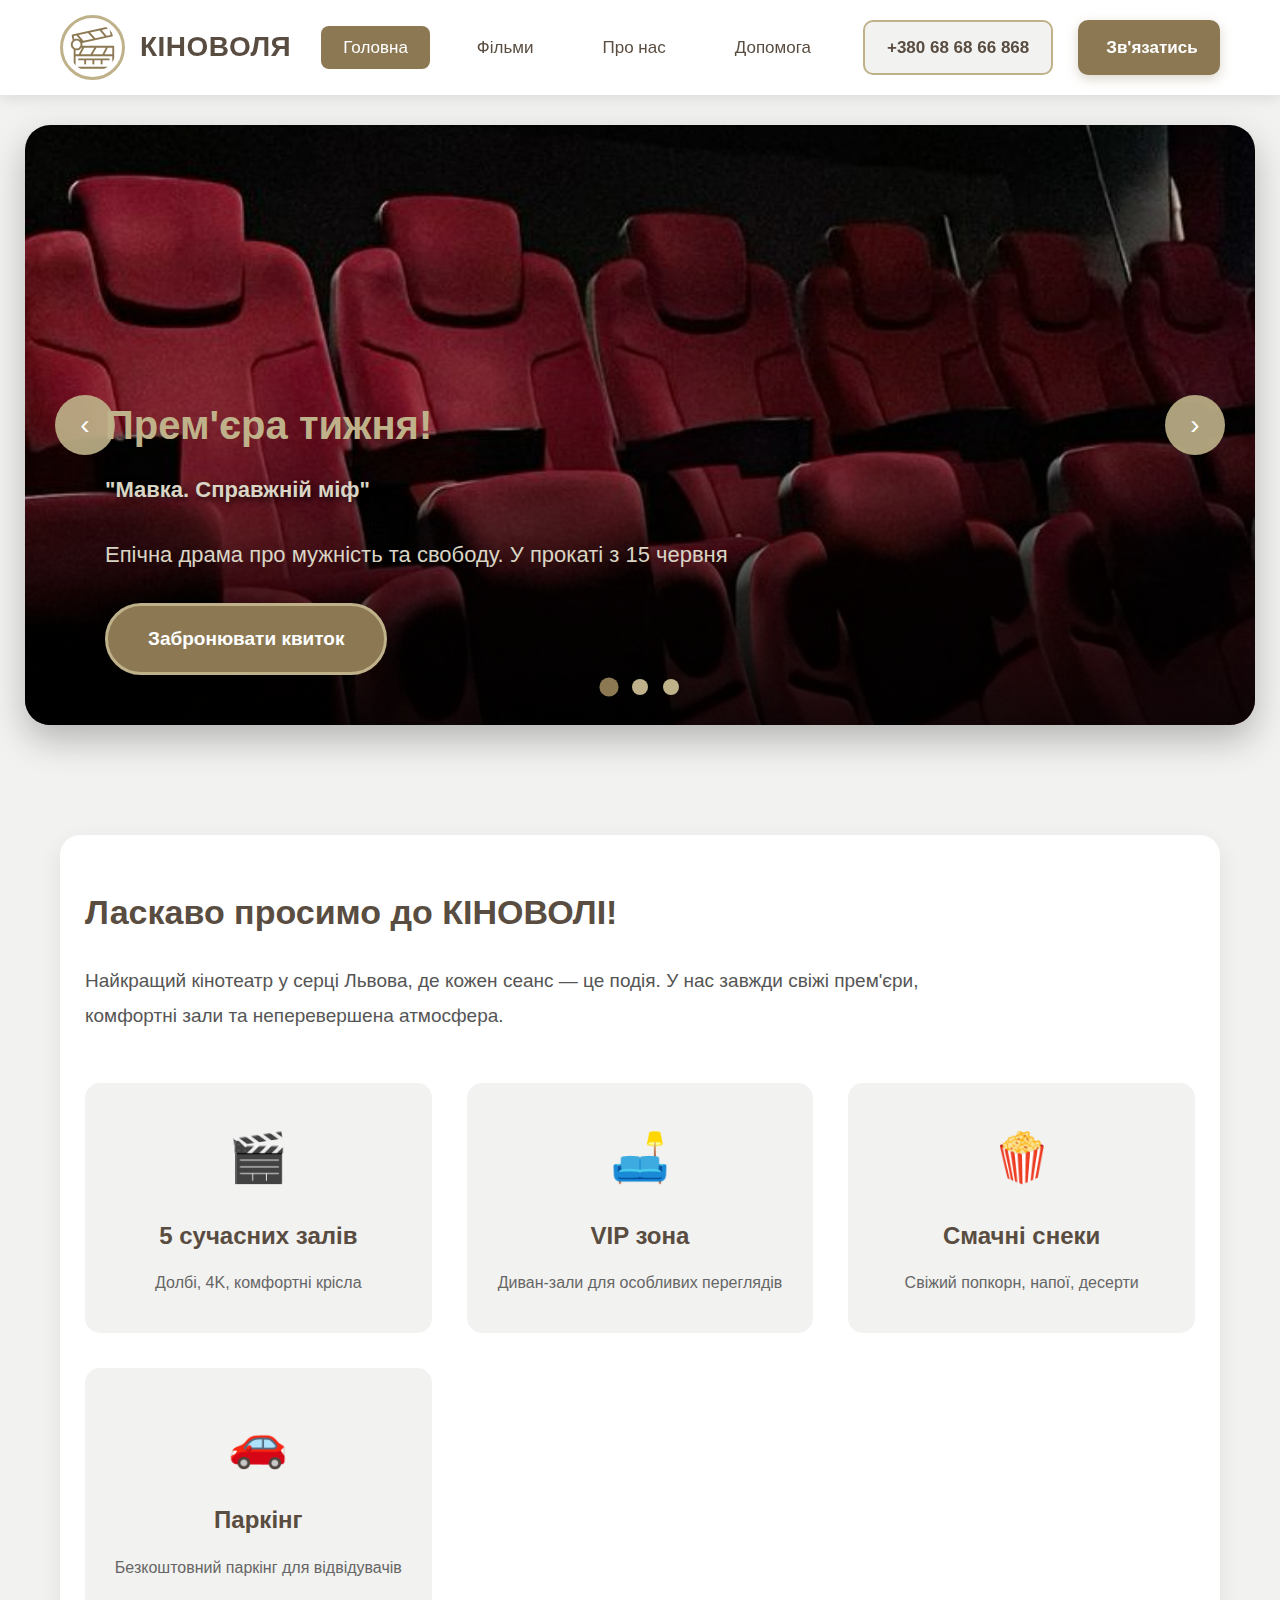
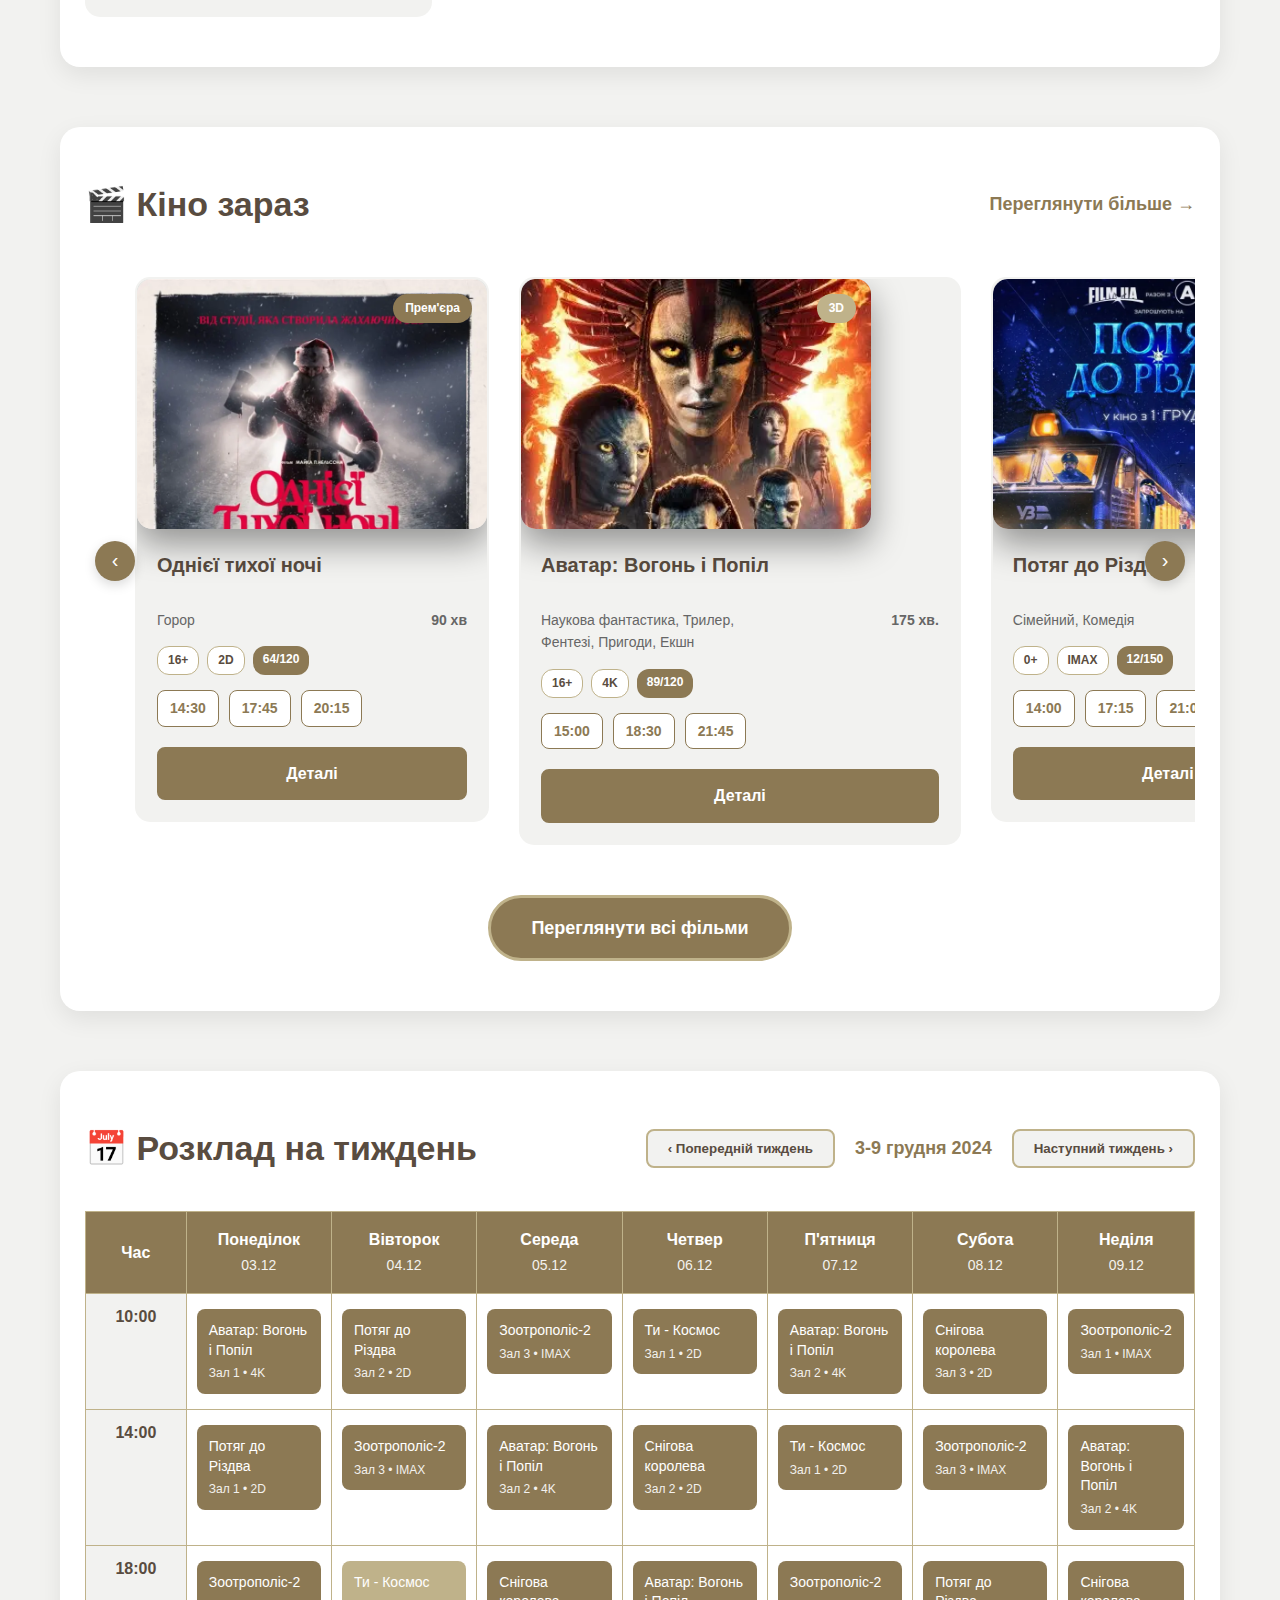
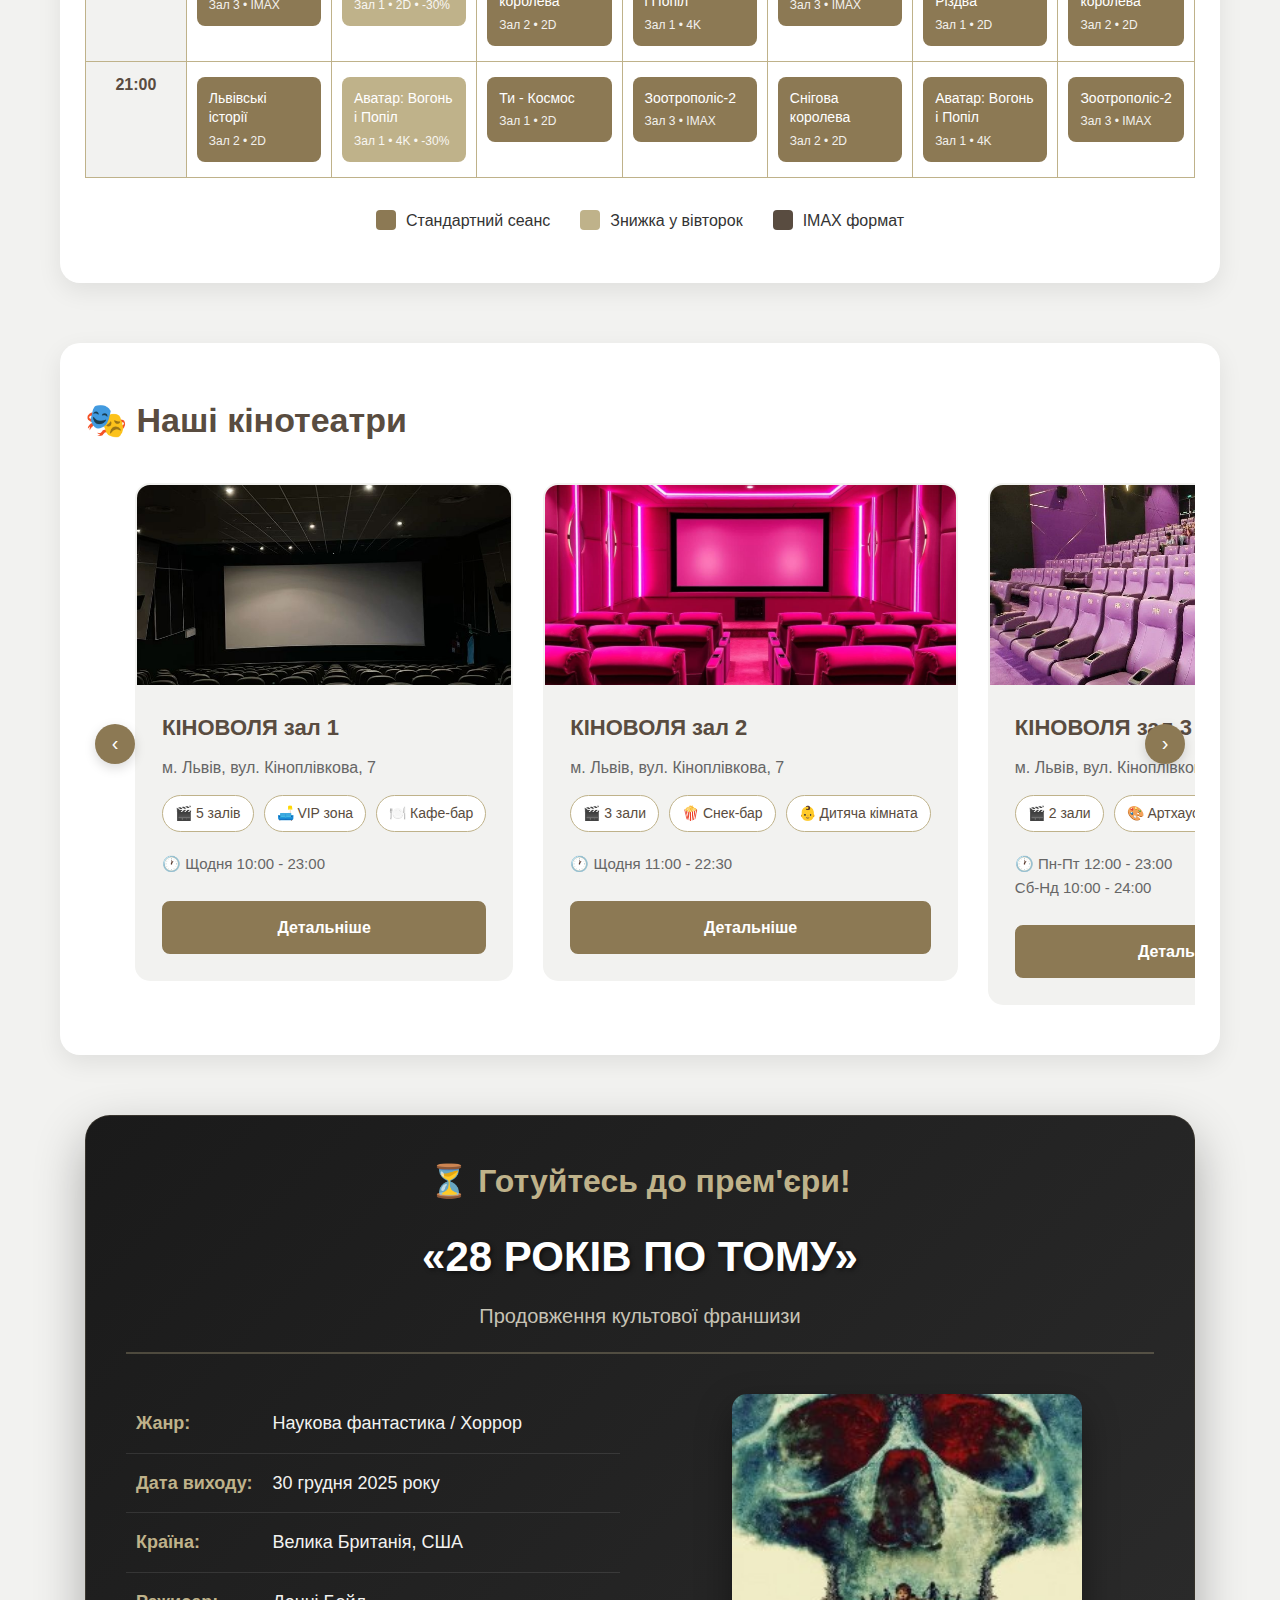
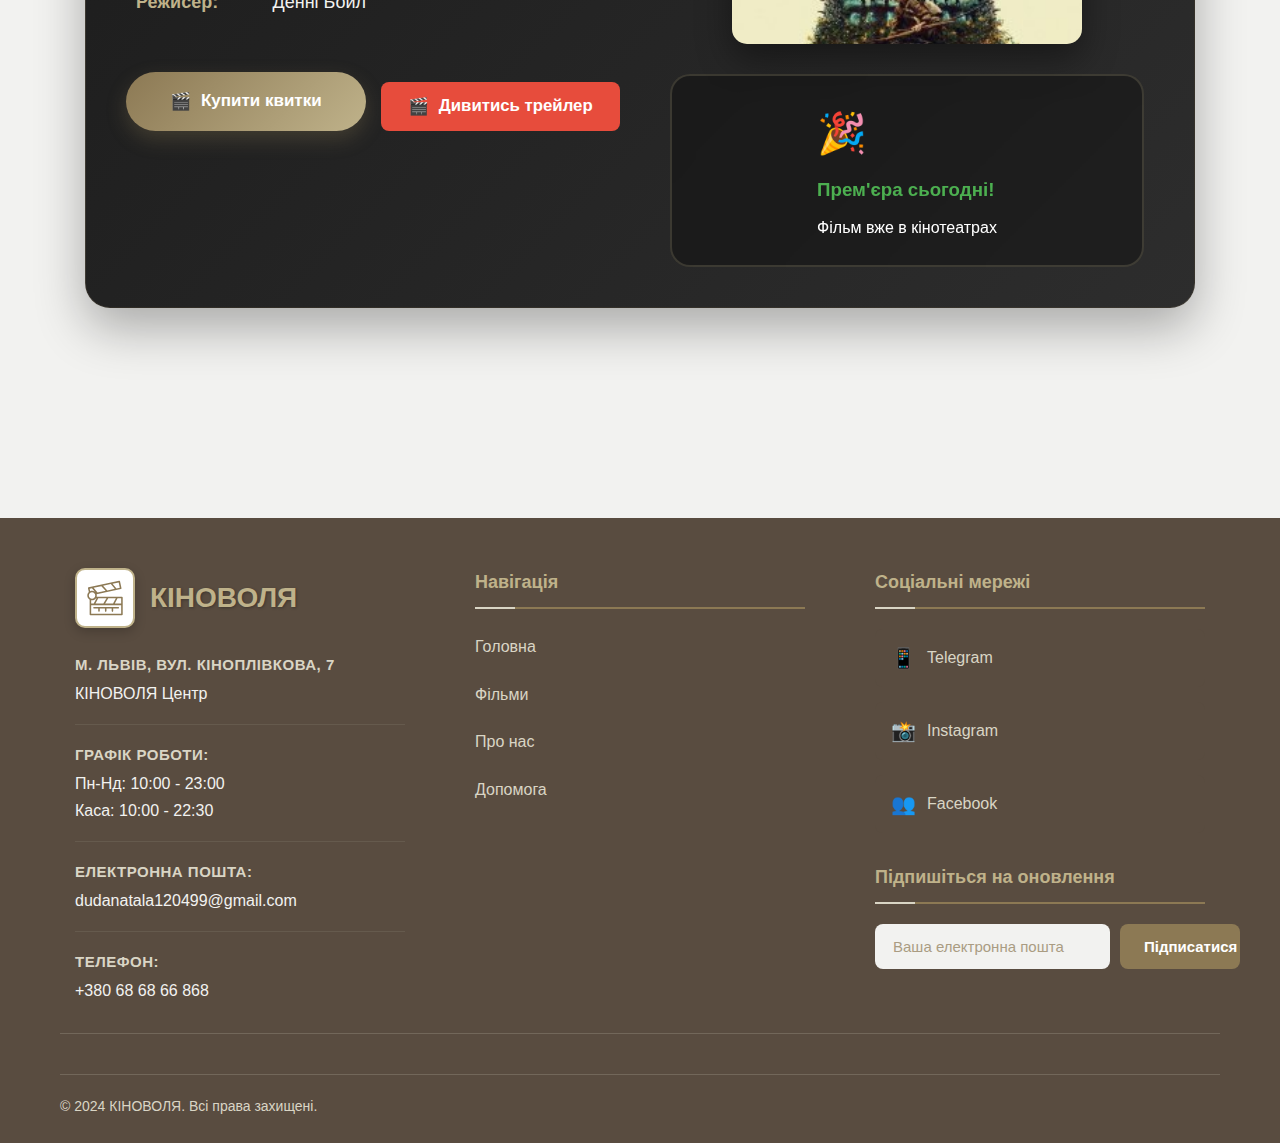
<file: index.html>
<!DOCTYPE html>
<html lang="uk">
<head>
    <meta charset="UTF-8">
    <meta name="viewport" content="width=device-width, initial-scale=1.0">
    <title>КІНОВОЛЯ - Кінотеатр у Львові</title>
    
    <!-- Фавіконки -->
    <link rel="icon" type="image/svg+xml" href="images/logo.svg">
    <link rel="shortcut icon" href="images/logo.svg" type="image/svg+xml">
    <link rel="apple-touch-icon" href="images/logo.svg">
    
    <link rel="stylesheet" href="css/style.css">
</head>
<body>
    <!-- Верхній хедер -->
    <header class="header">
        <div class="container">
            <div class="header-inner">
                <!-- Логотип -->
                <div class="logo">
                    <a href="index.html">
                        <img src="images/logo.svg" alt="КІНОВОЛЯ - Логотип" class="logo-img">
                        <h1>КІНОВОЛЯ</h1>
                    </a>
                </div>

                <!-- Навігація -->
                <nav class="nav">
                    <ul>
                        <li><a href="index.html" class="active">Головна</a></li>
                        <li><a href="index2.html">Фільми</a></li>
                        <li><a href="index3.html">Про нас</a></li>
                        <li><a href="index4.html">Допомога</a></li>
                    </ul>
                </nav>

                <!-- Телефон та кнопка -->
                <div class="header-actions">
                    <div class="phone-display">
                        +380 68 68 66 868
                    </div>
                    <div class="btn-contact-container">
                        <a href="index4.html#contact-form" class="btn-contact">
                            Зв'язатись
                        </a>
                    </div>
                </div>
            </div>
        </div>
    </header>

    <!-- Основний слайдер (банерний) -->
    <section class="hero-slider">
        <div class="container">
            <div class="slider-container">
                <div class="slider" id="mainSlider">
                    <!-- Слайд 1 -->
                    <div class="slide active">
                        <img src="images/photo1.jpg" alt="Кінотеатр КІНОВОЛЯ" class="slide-img">
                        <div class="slide-content">
                            <h2>Прем'єра тижня!</h2>
                            <p class="movie-title">"Мавка. Справжній міф"</p>
                            <p>Епічна драма про мужність та свободу. У прокаті з 15 червня</p>
                            <a href="index4.html=" class="btn-slider">Забронювати квиток</a>
                        </div>
                    </div>
                    
                    <!-- Слайд 2 -->
                    <div class="slide">
                        <img src="images/photo2.jpg" alt="4K кіно" class="slide-img">
                        <div class="slide-content">
                            <h2>Класика у новому форматі</h2>
                            <p class="movie-title">4K реставрація</p>
                            <p>Легендарні стрічки у якості, яку ви ще не бачили</p>
                            <a href="index1.html" class="btn-slider">Розклад сеансів</a>
                        </div>
                    </div>
                    
                    <!-- Слайд 3 -->
                    <div class="slide">
                        <img src="images/photo3.jpg" alt="Знижки у вівторок" class="slide-img">
                        <div class="slide-content">
                            <h2>Знижка 30%</h2>
                            <p class="movie-title">ВІВТОРКИ - КІНОДНІ</p>
                            <p>Щовівторка ексклюзивні сеанси зі знижкою для справжніх кіноманів</p>
                            <a href="index2.html" class="btn-slider">Обрати фільм</a>
                        </div>
                    </div>
                </div>
                
                <!-- Кнопки слайдера -->
                <button class="slider-btn prev-btn" onclick="prevSlide()">‹</button>
                <button class="slider-btn next-btn" onclick="nextSlide()">›</button>
                
                <!-- Точки слайдера -->
                <div class="slider-dots">
                    <span class="dot active" onclick="goToSlide(0)"></span>
                    <span class="dot" onclick="goToSlide(1)"></span>
                    <span class="dot" onclick="goToSlide(2)"></span>
                </div>
            </div>
        </div>
    </section>

    <!-- Основний контент -->
    <main class="main-content">
        <div class="container">
            <section class="welcome">
                <h2>Ласкаво просимо до КІНОВОЛІ!</h2>
                <p>Найкращий кінотеатр у серці Львова, де кожен сеанс — це подія. 
                   У нас завжди свіжі прем'єри, комфортні зали та неперевершена атмосфера.</p>
                
                <div class="features">
                    <div class="feature">
                        <div class="feature-icon">🎬</div>
                        <h3>5 сучасних залів</h3>
                        <p>Долбі, 4K, комфортні крісла</p>
                    </div>
                    <div class="feature">
                        <div class="feature-icon">🛋️</div>
                        <h3>VIP зона</h3>
                        <p>Диван-зали для особливих переглядів</p>
                    </div>
                    <div class="feature">
                        <div class="feature-icon">🍿</div>
                        <h3>Смачні снеки</h3>
                        <p>Свіжий попкорн, напої, десерти</p>
                    </div>
                    <div class="feature">
                        <div class="feature-icon">🚗</div>
                        <h3>Паркінг</h3>
                        <p>Безкоштовний паркінг для відвідувачів</p>
                    </div>
                </div>
            </section>

            <!-- Секція "Кіно зараз" -->
            <section class="now-playing">
                <div class="section-header">
                    <h2>🎬 Кіно зараз</h2>
                    <a href="index2.html" class="view-more">Переглянути більше →</a>
                </div>
                
                <div class="movies-slider-container">
                    <div class="movies-slider" id="moviesSlider">
                        <!-- Фільм 1 -->
                        <div class="movie-slide">
                            <div class="movie-card">
                                <div class="movie-poster">
                                    <img src="images/film1.jpg" alt="Однієї тихої ночі">
                                    <div class="movie-badge premiere">Прем'єра</div>
                                </div>
                                <div class="movie-info">
                                    <h3>Однієї тихої ночі</h3>
                                    <div class="movie-details">
                                        <span class="movie-genre">Горор</span>
                                        <span class="movie-duration">90 хв</span>
                                    </div>
                                    <div class="movie-tags">
                                        <span class="tag">16+</span>
                                        <span class="tag">2D</span>
                                        <span class="tag seats">64/120</span>
                                    </div>
                                    <div class="movie-showtimes">
                                        <span class="showtime">14:30</span>
                                        <span class="showtime">17:45</span>
                                        <span class="showtime">20:15</span>
                                    </div>
                                    <div class="movie-actions">
                                        <a href="index2.html#lion-heart" class="btn-movie-details">Деталі</a>
                                    </div>
                                </div>
                            </div>
                        </div>
                        
                        <!-- Фільм 2 -->
                        <div class="movie-slide">
                            <div class="movie-card">
                                <div class="movie-poster">
                                    <img src="images/film2.jpg" alt="Аватар: Вогонь і Попіл">
                                    <div class="movie-badge classic">3D</div>
                                </div>
                                <div class="movie-info">
                                    <h3>Аватар: Вогонь і Попіл</h3>
                                    <div class="movie-details">
                                        <span class="movie-genre">Наукова фантастика, Трилер, Фентезі, Пригоди, Екшн</span>
                                        <span class="movie-duration">175 хв.</span>
                                    </div>
                                    <div class="movie-tags">
                                        <span class="tag">16+</span>
                                        <span class="tag">4K</span>
                                        <span class="tag seats">89/120</span>
                                    </div>
                                    <div class="movie-showtimes">
                                        <span class="showtime">15:00</span>
                                        <span class="showtime">18:30</span>
                                        <span class="showtime">21:45</span>
                                    </div>
                                    <div class="movie-actions">
                                        <a href="index2.html#forrest-gump" class="btn-movie-details">Деталі</a>
                                    </div>
                                </div>
                            </div>
                        </div>

                        <!-- Фільм 3 -->
                        <div class="movie-slide">
                            <div class="movie-card">
                                <div class="movie-poster">
                                    <img src="images/film3.jpg" alt="Потяг до Різдва">
                                    <div class="movie-badge sci-fi">Sci-Fi</div>
                                </div>
                                <div class="movie-info">
                                    <h3>Потяг до Різдва</h3>
                                    <div class="movie-details">
                                        <span class="movie-genre">Сімейний, Комедія</span>
                                        <span class="movie-duration">90хв</span>
                                    </div>
                                    <div class="movie-tags">
                                        <span class="tag">0+</span>
                                        <span class="tag">IMAX</span>
                                        <span class="tag seats">12/150</span>
                                    </div>
                                    <div class="movie-showtimes">
                                        <span class="showtime">14:00</span>
                                        <span class="showtime">17:15</span>
                                        <span class="showtime">21:00</span>
                                    </div>
                                    <div class="movie-actions">
                                        <a href="index2.html#matrix" class="btn-movie-details">Деталі</a>
                                    </div>
                                </div>
                            </div>
                        </div>

                        
                        <!-- Фільм 4 -->
                        <div class="movie-slide">
                            <div class="movie-card">
                                <div class="movie-poster">
                                    <img src="images/film4.jpg" alt="Снігова королева">
                                    <div class="movie-badge sci-fi">Sci-Fi</div>
                                </div>
                                <div class="movie-info">
                                    <h3>Снігова королева</h3>
                                    <div class="movie-details">
                                        <span class="movie-genre">Анімація</span>
                                        <span class="movie-duration">85 хв.</span>
                                    </div>
                                    <div class="movie-tags">
                                        <span class="tag">18+</span>
                                        <span class="tag">IMAX</span>
                                        <span class="tag seats">102/150</span>
                                    </div>
                                    <div class="movie-showtimes">
                                        <span class="showtime">14:00</span>
                                        <span class="showtime">17:15</span>
                                        <span class="showtime">21:00</span>
                                    </div>
                                    <div class="movie-actions">
                                        <a href="index2.html#matrix" class="btn-movie-details">Деталі</a>
                                    </div>
                                </div>
                            </div>
                        </div>

                        <!-- Фільм 5 -->
                        <div class="movie-slide">
                            <div class="movie-card">
                                <div class="movie-poster">
                                    <img src="images/film5.jpg" alt="Ти - Космос">
                                    <div class="movie-badge sci-fi">Sci-Fi</div>
                                </div>
                                <div class="movie-info">
                                    <h3>Ти - Космос</h3>
                                    <div class="movie-details">
                                        <span class="movie-genre">
Драма, Комедія, Наукова фантастика</span>
                                        <span class="movie-duration">
102 хв</span>
                                    </div>
                                    <div class="movie-tags">
                                        <span class="tag">12+</span>
                                        <span class="tag">IMAX</span>
                                        <span class="tag seats">62/150</span>
                                    </div>
                                    <div class="movie-showtimes">
                                        <span class="showtime">14:00</span>
                                        <span class="showtime">17:15</span>
                                        <span class="showtime">21:00</span>
                                    </div>
                                    <div class="movie-actions">
                                        <a href="index2.html#matrix" class="btn-movie-details">Деталі</a>
                                    </div>
                                </div>
                            </div>
                        </div>

                        <!-- Фільм 6 -->
                        <div class="movie-slide">
                            <div class="movie-card">
                                <div class="movie-poster">
                                    <img src="images/film6.jpg" alt="Зоотрополіс-2">
                                    <div class="movie-badge sci-fi">3Д</div>
                                </div>
                                <div class="movie-info">
                                    <h3>Зоотрополіс-2</h3>
                                    <div class="movie-details">
                                        <span class="movie-genre">Сімейний, Пригоди, Анімація</span>
                                        <span class="movie-duration">108 хв</span>
                                    </div>
                                    <div class="movie-tags">
                                        <span class="tag">
0+</span>
                                        <span class="tag">3Д</span>
                                        <span class="tag seats">102/150</span>
                                    </div>
                                    <div class="movie-showtimes">
                                        <span class="showtime">14:00</span>
                                        <span class="showtime">17:15</span>
                                        <span class="showtime">21:00</span>
                                    </div>
                                    <div class="movie-actions">
                                        <a href="index2.html#matrix" class="btn-movie-details">Деталі</a>
                                    </div>
                                </div>
                            </div>
                        </div>
                        
                        
                    </div>
                    
                    <button class="movies-slider-btn prev-movie-btn" onclick="prevMovieSlide()">‹</button>
                    <button class="movies-slider-btn next-movie-btn" onclick="nextMovieSlide()">›</button>
                </div>
                
                <div class="view-all-container">
                    <a href="index2.html" class="view-all-btn">Переглянути всі фільми</a>
                </div>
            </section>

            <!-- Таблиця з графіком на тиждень -->
            <section class="schedule-section">
                <div class="section-header">
                    <h2>📅 Розклад на тиждень</h2>
                    <div class="week-navigation">
                        <button class="week-nav-btn" onclick="prevWeek()">‹ Попередній тиждень</button>
                        <span class="current-week">3-9 грудня 2024</span>
                        <button class="week-nav-btn" onclick="nextWeek()">Наступний тиждень ›</button>
                    </div>
                </div>
                
                <div class="schedule-table-container">
                    <table class="schedule-table">
                        <thead>
                            <tr>
                                <th>Час</th>
                                <th>Понеділок<br><span class="date">03.12</span></th>
                                <th>Вівторок<br><span class="date">04.12</span></th>
                                <th>Середа<br><span class="date">05.12</span></th>
                                <th>Четвер<br><span class="date">06.12</span></th>
                                <th>П'ятниця<br><span class="date">07.12</span></th>
                                <th>Субота<br><span class="date">08.12</span></th>
                                <th>Неділя<br><span class="date">09.12</span></th>
                            </tr>
                        </thead>
                        <tbody>
                            <tr>
                                <td class="time-slot">10:00</td>
                                <td><div class="schedule-movie" data-movie="forrest-gump">Аватар: Вогонь і Попіл<br><span>Зал 1 • 4K</span></div></td>
                                <td><div class="schedule-movie" data-movie="lviv-stories">Потяг до Різдва<br><span>Зал 2 • 2D</span></div></td>
                                <td><div class="schedule-movie" data-movie="matrix">Зоотрополіс-2<br><span>Зал 3 • IMAX</span></div></td>
                                <td><div class="schedule-movie" data-movie="lion-heart">Ти - Космос<br><span>Зал 1 • 2D</span></div></td>
                                <td><div class="schedule-movie" data-movie="forrest-gump">Аватар: Вогонь і Попіл<br><span>Зал 2 • 4K</span></div></td>
                                <td><div class="schedule-movie" data-movie="lviv-stories">Снігова королева<br><span>Зал 3 • 2D</span></div></td>
                                <td><div class="schedule-movie" data-movie="matrix">Зоотрополіс-2<br><span>Зал 1 • IMAX</span></div></td>
                            </tr>
                            <tr>
                                <td class="time-slot">14:00</td>
                                <td><div class="schedule-movie" data-movie="lion-heart">Потяг до Різдва<br><span>Зал 1 • 2D</span></div></td>
                                <td><div class="schedule-movie" data-movie="matrix">Зоотрополіс-2<br><span>Зал 3 • IMAX</span></div></td>
                                <td><div class="schedule-movie" data-movie="forrest-gump">Аватар: Вогонь і Попіл<br><span>Зал 2 • 4K</span></div></td>
                                <td><div class="schedule-movie" data-movie="lviv-stories">Снігова королева<br><span>Зал 2 • 2D</span></div></td>
                                <td><div class="schedule-movie" data-movie="lion-heart">Ти - Космос<br><span>Зал 1 • 2D</span></div></td>
                                <td><div class="schedule-movie" data-movie="matrix">Зоотрополіс-2<br><span>Зал 3 • IMAX</span></div></td>
                                <td><div class="schedule-movie" data-movie="forrest-gump">Аватар: Вогонь і Попіл<br><span>Зал 2 • 4K</span></div></td>
                            </tr>
                            <tr>
                                <td class="time-slot">18:00</td>
                                <td><div class="schedule-movie" data-movie="matrix">Зоотрополіс-2<br><span>Зал 3 • IMAX</span></div></td>
                                <td><div class="schedule-movie discount" data-movie="lion-heart">Ти - Космос<br><span>Зал 1 • 2D • -30%</span></div></td>
                                <td><div class="schedule-movie" data-movie="lviv-stories">Снігова королева<br><span>Зал 2 • 2D</span></div></td>
                                <td><div class="schedule-movie" data-movie="forrest-gump">Аватар: Вогонь і Попіл<br><span>Зал 1 • 4K</span></div></td>
                                <td><div class="schedule-movie" data-movie="matrix">Зоотрополіс-2<br><span>Зал 3 • IMAX</span></div></td>
                                <td><div class="schedule-movie" data-movie="lion-heart">Потяг до Різдва<br><span>Зал 1 • 2D</span></div></td>
                                <td><div class="schedule-movie" data-movie="lviv-stories">Снігова королева<br><span>Зал 2 • 2D</span></div></td>
                            </tr>
                            <tr>
                                <td class="time-slot">21:00</td>
                                <td><div class="schedule-movie" data-movie="lviv-stories">Львівські історії<br><span>Зал 2 • 2D</span></div></td>
                                <td><div class="schedule-movie discount" data-movie="forrest-gump">Аватар: Вогонь і Попіл<br><span>Зал 1 • 4K • -30%</span></div></td>
                                <td><div class="schedule-movie" data-movie="lion-heart">Ти - Космос<br><span>Зал 1 • 2D</span></div></td>
                                <td><div class="schedule-movie" data-movie="matrix">Зоотрополіс-2<br><span>Зал 3 • IMAX</span></div></td>
                                <td><div class="schedule-movie" data-movie="lviv-stories">Снігова королева<br><span>Зал 2 • 2D</span></div></td>
                                <td><div class="schedule-movie" data-movie="forrest-gump">Аватар: Вогонь і Попіл<br><span>Зал 1 • 4K</span></div></td>
                                <td><div class="schedule-movie" data-movie="matrix">Зоотрополіс-2<br><span>Зал 3 • IMAX</span></div></td>
                            </tr>
                        </tbody>
                    </table>
                </div>
                
                <div class="schedule-legend">
                    <div class="legend-item">
                        <span class="legend-color" style="background-color: #8C7954;"></span>
                        <span>Стандартний сеанс</span>
                    </div>
                    <div class="legend-item">
                        <span class="legend-color" style="background-color: #BFB28A;"></span>
                        <span>Знижка у вівторок</span>
                    </div>
                    <div class="legend-item">
                        <span class="legend-color" style="background-color: #594C40;"></span>
                        <span>IMAX формат</span>
                    </div>
                </div>
            </section>

            <!-- Слайдер "Наші кінотеатри" -->
            <section class="cinemas-slider-section">
                <div class="section-header">
                    <h2>🎭 Наші кінотеатри</h2>
                </div>
                
                <div class="cinemas-slider-container">
                    <div class="cinemas-slider" id="cinemasSlider">
                        <!-- Кінотеатр 1 -->
                        <div class="cinema-slide">
                            <div class="cinema-card">
                                <div class="cinema-image">
                                    <img src="images/cinema1.jpg" alt="КІНОВОЛЯ зал 1">
                                </div>
                                <div class="cinema-info">
                                    <h3>КІНОВОЛЯ зал 1</h3>
                                    <p class="cinema-address">м. Львів, вул. Кіноплівкова, 7</p>
                                    <div class="cinema-features">
                                        <span class="cinema-feature">🎬 5 залів</span>
                                        <span class="cinema-feature">🛋️ VIP зона</span>
                                        <span class="cinema-feature">🍽️ Кафе-бар</span>
                                    </div>
                                    <div class="cinema-hours">
                                        <p>🕐 Щодня 10:00 - 23:00</p>
                                    </div>
                                    <a href="index1.html?week-navigation" class="btn-cinema-details">Детальніше</a>
                                </div>
                            </div>
                        </div>
                        
                        <!-- Кінотеатр 2 -->
                        <div class="cinema-slide">
                            <div class="cinema-card">
                                <div class="cinema-image">
                                    <img src="images/cinema2.jpg" alt="КІНОВОЛЯ зал 2">
                                </div>
                                <div class="cinema-info">
                                    <h3>КІНОВОЛЯ зал 2</h3>
                                    <p class="cinema-address">м. Львів, вул. Кіноплівкова, 7</p>
                                    <div class="cinema-features">
                                        <span class="cinema-feature">🎬 3 зали</span>
                                        <span class="cinema-feature">🍿 Снек-бар</span>
                                        <span class="cinema-feature">👶 Дитяча кімната</span>
                                    </div>
                                    <div class="cinema-hours">
                                        <p>🕐 Щодня 11:00 - 22:30</p>
                                    </div>
                                    <a href="index1.html?week-navigation" class="btn-cinema-details">Детальніше</a>
                                </div>
                            </div>
                        </div>
                        
                        <!-- Кінотеатр 3 -->
                        <div class="cinema-slide">
                            <div class="cinema-card">
                                <div class="cinema-image">
                                    <img src="images/cinema3.jpg" alt="КІНОВОЛЯ зал 3">
                                </div>
                                <div class="cinema-info">
                                    <h3>КІНОВОЛЯ зал 3</h3>
                                    <p class="cinema-address">м. Львів, вул. Кіноплівкова, 7</p>
                                    <div class="cinema-features">
                                        <span class="cinema-feature">🎬 2 зали</span>
                                        <span class="cinema-feature">🎨 Артхаус кіно</span>
                                        <span class="cinema-feature">☕ Кав'ярня</span>
                                    </div>
                                    <div class="cinema-hours">
                                        <p>🕐 Пн-Пт 12:00 - 23:00<br>Сб-Нд 10:00 - 24:00</p>
                                    </div>
                                    <a href="index1.html?week-navigation" class="btn-cinema-details">Детальніше</a>
                                </div>
                            </div>
                        </div>
                        

                         
                        <!-- Кінотеатр 4 -->
                        <div class="cinema-slide">
                            <div class="cinema-card">
                                <div class="cinema-image">
                                    <img src="images/cinema4.jpg" alt="КІНОВОЛЯ зал 4">
                                </div>
                                <div class="cinema-info">
                                    <h3>КІНОВОЛЯ зал 4</h3>
                                    <p class="cinema-address">м. Львів, вул. Кіноплівкова, 7</p>
                                    <div class="cinema-features">
                                        <span class="cinema-feature">🍿 Снек-бар</span>
                                        <span class="cinema-feature">👶 Дитяча кімната</span>
                                    </div>
                                    <div class="cinema-hours">
                                        <p>🕐 Щодня 11:00 - 22:30</p>
                                    </div>
                                    <a href="index1.html?week-navigation" class="btn-cinema-details">Детальніше</a>
                                </div>
                            </div>
                        </div>

                         
                        <!-- Кінотеатр 5 -->
                        <div class="cinema-slide">
                            <div class="cinema-card">
                                <div class="cinema-image">
                                    <img src="images/cinema5.jpg" alt="КІНОВОЛЯ зал 5">
                                </div>
                                <div class="cinema-info">
                                    <h3>КІНОВОЛЯ зал 5</h3>
                                    <p class="cinema-address">м. Львів, вул. Кіноплівкова, 7</p>
                                    <div class="cinema-features">
                                        <span class="cinema-feature">🍿 каво-бар</span>
                                        <span class="cinema-feature">👶 Дитяча кімната</span>
                                    </div>
                                    <div class="cinema-hours">
                                        <p>🕐 Щодня 11:00 - 22:30</p>
                                    </div>
                                    <a href="index1.html?week-navigation" class="btn-cinema-details">Детальніше</a>
                                </div>
                            </div>
                        </div>

                         
                        <!-- Кінотеатр 6 -->
                        <div class="cinema-slide">
                            <div class="cinema-card">
                                <div class="cinema-image">
                                    <img src="images/cinema6.jpg" alt="КІНОВОЛЯ зал 6">
                                </div>
                                <div class="cinema-info">
                                    <h3>КІНОВОЛЯ зал 6</h3>
                                    <p class="cinema-address">м. Львів, вул. Кіноплівкова, 7</p>
                                    <div class="cinema-features">
                                        <span class="cinema-feature">🍿 Снек-бар</span>
                                        <span class="cinema-feature">👶 Дитяча кімната</span>
                                    </div>
                                    <div class="cinema-hours">
                                        <p>🕐 Щодня 11:00 - 22:30</p>
                                    </div>
                                    <a href="index1.html?week-navigation" class="btn-cinema-details">Детальніше</a>
                                </div>
                            </div>
                        </div>
                    </div>
                    
                    <button class="cinemas-slider-btn prev-cinema-btn" onclick="prevCinemaSlide()">‹</button>
                    <button class="cinemas-slider-btn next-cinema-btn" onclick="nextCinemaSlide()">›</button>
                </div>
            </section>

            <!-- Таймер до прем'єри -->
<section class="countdown-section">
    <div class="container">
        <div class="countdown-card">
            <div class="countdown-header">
                <h2>⏳ Готуйтесь до прем'єри!</h2>
                <div class="countdown-movie-info">
                    <h3>«28 РОКІВ ПО ТОМУ»</h3>
                    <p class="movie-subtitle">Продовження культової франшизи</p>
                </div>
            </div>
            
            <div class="countdown-content">
                <!-- Ліва частина: інформація про фільм -->
                <div class="countdown-info">
                    <table class="movie-details-table">
                        <tr>
                            <td class="detail-label">Жанр:</td>
                            <td class="detail-value">Наукова фантастика / Хоррор</td>
                        </tr>
                        <tr>
                            <td class="detail-label">Дата виходу:</td>
                            <td class="detail-value">30 грудня 2025 року</td>
                        </tr>
                        <tr>
                            <td class="detail-label">Країна:</td>
                            <td class="detail-value">Велика Британія, США</td>
                        </tr>
                        <tr>
                            <td class="detail-label">Режисер:</td>
                            <td class="detail-value">Денні Бойл</td>
                        </tr>
                    </table>
                    
                    <div class="countdown-actions">
                        <button class="btn-notify" onclick="setNotification()">
                            <span>📢</span> Повідомити про прем'єру
                        </button>
                        <button class="btn-trailer" onclick="showTrailer()">
                            <span>🎬</span> Дивитись трейлер
                        </button>
                    </div>
                </div>
                
                <!-- Права частина: зображення та таймер -->
                <div class="countdown-visual">
                    <div class="movie-poster">
                        <img src="images/photo6.jpg" alt="28 років по тому">
                    </div>
                    <div class="timer-wrapper">
                        <div class="timer-display">
                            <div class="timer-unit">
                                <div class="timer-number" id="days">26</div>
                                <div class="timer-label">днів</div>
                            </div>
                            <div class="timer-separator">:</div>
                            <div class="timer-unit">
                                <div class="timer-number" id="hours">02</div>
                                <div class="timer-label">годин</div>
                            </div>
                            <div class="timer-separator">:</div>
                            <div class="timer-unit">
                                <div class="timer-number" id="minutes">26</div>
                                <div class="timer-label">хвилин</div>
                            </div>
                            <div class="timer-separator">:</div>
                            <div class="timer-unit">
                                <div class="timer-number" id="seconds">44</div>
                                <div class="timer-label">секунд</div>
                            </div>
                        </div>
                    </div>
                </div>
            </div>
        </div>
    </div>
</section>
        </div>
    </main>

    <!-- Футер -->
    <footer class="footer">
        <div class="container">
            <!-- Верхня частина футера -->
            <div class="footer-top">
                <div class="footer-grid">
                    <!-- Колонка 1: Контактна інформація -->
                    <div class="footer-column">
                        <div class="footer-logo-section">
                            <img src="images/logo.svg" alt="КІНОВОЛЯ - Логотип" class="footer-logo-img">
                            <h2 class="footer-logo-text">КІНОВОЛЯ</h2>
                        </div>
                        
                        <div class="contact-info">
                            <div class="contact-item">
                                <div class="contact-label">м. Львів, вул. Кіноплівкова, 7</div>
                                <div class="contact-subtext">КІНОВОЛЯ Центр</div>
                            </div>
                            
                            <div class="contact-item">
                                <div class="contact-label">Графік роботи:</div>
                                <div class="contact-subtext">Пн-Нд: 10:00 - 23:00</div>
                                <div class="contact-subtext">Каса: 10:00 - 22:30</div>
                            </div>
                            
                            <div class="contact-item">
                                <div class="contact-label">Електронна пошта:</div>
                                <div class="contact-subtext">dudanatala120499@gmail.com</div>
                            </div>
                            
                            <div class="contact-item">
                                <div class="contact-label">Телефон:</div>
                                <div class="contact-subtext">+380 68 68 66 868</div>
                            </div>
                        </div>
                    </div>
                    
                    <!-- Колонка 2: Навігація -->
                    <div class="footer-column">
                        <h3 class="column-title">Навігація</h3>
                        <nav class="footer-nav">
                            <ul>
                                <li><a href="index1.html">Головна</a></li>
                                <li><a href="index2.html">Фільми</a></li>
                                <li><a href="index3.html">Про нас</a></li>
                                <li><a href="index4.html">Допомога</a></li>
                            </ul>
                        </nav>
                    </div>
                    
                    <!-- Колонка 3: Соціальні мережі та підписка -->
                    <div class="footer-column">
                        <h3 class="column-title">Соціальні мережі</h3>
                        <div class="social-links">
                            <a href="https://t.me/kinovolia_lviv" class="social-link" target="_blank">
                                <span class="social-icon">📱</span>
                                <span>Telegram</span>
                            </a>
                            <a href="https://www.instagram.com/nata__06_?igsh=MTJxaXdhenY0M2Iy" class="social-link" target="_blank">
                                <span class="social-icon">📸</span>
                                <span>Instagram</span>
                            </a>
                            <a href="https://www.facebook.com/share/14Xd4yDfCMg/?mibextid=wwXIfr" class="social-link" target="_blank">
                                <span class="social-icon">👥</span>
                                <span>Facebook</span>
                            </a>
                        </div>
                        
                        <div class="subscription-section">
                            <h3 class="column-title">Підпишіться на оновлення</h3>
                            <form class="subscription-form">
                                <input type="email" placeholder="Ваша електронна пошта" required>
                                <button type="submit">Підписатися</button>
                            </form>
                        </div>
                    </div>
                </div>
            </div>
            
            <!-- Нижня частина футера -->
            <div class="footer-bottom">
               
                    <div class="footer-bottom-left">
                        <p class="copyright">&copy; 2024 КІНОВОЛЯ. Всі права захищені.</p>
                    </div>
                   
               
            </div>
        </div>
    </footer>

    <script src="js/script.js"></script>
</body>

</html>
</file>
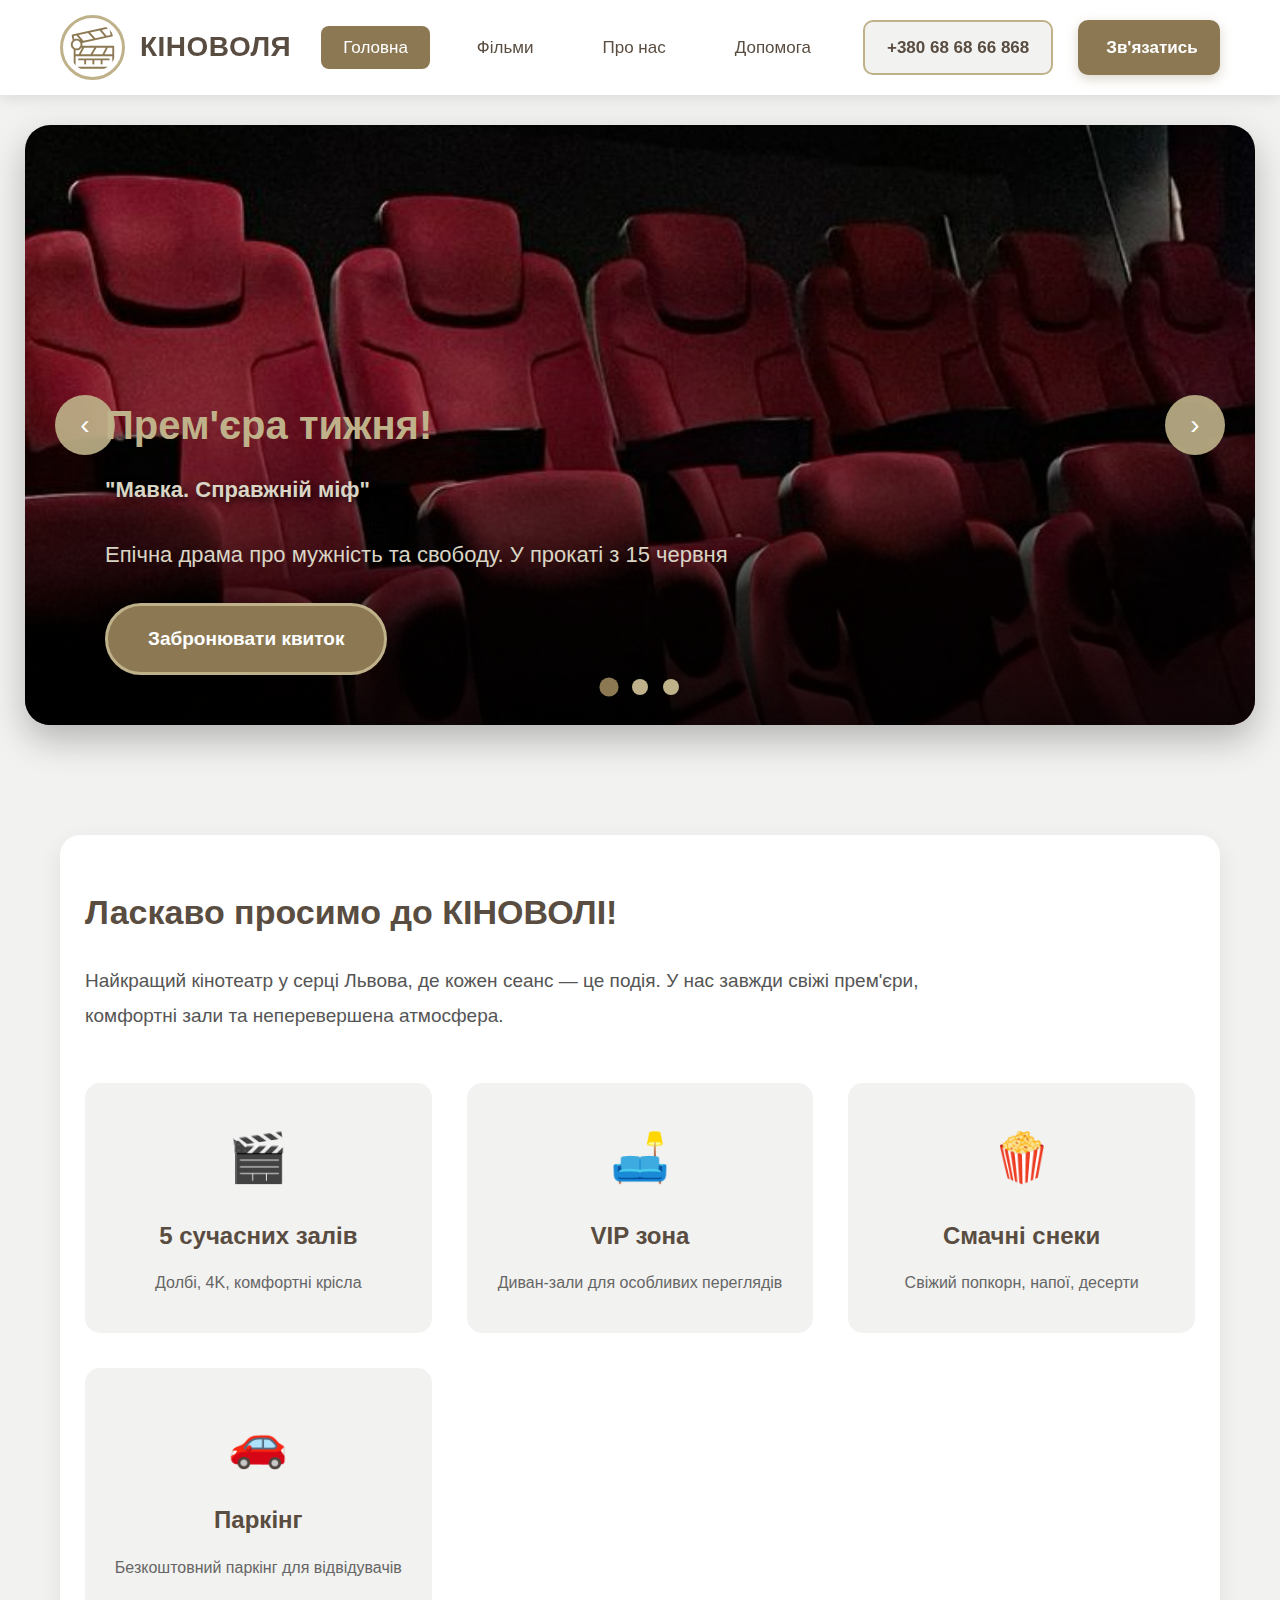
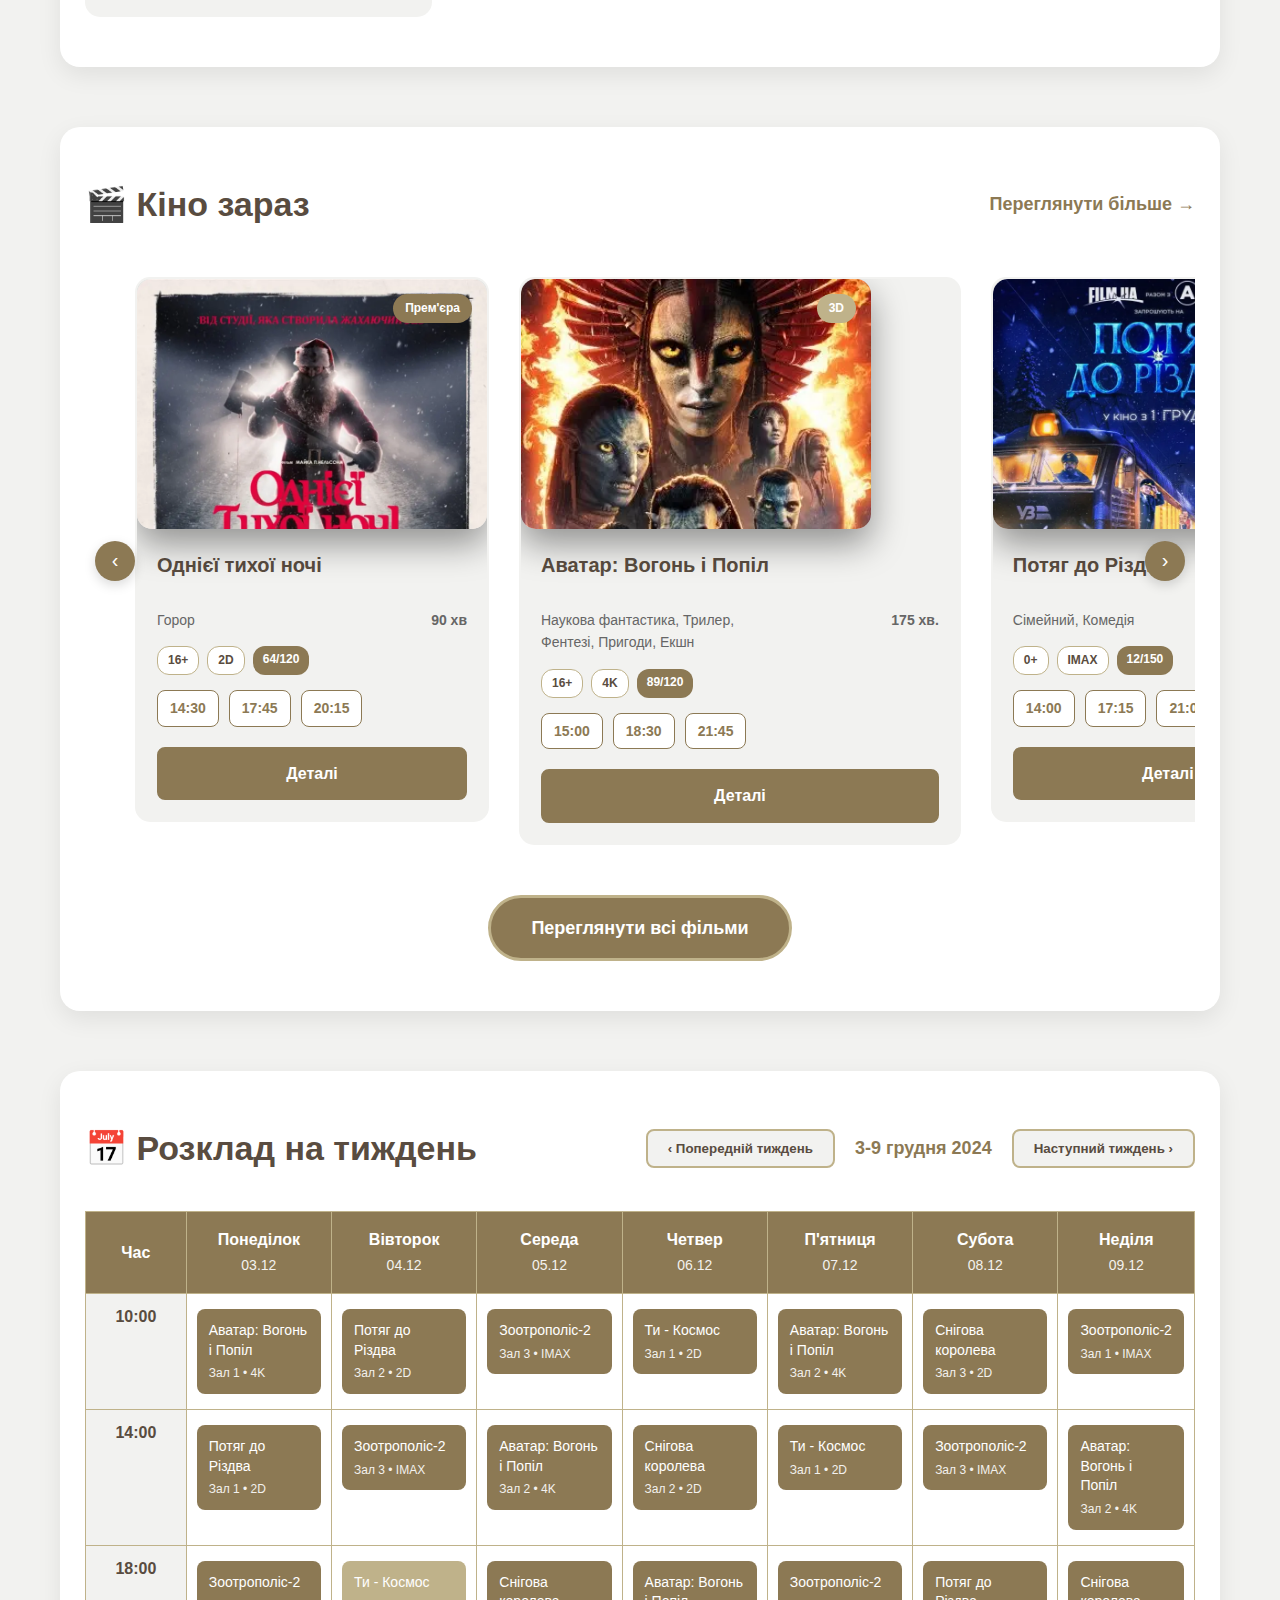
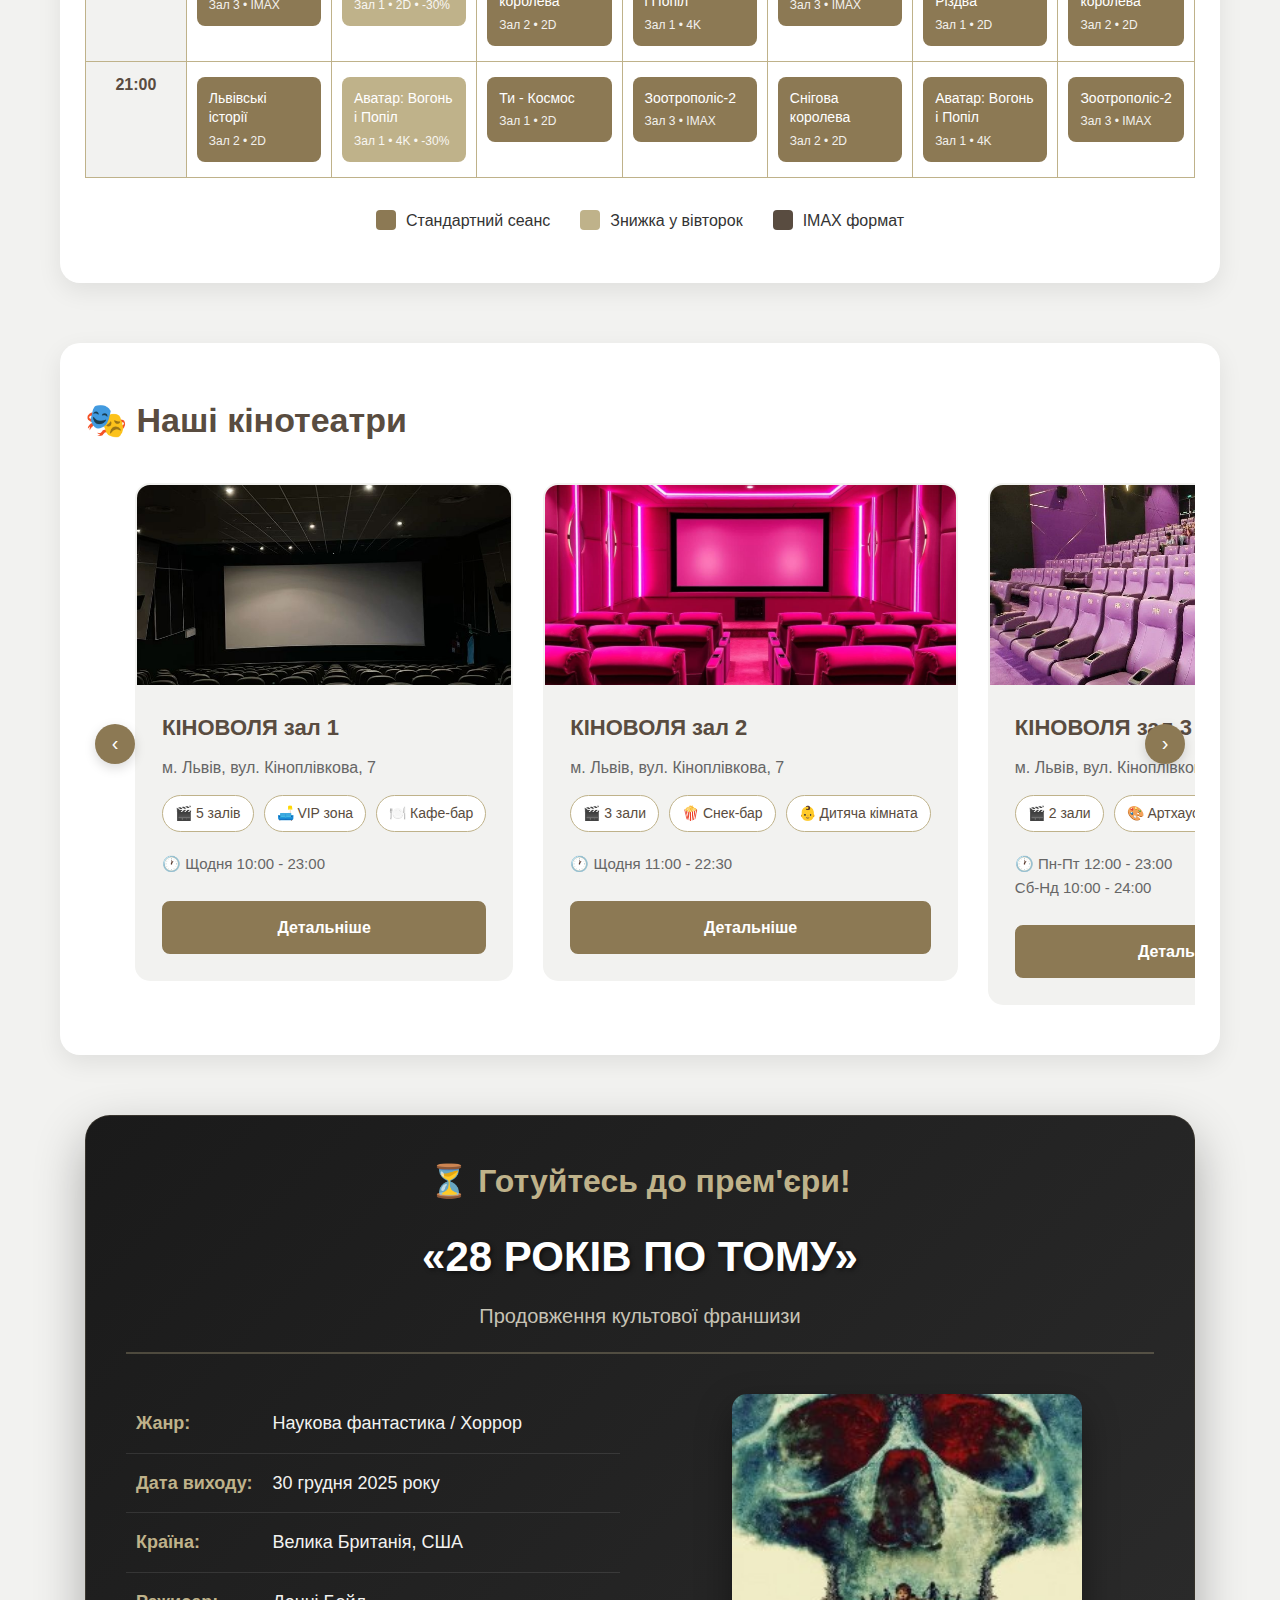
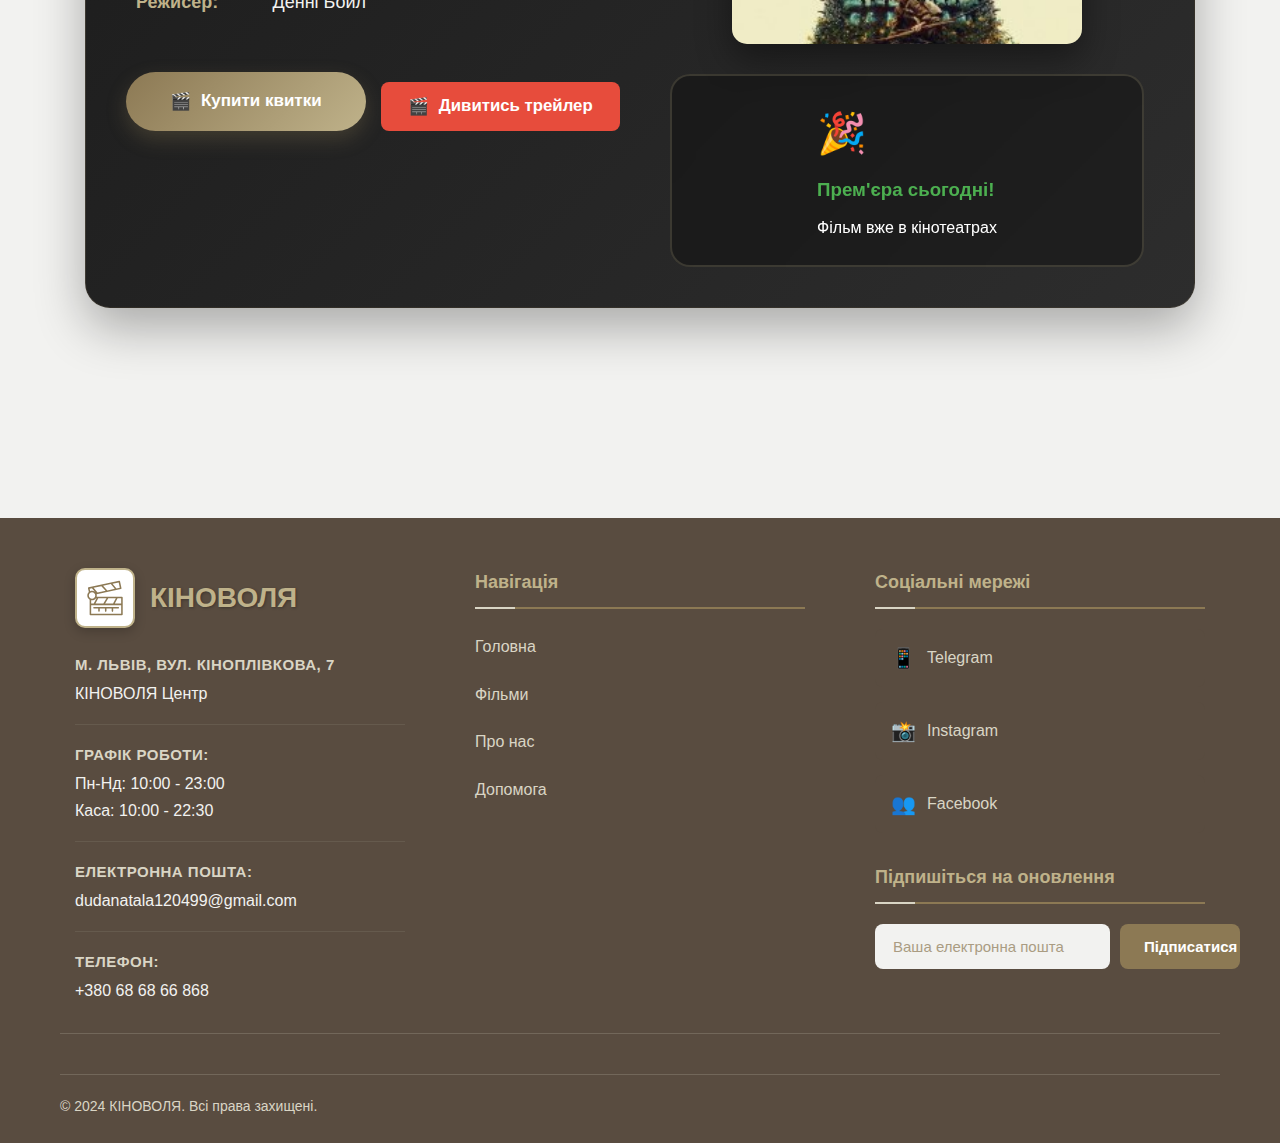
<file: index1.html>
<!DOCTYPE html>
<html lang="uk">
<head>
    <meta charset="UTF-8">
    <meta name="viewport" content="width=device-width, initial-scale=1.0">
    <title>КІНОВОЛЯ - Кінотеатр у Львові</title>
    
    <!-- Фавіконки -->
    <link rel="icon" type="image/svg+xml" href="images/logo.svg">
    <link rel="shortcut icon" href="images/logo.svg" type="image/svg+xml">
    <link rel="apple-touch-icon" href="images/logo.svg">
    
    <link rel="stylesheet" href="css/style.css">
</head>
<body>
    <!-- Верхній хедер -->
    <header class="header">
        <div class="container">
            <div class="header-inner">
                <!-- Логотип -->
                <div class="logo">
                    <a href="index1.html">
                        <img src="images/logo.svg" alt="КІНОВОЛЯ - Логотип" class="logo-img">
                        <h1>КІНОВОЛЯ</h1>
                    </a>
                </div>

                <!-- Навігація -->
                <nav class="nav">
                    <ul>
                        <li><a href="index1.html" class="active">Головна</a></li>
                        <li><a href="index2.html">Фільми</a></li>
                        <li><a href="index3.html">Про нас</a></li>
                        <li><a href="index4.html">Допомога</a></li>
                    </ul>
                </nav>

                <!-- Телефон та кнопка -->
                <div class="header-actions">
                    <div class="phone-display">
                        +380 68 68 66 868
                    </div>
                    <div class="btn-contact-container">
                        <a href="index4.html#contact-form" class="btn-contact">
                            Зв'язатись
                        </a>
                    </div>
                </div>
            </div>
        </div>
    </header>

    <!-- Основний слайдер (банерний) -->
    <section class="hero-slider">
        <div class="container">
            <div class="slider-container">
                <div class="slider" id="mainSlider">
                    <!-- Слайд 1 -->
                    <div class="slide active">
                        <img src="images/photo1.jpg" alt="Кінотеатр КІНОВОЛЯ" class="slide-img">
                        <div class="slide-content">
                            <h2>Прем'єра тижня!</h2>
                            <p class="movie-title">"Мавка. Справжній міф"</p>
                            <p>Епічна драма про мужність та свободу. У прокаті з 15 червня</p>
                            <a href="index4.html=" class="btn-slider">Забронювати квиток</a>
                        </div>
                    </div>
                    
                    <!-- Слайд 2 -->
                    <div class="slide">
                        <img src="images/photo2.jpg" alt="4K кіно" class="slide-img">
                        <div class="slide-content">
                            <h2>Класика у новому форматі</h2>
                            <p class="movie-title">4K реставрація</p>
                            <p>Легендарні стрічки у якості, яку ви ще не бачили</p>
                            <a href="index1.html" class="btn-slider">Розклад сеансів</a>
                        </div>
                    </div>
                    
                    <!-- Слайд 3 -->
                    <div class="slide">
                        <img src="images/photo3.jpg" alt="Знижки у вівторок" class="slide-img">
                        <div class="slide-content">
                            <h2>Знижка 30%</h2>
                            <p class="movie-title">ВІВТОРКИ - КІНОДНІ</p>
                            <p>Щовівторка ексклюзивні сеанси зі знижкою для справжніх кіноманів</p>
                            <a href="index2.html" class="btn-slider">Обрати фільм</a>
                        </div>
                    </div>
                </div>
                
                <!-- Кнопки слайдера -->
                <button class="slider-btn prev-btn" onclick="prevSlide()">‹</button>
                <button class="slider-btn next-btn" onclick="nextSlide()">›</button>
                
                <!-- Точки слайдера -->
                <div class="slider-dots">
                    <span class="dot active" onclick="goToSlide(0)"></span>
                    <span class="dot" onclick="goToSlide(1)"></span>
                    <span class="dot" onclick="goToSlide(2)"></span>
                </div>
            </div>
        </div>
    </section>

    <!-- Основний контент -->
    <main class="main-content">
        <div class="container">
            <section class="welcome">
                <h2>Ласкаво просимо до КІНОВОЛІ!</h2>
                <p>Найкращий кінотеатр у серці Львова, де кожен сеанс — це подія. 
                   У нас завжди свіжі прем'єри, комфортні зали та неперевершена атмосфера.</p>
                
                <div class="features">
                    <div class="feature">
                        <div class="feature-icon">🎬</div>
                        <h3>5 сучасних залів</h3>
                        <p>Долбі, 4K, комфортні крісла</p>
                    </div>
                    <div class="feature">
                        <div class="feature-icon">🛋️</div>
                        <h3>VIP зона</h3>
                        <p>Диван-зали для особливих переглядів</p>
                    </div>
                    <div class="feature">
                        <div class="feature-icon">🍿</div>
                        <h3>Смачні снеки</h3>
                        <p>Свіжий попкорн, напої, десерти</p>
                    </div>
                    <div class="feature">
                        <div class="feature-icon">🚗</div>
                        <h3>Паркінг</h3>
                        <p>Безкоштовний паркінг для відвідувачів</p>
                    </div>
                </div>
            </section>

            <!-- Секція "Кіно зараз" -->
            <section class="now-playing">
                <div class="section-header">
                    <h2>🎬 Кіно зараз</h2>
                    <a href="index2.html" class="view-more">Переглянути більше →</a>
                </div>
                
                <div class="movies-slider-container">
                    <div class="movies-slider" id="moviesSlider">
                        <!-- Фільм 1 -->
                        <div class="movie-slide">
                            <div class="movie-card">
                                <div class="movie-poster">
                                    <img src="images/film1.jpg" alt="Однієї тихої ночі">
                                    <div class="movie-badge premiere">Прем'єра</div>
                                </div>
                                <div class="movie-info">
                                    <h3>Однієї тихої ночі</h3>
                                    <div class="movie-details">
                                        <span class="movie-genre">Горор</span>
                                        <span class="movie-duration">90 хв</span>
                                    </div>
                                    <div class="movie-tags">
                                        <span class="tag">16+</span>
                                        <span class="tag">2D</span>
                                        <span class="tag seats">64/120</span>
                                    </div>
                                    <div class="movie-showtimes">
                                        <span class="showtime">14:30</span>
                                        <span class="showtime">17:45</span>
                                        <span class="showtime">20:15</span>
                                    </div>
                                    <div class="movie-actions">
                                        <a href="index2.html#lion-heart" class="btn-movie-details">Деталі</a>
                                    </div>
                                </div>
                            </div>
                        </div>
                        
                        <!-- Фільм 2 -->
                        <div class="movie-slide">
                            <div class="movie-card">
                                <div class="movie-poster">
                                    <img src="images/film2.jpg" alt="Аватар: Вогонь і Попіл">
                                    <div class="movie-badge classic">3D</div>
                                </div>
                                <div class="movie-info">
                                    <h3>Аватар: Вогонь і Попіл</h3>
                                    <div class="movie-details">
                                        <span class="movie-genre">Наукова фантастика, Трилер, Фентезі, Пригоди, Екшн</span>
                                        <span class="movie-duration">175 хв.</span>
                                    </div>
                                    <div class="movie-tags">
                                        <span class="tag">16+</span>
                                        <span class="tag">4K</span>
                                        <span class="tag seats">89/120</span>
                                    </div>
                                    <div class="movie-showtimes">
                                        <span class="showtime">15:00</span>
                                        <span class="showtime">18:30</span>
                                        <span class="showtime">21:45</span>
                                    </div>
                                    <div class="movie-actions">
                                        <a href="index2.html#forrest-gump" class="btn-movie-details">Деталі</a>
                                    </div>
                                </div>
                            </div>
                        </div>

                        <!-- Фільм 3 -->
                        <div class="movie-slide">
                            <div class="movie-card">
                                <div class="movie-poster">
                                    <img src="images/film3.jpg" alt="Потяг до Різдва">
                                    <div class="movie-badge sci-fi">Sci-Fi</div>
                                </div>
                                <div class="movie-info">
                                    <h3>Потяг до Різдва</h3>
                                    <div class="movie-details">
                                        <span class="movie-genre">Сімейний, Комедія</span>
                                        <span class="movie-duration">90хв</span>
                                    </div>
                                    <div class="movie-tags">
                                        <span class="tag">0+</span>
                                        <span class="tag">IMAX</span>
                                        <span class="tag seats">12/150</span>
                                    </div>
                                    <div class="movie-showtimes">
                                        <span class="showtime">14:00</span>
                                        <span class="showtime">17:15</span>
                                        <span class="showtime">21:00</span>
                                    </div>
                                    <div class="movie-actions">
                                        <a href="index2.html#matrix" class="btn-movie-details">Деталі</a>
                                    </div>
                                </div>
                            </div>
                        </div>

                        
                        <!-- Фільм 4 -->
                        <div class="movie-slide">
                            <div class="movie-card">
                                <div class="movie-poster">
                                    <img src="images/film4.jpg" alt="Снігова королева">
                                    <div class="movie-badge sci-fi">Sci-Fi</div>
                                </div>
                                <div class="movie-info">
                                    <h3>Снігова королева</h3>
                                    <div class="movie-details">
                                        <span class="movie-genre">Анімація</span>
                                        <span class="movie-duration">85 хв.</span>
                                    </div>
                                    <div class="movie-tags">
                                        <span class="tag">18+</span>
                                        <span class="tag">IMAX</span>
                                        <span class="tag seats">102/150</span>
                                    </div>
                                    <div class="movie-showtimes">
                                        <span class="showtime">14:00</span>
                                        <span class="showtime">17:15</span>
                                        <span class="showtime">21:00</span>
                                    </div>
                                    <div class="movie-actions">
                                        <a href="index2.html#matrix" class="btn-movie-details">Деталі</a>
                                    </div>
                                </div>
                            </div>
                        </div>

                        <!-- Фільм 5 -->
                        <div class="movie-slide">
                            <div class="movie-card">
                                <div class="movie-poster">
                                    <img src="images/film5.jpg" alt="Ти - Космос">
                                    <div class="movie-badge sci-fi">Sci-Fi</div>
                                </div>
                                <div class="movie-info">
                                    <h3>Ти - Космос</h3>
                                    <div class="movie-details">
                                        <span class="movie-genre">
Драма, Комедія, Наукова фантастика</span>
                                        <span class="movie-duration">
102 хв</span>
                                    </div>
                                    <div class="movie-tags">
                                        <span class="tag">12+</span>
                                        <span class="tag">IMAX</span>
                                        <span class="tag seats">62/150</span>
                                    </div>
                                    <div class="movie-showtimes">
                                        <span class="showtime">14:00</span>
                                        <span class="showtime">17:15</span>
                                        <span class="showtime">21:00</span>
                                    </div>
                                    <div class="movie-actions">
                                        <a href="index2.html#matrix" class="btn-movie-details">Деталі</a>
                                    </div>
                                </div>
                            </div>
                        </div>

                        <!-- Фільм 6 -->
                        <div class="movie-slide">
                            <div class="movie-card">
                                <div class="movie-poster">
                                    <img src="images/film6.jpg" alt="Зоотрополіс-2">
                                    <div class="movie-badge sci-fi">3Д</div>
                                </div>
                                <div class="movie-info">
                                    <h3>Зоотрополіс-2</h3>
                                    <div class="movie-details">
                                        <span class="movie-genre">Сімейний, Пригоди, Анімація</span>
                                        <span class="movie-duration">108 хв</span>
                                    </div>
                                    <div class="movie-tags">
                                        <span class="tag">
0+</span>
                                        <span class="tag">3Д</span>
                                        <span class="tag seats">102/150</span>
                                    </div>
                                    <div class="movie-showtimes">
                                        <span class="showtime">14:00</span>
                                        <span class="showtime">17:15</span>
                                        <span class="showtime">21:00</span>
                                    </div>
                                    <div class="movie-actions">
                                        <a href="index2.html#matrix" class="btn-movie-details">Деталі</a>
                                    </div>
                                </div>
                            </div>
                        </div>
                        
                        
                    </div>
                    
                    <button class="movies-slider-btn prev-movie-btn" onclick="prevMovieSlide()">‹</button>
                    <button class="movies-slider-btn next-movie-btn" onclick="nextMovieSlide()">›</button>
                </div>
                
                <div class="view-all-container">
                    <a href="index2.html" class="view-all-btn">Переглянути всі фільми</a>
                </div>
            </section>

            <!-- Таблиця з графіком на тиждень -->
            <section class="schedule-section">
                <div class="section-header">
                    <h2>📅 Розклад на тиждень</h2>
                    <div class="week-navigation">
                        <button class="week-nav-btn" onclick="prevWeek()">‹ Попередній тиждень</button>
                        <span class="current-week">3-9 грудня 2024</span>
                        <button class="week-nav-btn" onclick="nextWeek()">Наступний тиждень ›</button>
                    </div>
                </div>
                
                <div class="schedule-table-container">
                    <table class="schedule-table">
                        <thead>
                            <tr>
                                <th>Час</th>
                                <th>Понеділок<br><span class="date">03.12</span></th>
                                <th>Вівторок<br><span class="date">04.12</span></th>
                                <th>Середа<br><span class="date">05.12</span></th>
                                <th>Четвер<br><span class="date">06.12</span></th>
                                <th>П'ятниця<br><span class="date">07.12</span></th>
                                <th>Субота<br><span class="date">08.12</span></th>
                                <th>Неділя<br><span class="date">09.12</span></th>
                            </tr>
                        </thead>
                        <tbody>
                            <tr>
                                <td class="time-slot">10:00</td>
                                <td><div class="schedule-movie" data-movie="forrest-gump">Аватар: Вогонь і Попіл<br><span>Зал 1 • 4K</span></div></td>
                                <td><div class="schedule-movie" data-movie="lviv-stories">Потяг до Різдва<br><span>Зал 2 • 2D</span></div></td>
                                <td><div class="schedule-movie" data-movie="matrix">Зоотрополіс-2<br><span>Зал 3 • IMAX</span></div></td>
                                <td><div class="schedule-movie" data-movie="lion-heart">Ти - Космос<br><span>Зал 1 • 2D</span></div></td>
                                <td><div class="schedule-movie" data-movie="forrest-gump">Аватар: Вогонь і Попіл<br><span>Зал 2 • 4K</span></div></td>
                                <td><div class="schedule-movie" data-movie="lviv-stories">Снігова королева<br><span>Зал 3 • 2D</span></div></td>
                                <td><div class="schedule-movie" data-movie="matrix">Зоотрополіс-2<br><span>Зал 1 • IMAX</span></div></td>
                            </tr>
                            <tr>
                                <td class="time-slot">14:00</td>
                                <td><div class="schedule-movie" data-movie="lion-heart">Потяг до Різдва<br><span>Зал 1 • 2D</span></div></td>
                                <td><div class="schedule-movie" data-movie="matrix">Зоотрополіс-2<br><span>Зал 3 • IMAX</span></div></td>
                                <td><div class="schedule-movie" data-movie="forrest-gump">Аватар: Вогонь і Попіл<br><span>Зал 2 • 4K</span></div></td>
                                <td><div class="schedule-movie" data-movie="lviv-stories">Снігова королева<br><span>Зал 2 • 2D</span></div></td>
                                <td><div class="schedule-movie" data-movie="lion-heart">Ти - Космос<br><span>Зал 1 • 2D</span></div></td>
                                <td><div class="schedule-movie" data-movie="matrix">Зоотрополіс-2<br><span>Зал 3 • IMAX</span></div></td>
                                <td><div class="schedule-movie" data-movie="forrest-gump">Аватар: Вогонь і Попіл<br><span>Зал 2 • 4K</span></div></td>
                            </tr>
                            <tr>
                                <td class="time-slot">18:00</td>
                                <td><div class="schedule-movie" data-movie="matrix">Зоотрополіс-2<br><span>Зал 3 • IMAX</span></div></td>
                                <td><div class="schedule-movie discount" data-movie="lion-heart">Ти - Космос<br><span>Зал 1 • 2D • -30%</span></div></td>
                                <td><div class="schedule-movie" data-movie="lviv-stories">Снігова королева<br><span>Зал 2 • 2D</span></div></td>
                                <td><div class="schedule-movie" data-movie="forrest-gump">Аватар: Вогонь і Попіл<br><span>Зал 1 • 4K</span></div></td>
                                <td><div class="schedule-movie" data-movie="matrix">Зоотрополіс-2<br><span>Зал 3 • IMAX</span></div></td>
                                <td><div class="schedule-movie" data-movie="lion-heart">Потяг до Різдва<br><span>Зал 1 • 2D</span></div></td>
                                <td><div class="schedule-movie" data-movie="lviv-stories">Снігова королева<br><span>Зал 2 • 2D</span></div></td>
                            </tr>
                            <tr>
                                <td class="time-slot">21:00</td>
                                <td><div class="schedule-movie" data-movie="lviv-stories">Львівські історії<br><span>Зал 2 • 2D</span></div></td>
                                <td><div class="schedule-movie discount" data-movie="forrest-gump">Аватар: Вогонь і Попіл<br><span>Зал 1 • 4K • -30%</span></div></td>
                                <td><div class="schedule-movie" data-movie="lion-heart">Ти - Космос<br><span>Зал 1 • 2D</span></div></td>
                                <td><div class="schedule-movie" data-movie="matrix">Зоотрополіс-2<br><span>Зал 3 • IMAX</span></div></td>
                                <td><div class="schedule-movie" data-movie="lviv-stories">Снігова королева<br><span>Зал 2 • 2D</span></div></td>
                                <td><div class="schedule-movie" data-movie="forrest-gump">Аватар: Вогонь і Попіл<br><span>Зал 1 • 4K</span></div></td>
                                <td><div class="schedule-movie" data-movie="matrix">Зоотрополіс-2<br><span>Зал 3 • IMAX</span></div></td>
                            </tr>
                        </tbody>
                    </table>
                </div>
                
                <div class="schedule-legend">
                    <div class="legend-item">
                        <span class="legend-color" style="background-color: #8C7954;"></span>
                        <span>Стандартний сеанс</span>
                    </div>
                    <div class="legend-item">
                        <span class="legend-color" style="background-color: #BFB28A;"></span>
                        <span>Знижка у вівторок</span>
                    </div>
                    <div class="legend-item">
                        <span class="legend-color" style="background-color: #594C40;"></span>
                        <span>IMAX формат</span>
                    </div>
                </div>
            </section>

            <!-- Слайдер "Наші кінотеатри" -->
            <section class="cinemas-slider-section">
                <div class="section-header">
                    <h2>🎭 Наші кінотеатри</h2>
                </div>
                
                <div class="cinemas-slider-container">
                    <div class="cinemas-slider" id="cinemasSlider">
                        <!-- Кінотеатр 1 -->
                        <div class="cinema-slide">
                            <div class="cinema-card">
                                <div class="cinema-image">
                                    <img src="images/cinema1.jpg" alt="КІНОВОЛЯ зал 1">
                                </div>
                                <div class="cinema-info">
                                    <h3>КІНОВОЛЯ зал 1</h3>
                                    <p class="cinema-address">м. Львів, вул. Кіноплівкова, 7</p>
                                    <div class="cinema-features">
                                        <span class="cinema-feature">🎬 5 залів</span>
                                        <span class="cinema-feature">🛋️ VIP зона</span>
                                        <span class="cinema-feature">🍽️ Кафе-бар</span>
                                    </div>
                                    <div class="cinema-hours">
                                        <p>🕐 Щодня 10:00 - 23:00</p>
                                    </div>
                                    <a href="index1.html?week-navigation" class="btn-cinema-details">Детальніше</a>
                                </div>
                            </div>
                        </div>
                        
                        <!-- Кінотеатр 2 -->
                        <div class="cinema-slide">
                            <div class="cinema-card">
                                <div class="cinema-image">
                                    <img src="images/cinema2.jpg" alt="КІНОВОЛЯ зал 2">
                                </div>
                                <div class="cinema-info">
                                    <h3>КІНОВОЛЯ зал 2</h3>
                                    <p class="cinema-address">м. Львів, вул. Кіноплівкова, 7</p>
                                    <div class="cinema-features">
                                        <span class="cinema-feature">🎬 3 зали</span>
                                        <span class="cinema-feature">🍿 Снек-бар</span>
                                        <span class="cinema-feature">👶 Дитяча кімната</span>
                                    </div>
                                    <div class="cinema-hours">
                                        <p>🕐 Щодня 11:00 - 22:30</p>
                                    </div>
                                    <a href="index1.html?week-navigation" class="btn-cinema-details">Детальніше</a>
                                </div>
                            </div>
                        </div>
                        
                        <!-- Кінотеатр 3 -->
                        <div class="cinema-slide">
                            <div class="cinema-card">
                                <div class="cinema-image">
                                    <img src="images/cinema3.jpg" alt="КІНОВОЛЯ зал 3">
                                </div>
                                <div class="cinema-info">
                                    <h3>КІНОВОЛЯ зал 3</h3>
                                    <p class="cinema-address">м. Львів, вул. Кіноплівкова, 7</p>
                                    <div class="cinema-features">
                                        <span class="cinema-feature">🎬 2 зали</span>
                                        <span class="cinema-feature">🎨 Артхаус кіно</span>
                                        <span class="cinema-feature">☕ Кав'ярня</span>
                                    </div>
                                    <div class="cinema-hours">
                                        <p>🕐 Пн-Пт 12:00 - 23:00<br>Сб-Нд 10:00 - 24:00</p>
                                    </div>
                                    <a href="index1.html?week-navigation" class="btn-cinema-details">Детальніше</a>
                                </div>
                            </div>
                        </div>
                        

                         
                        <!-- Кінотеатр 4 -->
                        <div class="cinema-slide">
                            <div class="cinema-card">
                                <div class="cinema-image">
                                    <img src="images/cinema4.jpg" alt="КІНОВОЛЯ зал 4">
                                </div>
                                <div class="cinema-info">
                                    <h3>КІНОВОЛЯ зал 4</h3>
                                    <p class="cinema-address">м. Львів, вул. Кіноплівкова, 7</p>
                                    <div class="cinema-features">
                                        <span class="cinema-feature">🍿 Снек-бар</span>
                                        <span class="cinema-feature">👶 Дитяча кімната</span>
                                    </div>
                                    <div class="cinema-hours">
                                        <p>🕐 Щодня 11:00 - 22:30</p>
                                    </div>
                                    <a href="index1.html?week-navigation" class="btn-cinema-details">Детальніше</a>
                                </div>
                            </div>
                        </div>

                         
                        <!-- Кінотеатр 5 -->
                        <div class="cinema-slide">
                            <div class="cinema-card">
                                <div class="cinema-image">
                                    <img src="images/cinema5.jpg" alt="КІНОВОЛЯ зал 5">
                                </div>
                                <div class="cinema-info">
                                    <h3>КІНОВОЛЯ зал 5</h3>
                                    <p class="cinema-address">м. Львів, вул. Кіноплівкова, 7</p>
                                    <div class="cinema-features">
                                        <span class="cinema-feature">🍿 каво-бар</span>
                                        <span class="cinema-feature">👶 Дитяча кімната</span>
                                    </div>
                                    <div class="cinema-hours">
                                        <p>🕐 Щодня 11:00 - 22:30</p>
                                    </div>
                                    <a href="index1.html?week-navigation" class="btn-cinema-details">Детальніше</a>
                                </div>
                            </div>
                        </div>

                         
                        <!-- Кінотеатр 6 -->
                        <div class="cinema-slide">
                            <div class="cinema-card">
                                <div class="cinema-image">
                                    <img src="images/cinema6.jpg" alt="КІНОВОЛЯ зал 6">
                                </div>
                                <div class="cinema-info">
                                    <h3>КІНОВОЛЯ зал 6</h3>
                                    <p class="cinema-address">м. Львів, вул. Кіноплівкова, 7</p>
                                    <div class="cinema-features">
                                        <span class="cinema-feature">🍿 Снек-бар</span>
                                        <span class="cinema-feature">👶 Дитяча кімната</span>
                                    </div>
                                    <div class="cinema-hours">
                                        <p>🕐 Щодня 11:00 - 22:30</p>
                                    </div>
                                    <a href="index1.html?week-navigation" class="btn-cinema-details">Детальніше</a>
                                </div>
                            </div>
                        </div>
                    </div>
                    
                    <button class="cinemas-slider-btn prev-cinema-btn" onclick="prevCinemaSlide()">‹</button>
                    <button class="cinemas-slider-btn next-cinema-btn" onclick="nextCinemaSlide()">›</button>
                </div>
            </section>

            <!-- Таймер до прем'єри -->
<section class="countdown-section">
    <div class="container">
        <div class="countdown-card">
            <div class="countdown-header">
                <h2>⏳ Готуйтесь до прем'єри!</h2>
                <div class="countdown-movie-info">
                    <h3>«28 РОКІВ ПО ТОМУ»</h3>
                    <p class="movie-subtitle">Продовження культової франшизи</p>
                </div>
            </div>
            
            <div class="countdown-content">
                <!-- Ліва частина: інформація про фільм -->
                <div class="countdown-info">
                    <table class="movie-details-table">
                        <tr>
                            <td class="detail-label">Жанр:</td>
                            <td class="detail-value">Наукова фантастика / Хоррор</td>
                        </tr>
                        <tr>
                            <td class="detail-label">Дата виходу:</td>
                            <td class="detail-value">30 грудня 2025 року</td>
                        </tr>
                        <tr>
                            <td class="detail-label">Країна:</td>
                            <td class="detail-value">Велика Британія, США</td>
                        </tr>
                        <tr>
                            <td class="detail-label">Режисер:</td>
                            <td class="detail-value">Денні Бойл</td>
                        </tr>
                    </table>
                    
                    <div class="countdown-actions">
                        <button class="btn-notify" onclick="setNotification()">
                            <span>📢</span> Повідомити про прем'єру
                        </button>
                        <button class="btn-trailer" onclick="showTrailer()">
                            <span>🎬</span> Дивитись трейлер
                        </button>
                    </div>
                </div>
                
                <!-- Права частина: зображення та таймер -->
                <div class="countdown-visual">
                    <div class="movie-poster">
                        <img src="images/photo6.jpg" alt="28 років по тому">
                    </div>
                    <div class="timer-wrapper">
                        <div class="timer-display">
                            <div class="timer-unit">
                                <div class="timer-number" id="days">26</div>
                                <div class="timer-label">днів</div>
                            </div>
                            <div class="timer-separator">:</div>
                            <div class="timer-unit">
                                <div class="timer-number" id="hours">02</div>
                                <div class="timer-label">годин</div>
                            </div>
                            <div class="timer-separator">:</div>
                            <div class="timer-unit">
                                <div class="timer-number" id="minutes">26</div>
                                <div class="timer-label">хвилин</div>
                            </div>
                            <div class="timer-separator">:</div>
                            <div class="timer-unit">
                                <div class="timer-number" id="seconds">44</div>
                                <div class="timer-label">секунд</div>
                            </div>
                        </div>
                    </div>
                </div>
            </div>
        </div>
    </div>
</section>
        </div>
    </main>

    <!-- Футер -->
    <footer class="footer">
        <div class="container">
            <!-- Верхня частина футера -->
            <div class="footer-top">
                <div class="footer-grid">
                    <!-- Колонка 1: Контактна інформація -->
                    <div class="footer-column">
                        <div class="footer-logo-section">
                            <img src="images/logo.svg" alt="КІНОВОЛЯ - Логотип" class="footer-logo-img">
                            <h2 class="footer-logo-text">КІНОВОЛЯ</h2>
                        </div>
                        
                        <div class="contact-info">
                            <div class="contact-item">
                                <div class="contact-label">м. Львів, вул. Кіноплівкова, 7</div>
                                <div class="contact-subtext">КІНОВОЛЯ Центр</div>
                            </div>
                            
                            <div class="contact-item">
                                <div class="contact-label">Графік роботи:</div>
                                <div class="contact-subtext">Пн-Нд: 10:00 - 23:00</div>
                                <div class="contact-subtext">Каса: 10:00 - 22:30</div>
                            </div>
                            
                            <div class="contact-item">
                                <div class="contact-label">Електронна пошта:</div>
                                <div class="contact-subtext">dudanatala120499@gmail.com</div>
                            </div>
                            
                            <div class="contact-item">
                                <div class="contact-label">Телефон:</div>
                                <div class="contact-subtext">+380 68 68 66 868</div>
                            </div>
                        </div>
                    </div>
                    
                    <!-- Колонка 2: Навігація -->
                    <div class="footer-column">
                        <h3 class="column-title">Навігація</h3>
                        <nav class="footer-nav">
                            <ul>
                                <li><a href="index1.html">Головна</a></li>
                                <li><a href="index2.html">Фільми</a></li>
                                <li><a href="index3.html">Про нас</a></li>
                                <li><a href="index4.html">Допомога</a></li>
                            </ul>
                        </nav>
                    </div>
                    
                    <!-- Колонка 3: Соціальні мережі та підписка -->
                    <div class="footer-column">
                        <h3 class="column-title">Соціальні мережі</h3>
                        <div class="social-links">
                            <a href="https://t.me/kinovolia_lviv" class="social-link" target="_blank">
                                <span class="social-icon">📱</span>
                                <span>Telegram</span>
                            </a>
                            <a href="https://www.instagram.com/nata__06_?igsh=MTJxaXdhenY0M2Iy" class="social-link" target="_blank">
                                <span class="social-icon">📸</span>
                                <span>Instagram</span>
                            </a>
                            <a href="https://www.facebook.com/share/14Xd4yDfCMg/?mibextid=wwXIfr" class="social-link" target="_blank">
                                <span class="social-icon">👥</span>
                                <span>Facebook</span>
                            </a>
                        </div>
                        
                        <div class="subscription-section">
                            <h3 class="column-title">Підпишіться на оновлення</h3>
                            <form class="subscription-form">
                                <input type="email" placeholder="Ваша електронна пошта" required>
                                <button type="submit">Підписатися</button>
                            </form>
                        </div>
                    </div>
                </div>
            </div>
            
            <!-- Нижня частина футера -->
            <div class="footer-bottom">
               
                    <div class="footer-bottom-left">
                        <p class="copyright">&copy; 2024 КІНОВОЛЯ. Всі права захищені.</p>
                    </div>
                   
               
            </div>
        </div>
    </footer>

    <script src="js/script.js"></script>
</body>
</html>
</file>
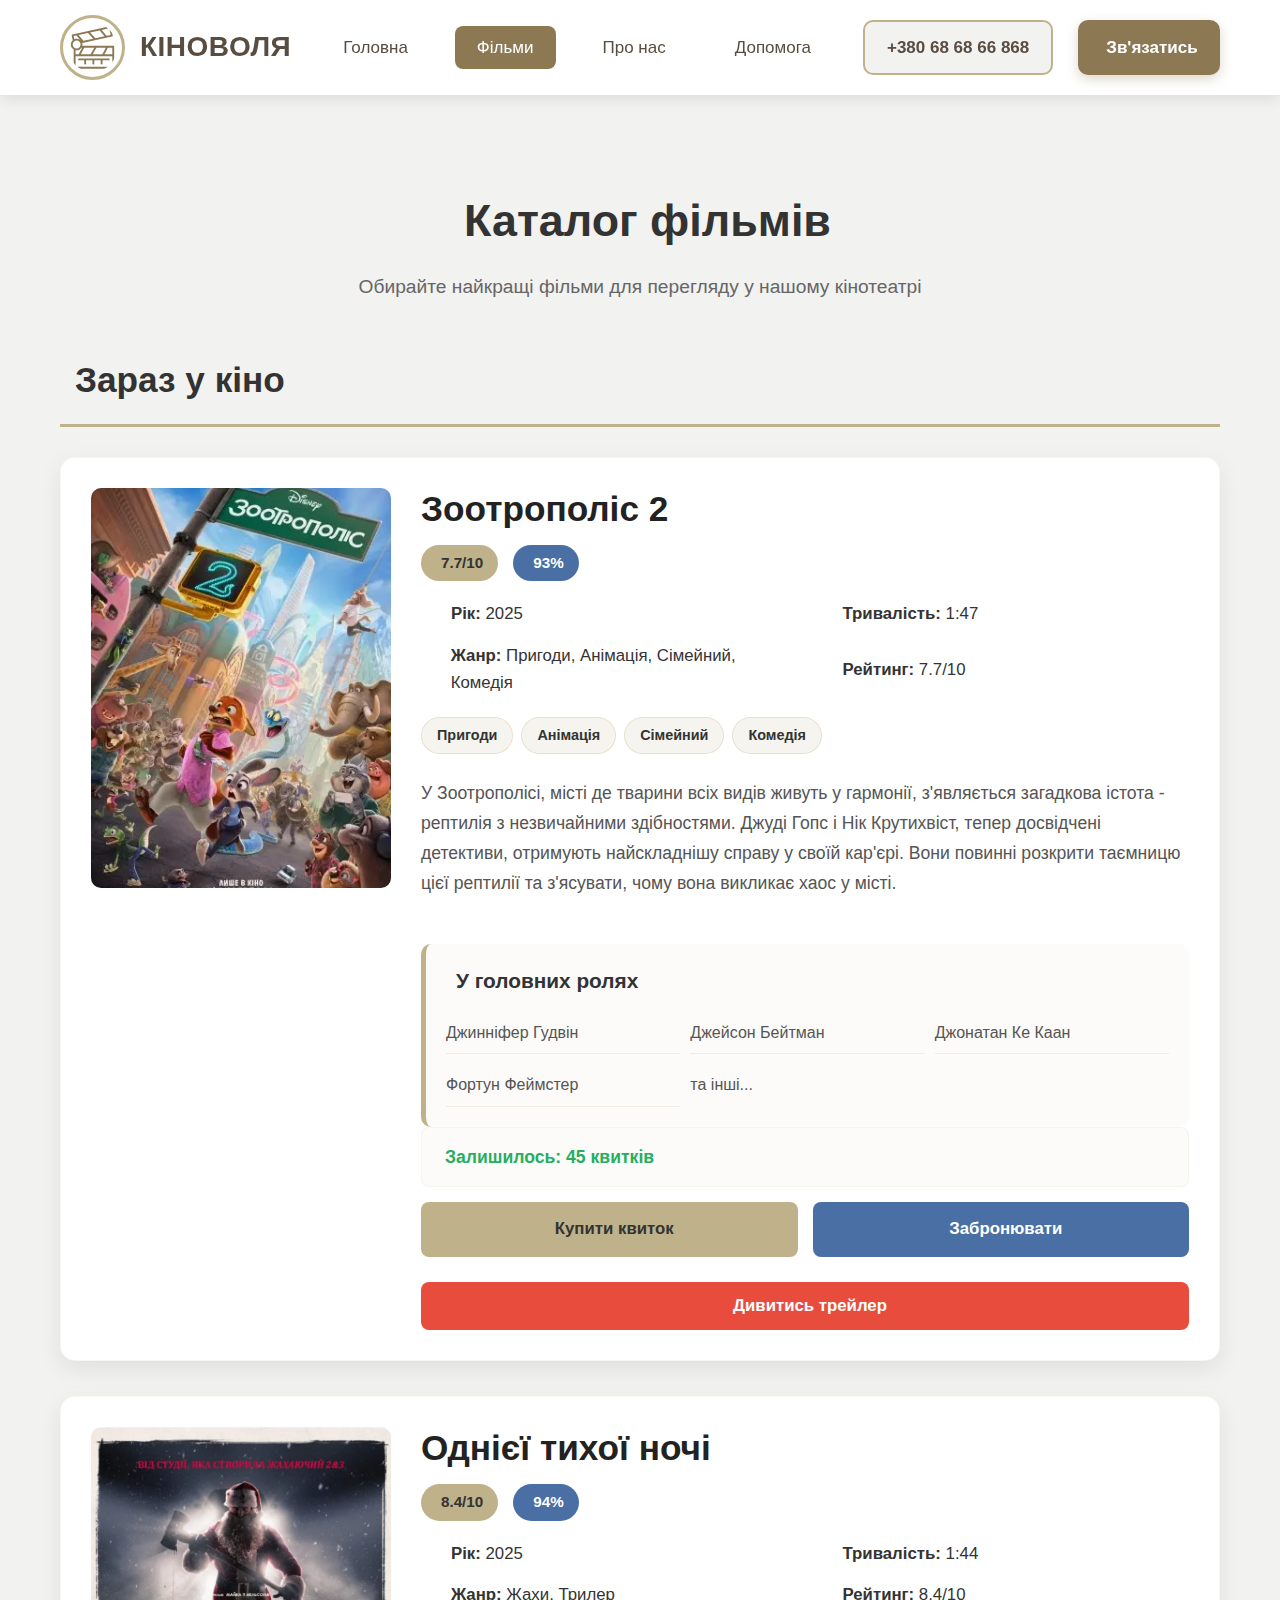
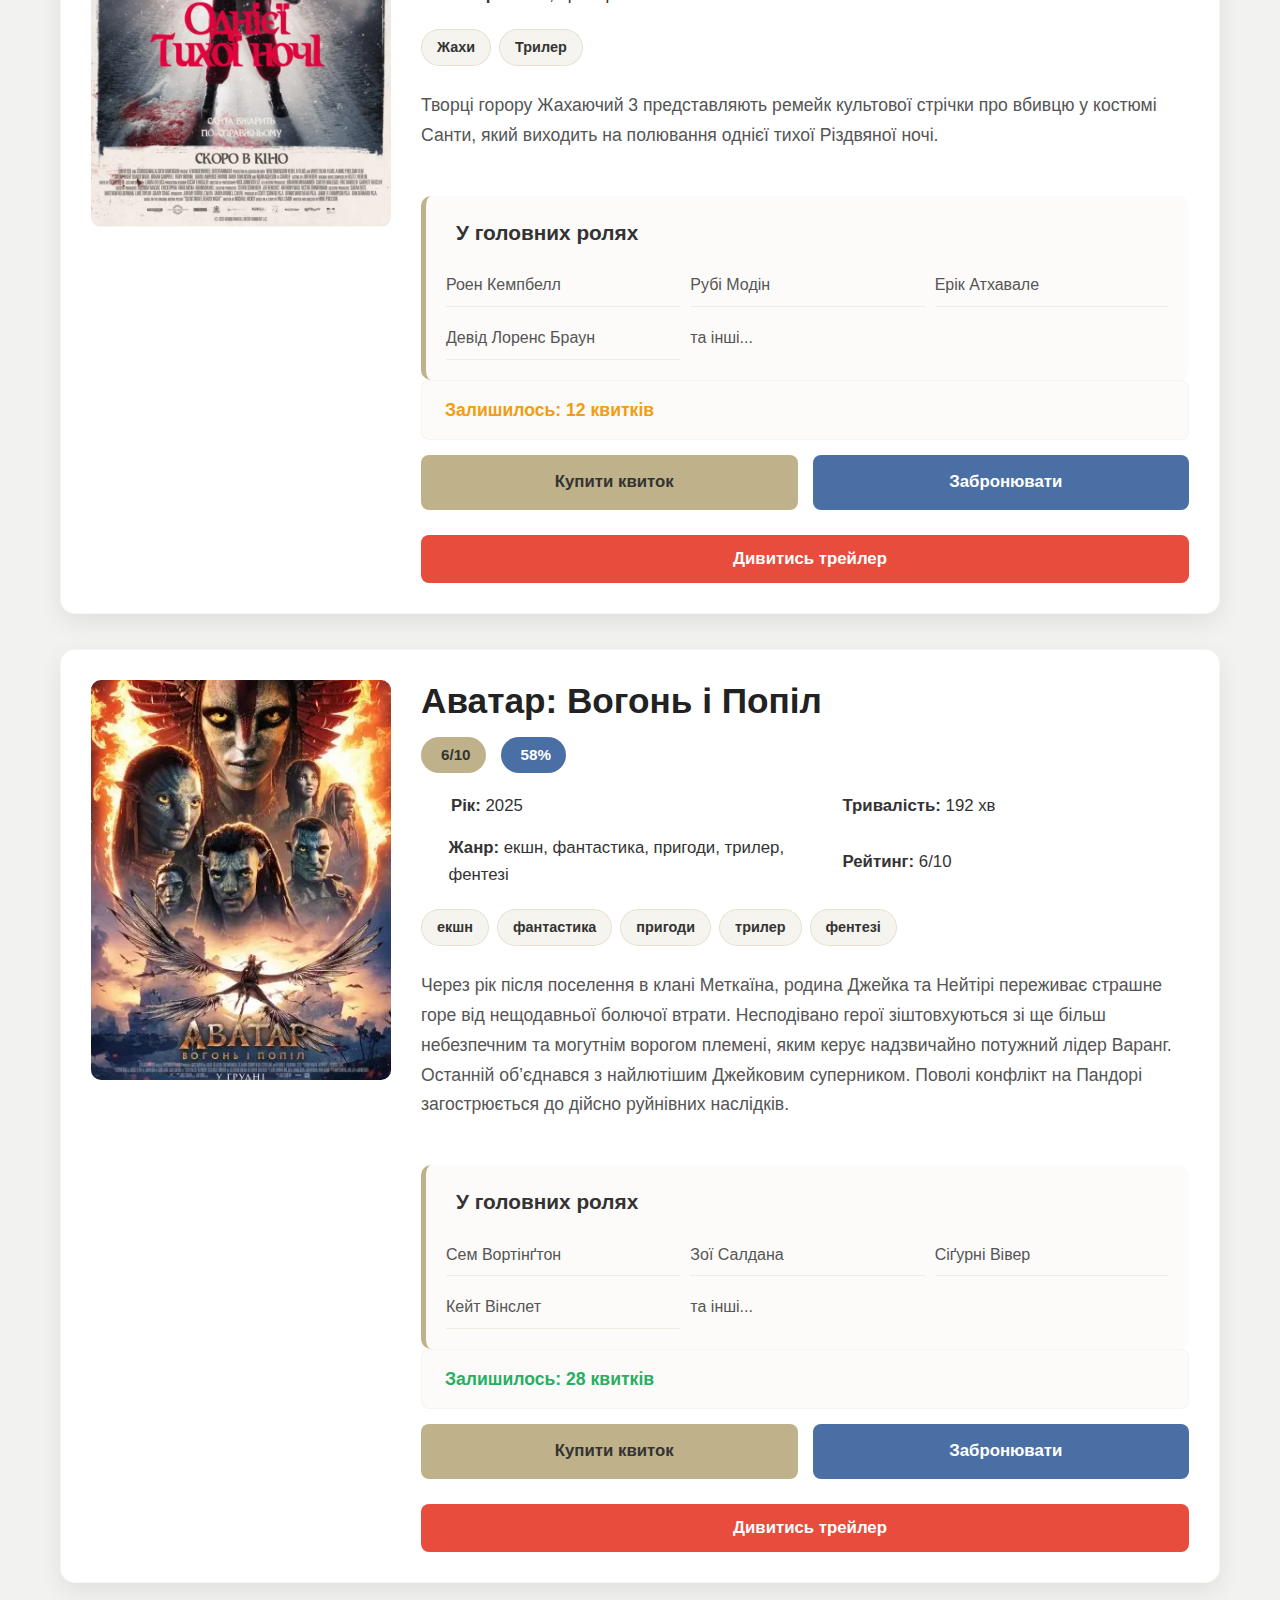
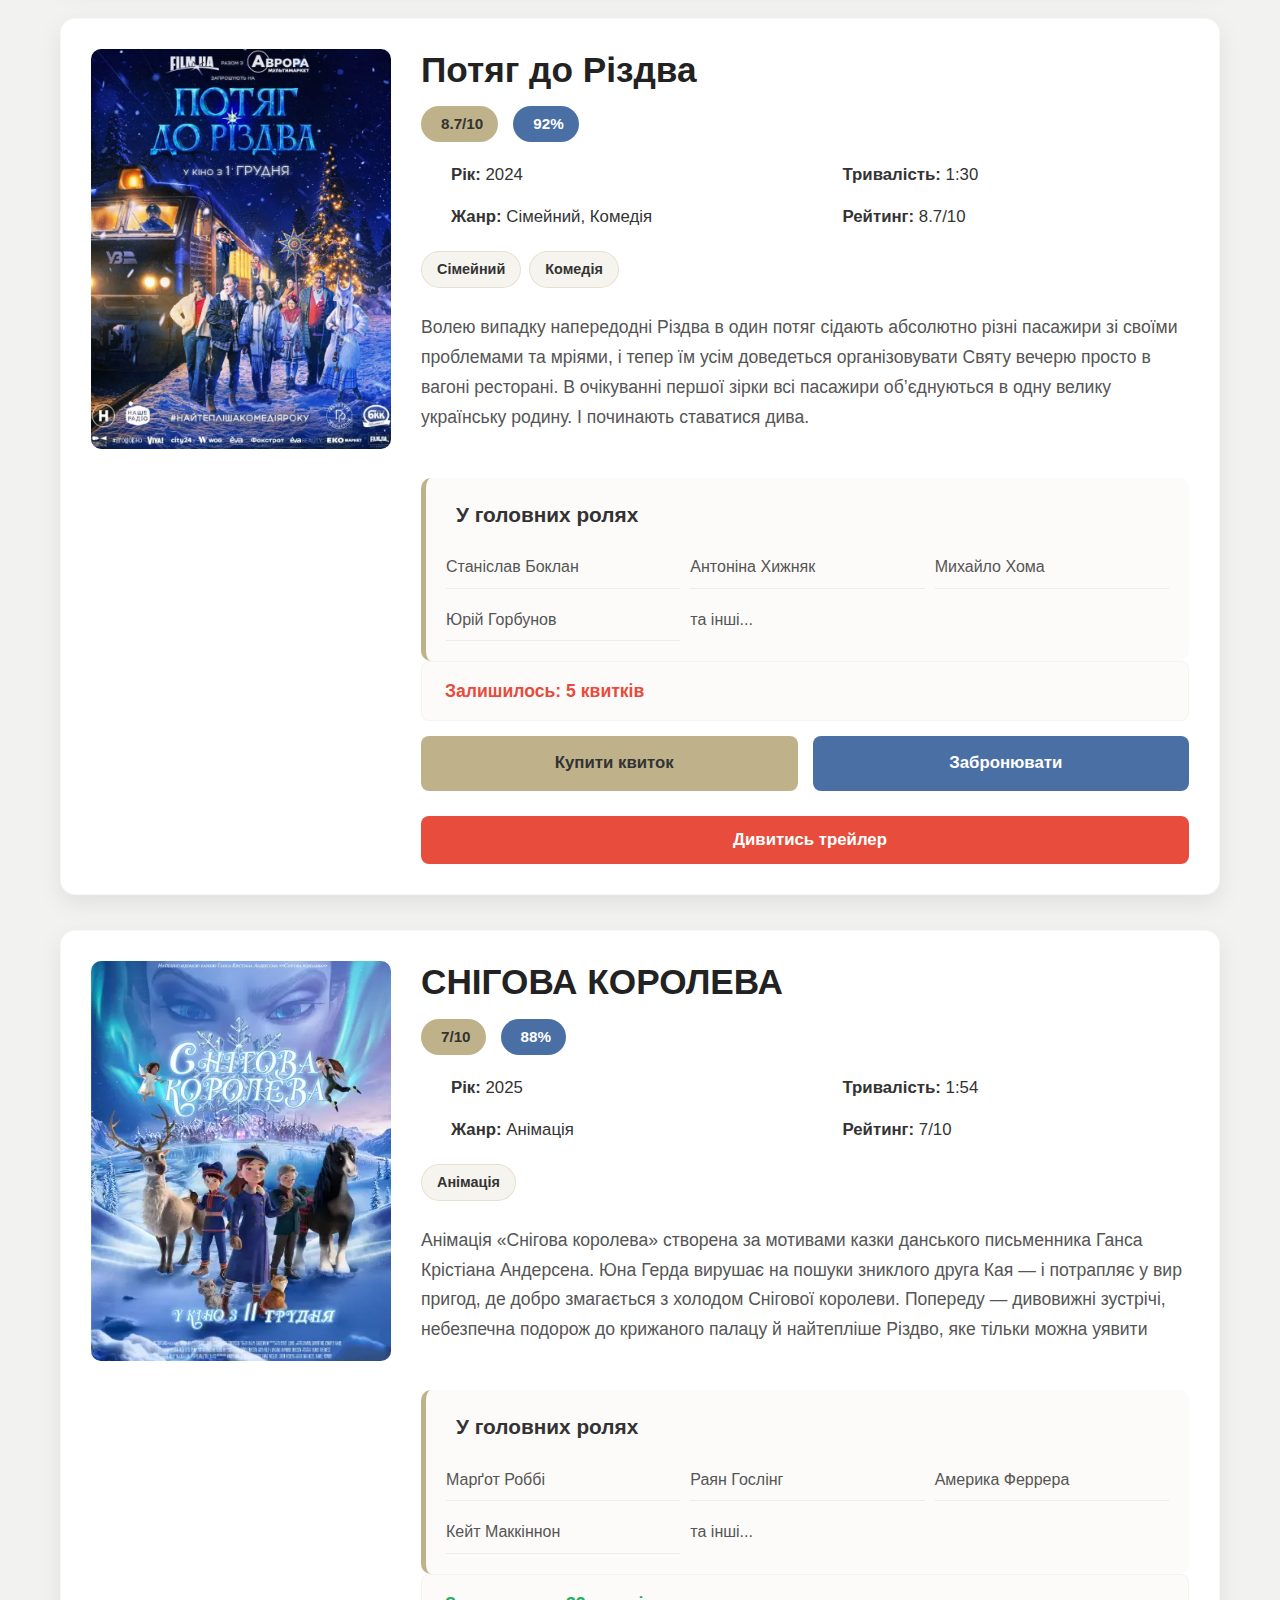
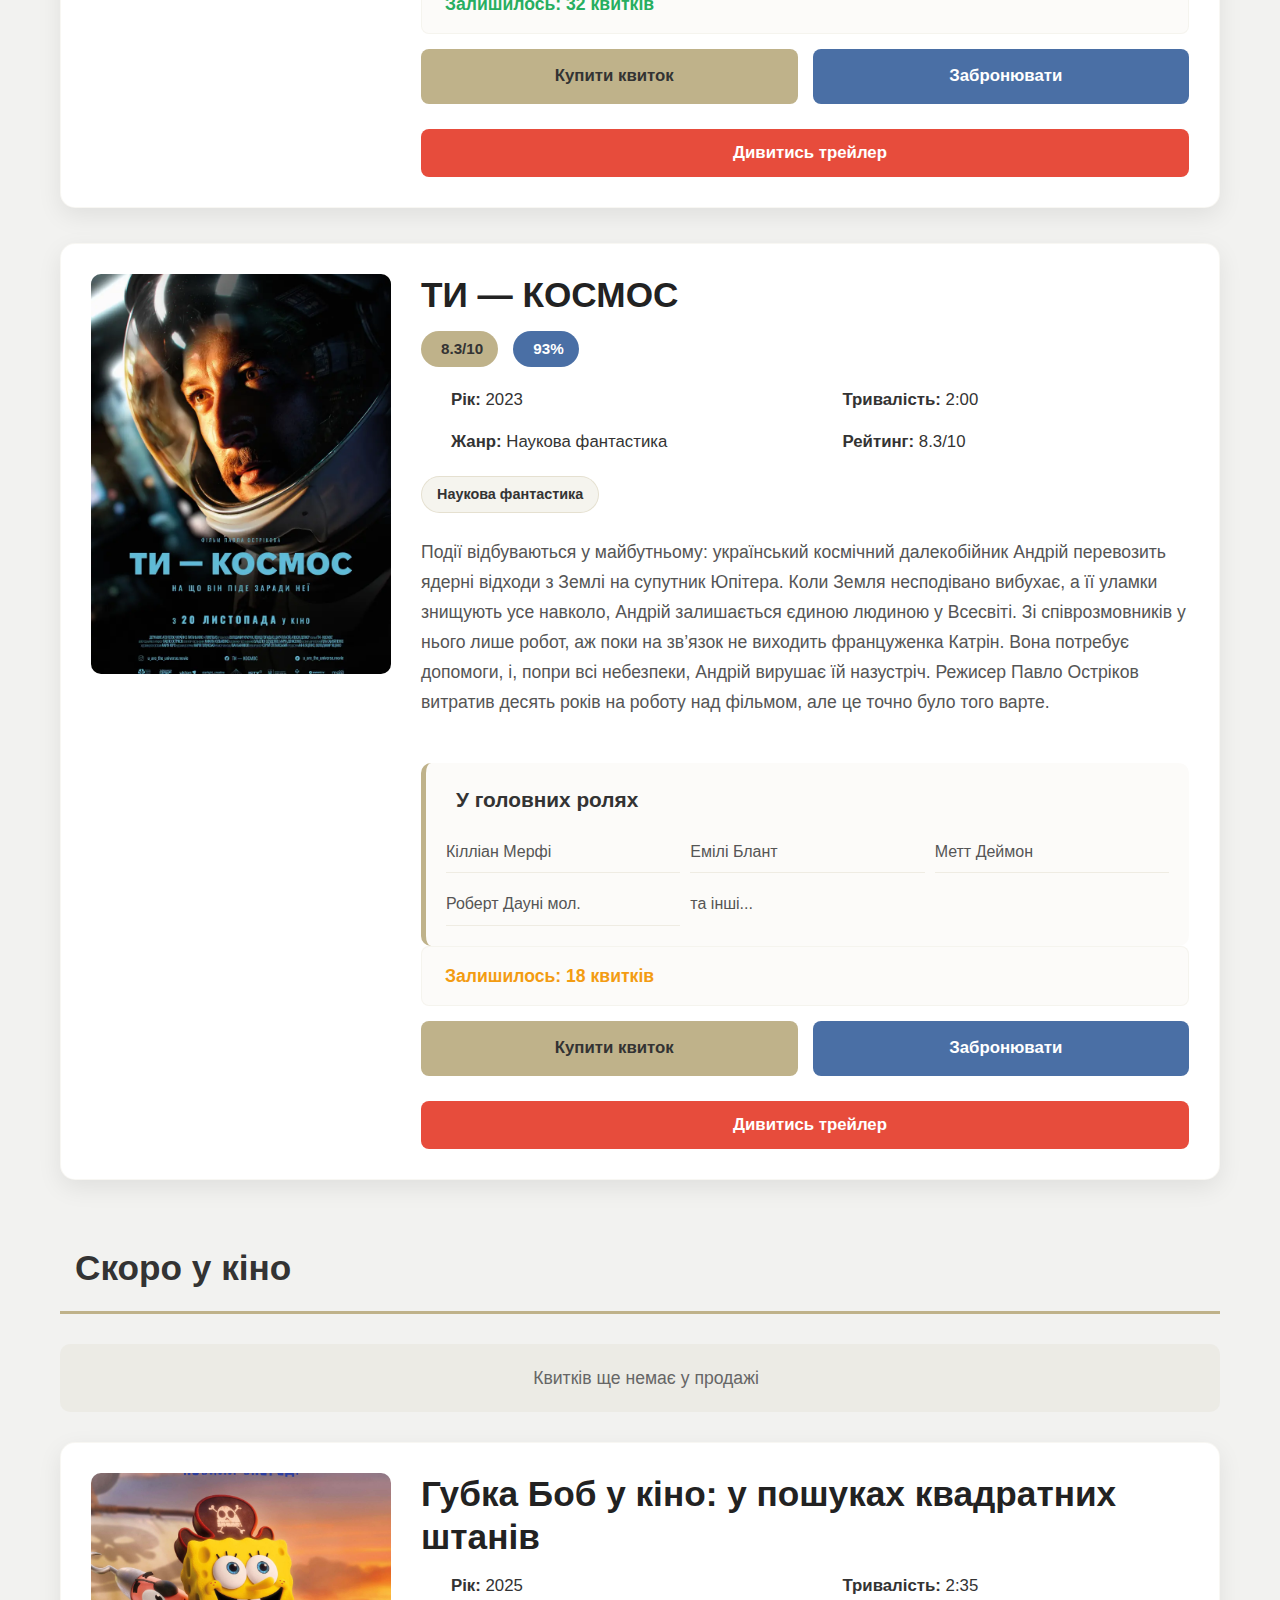
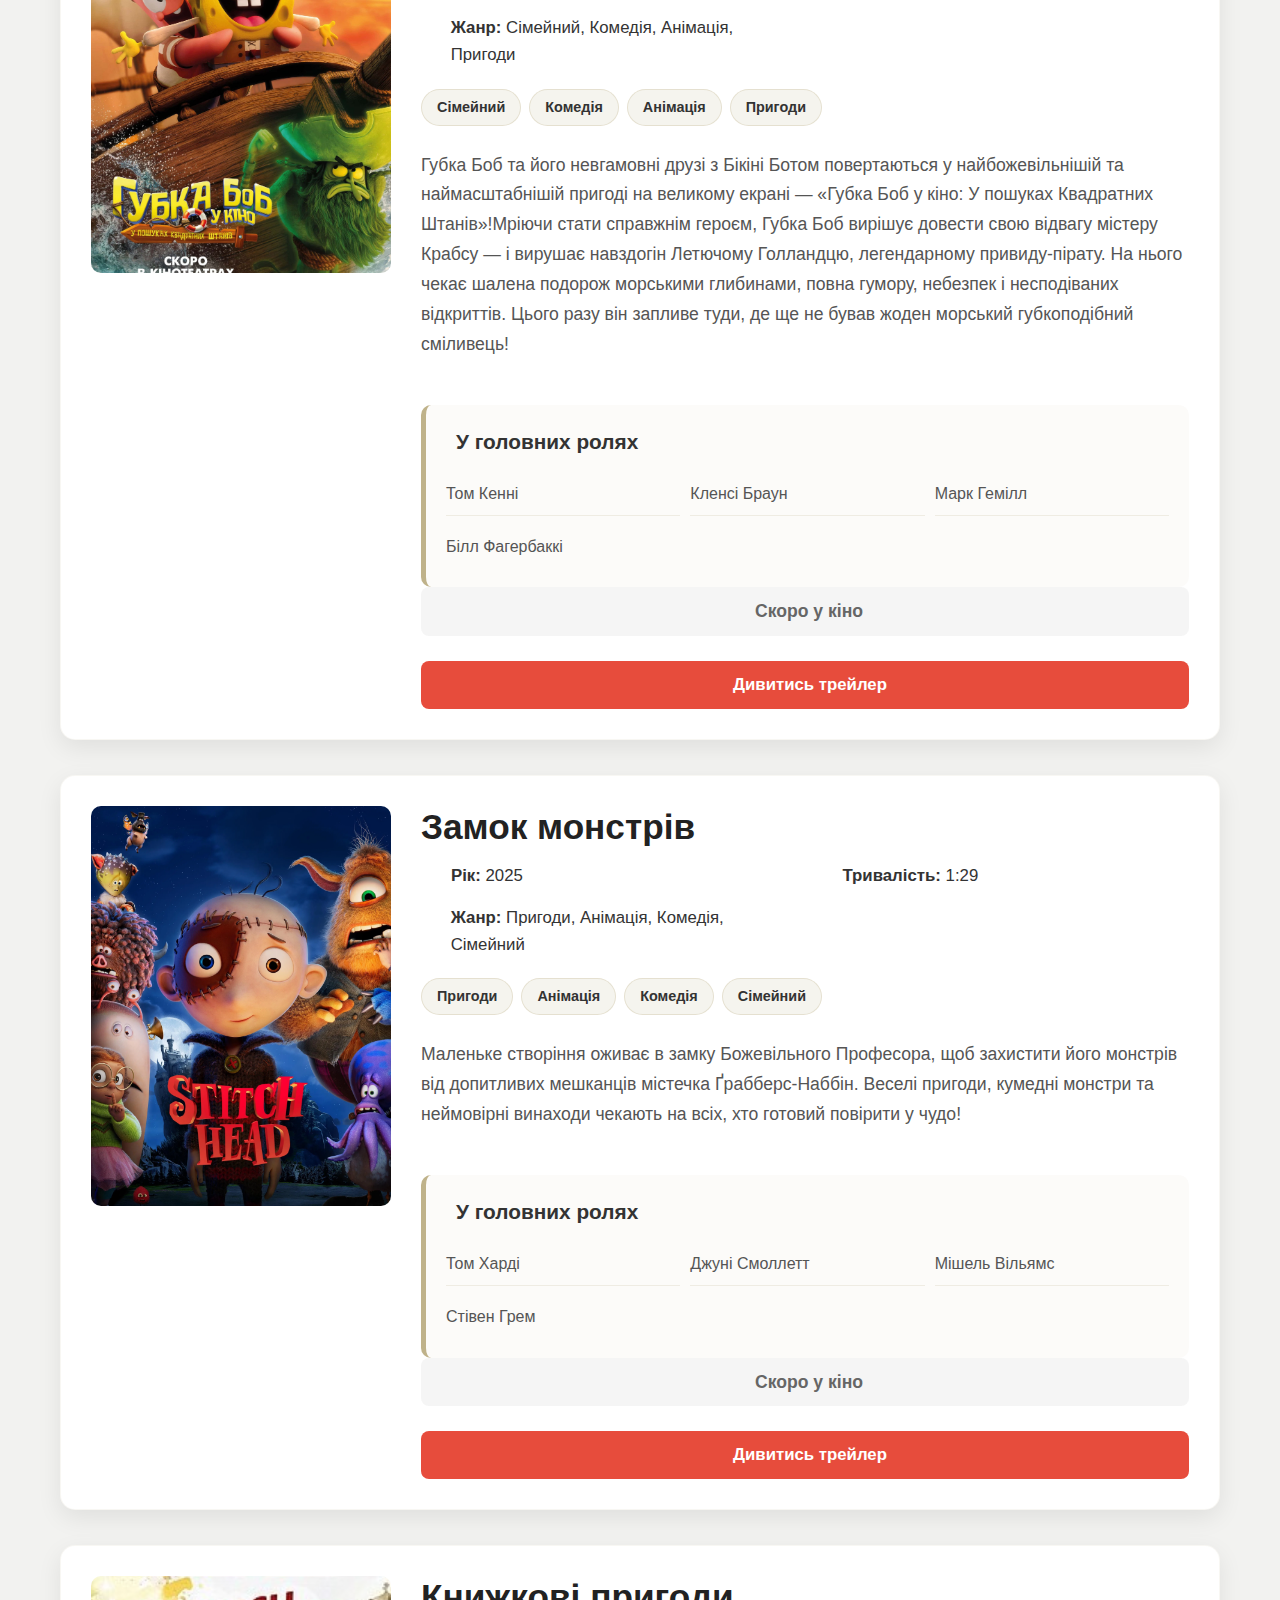
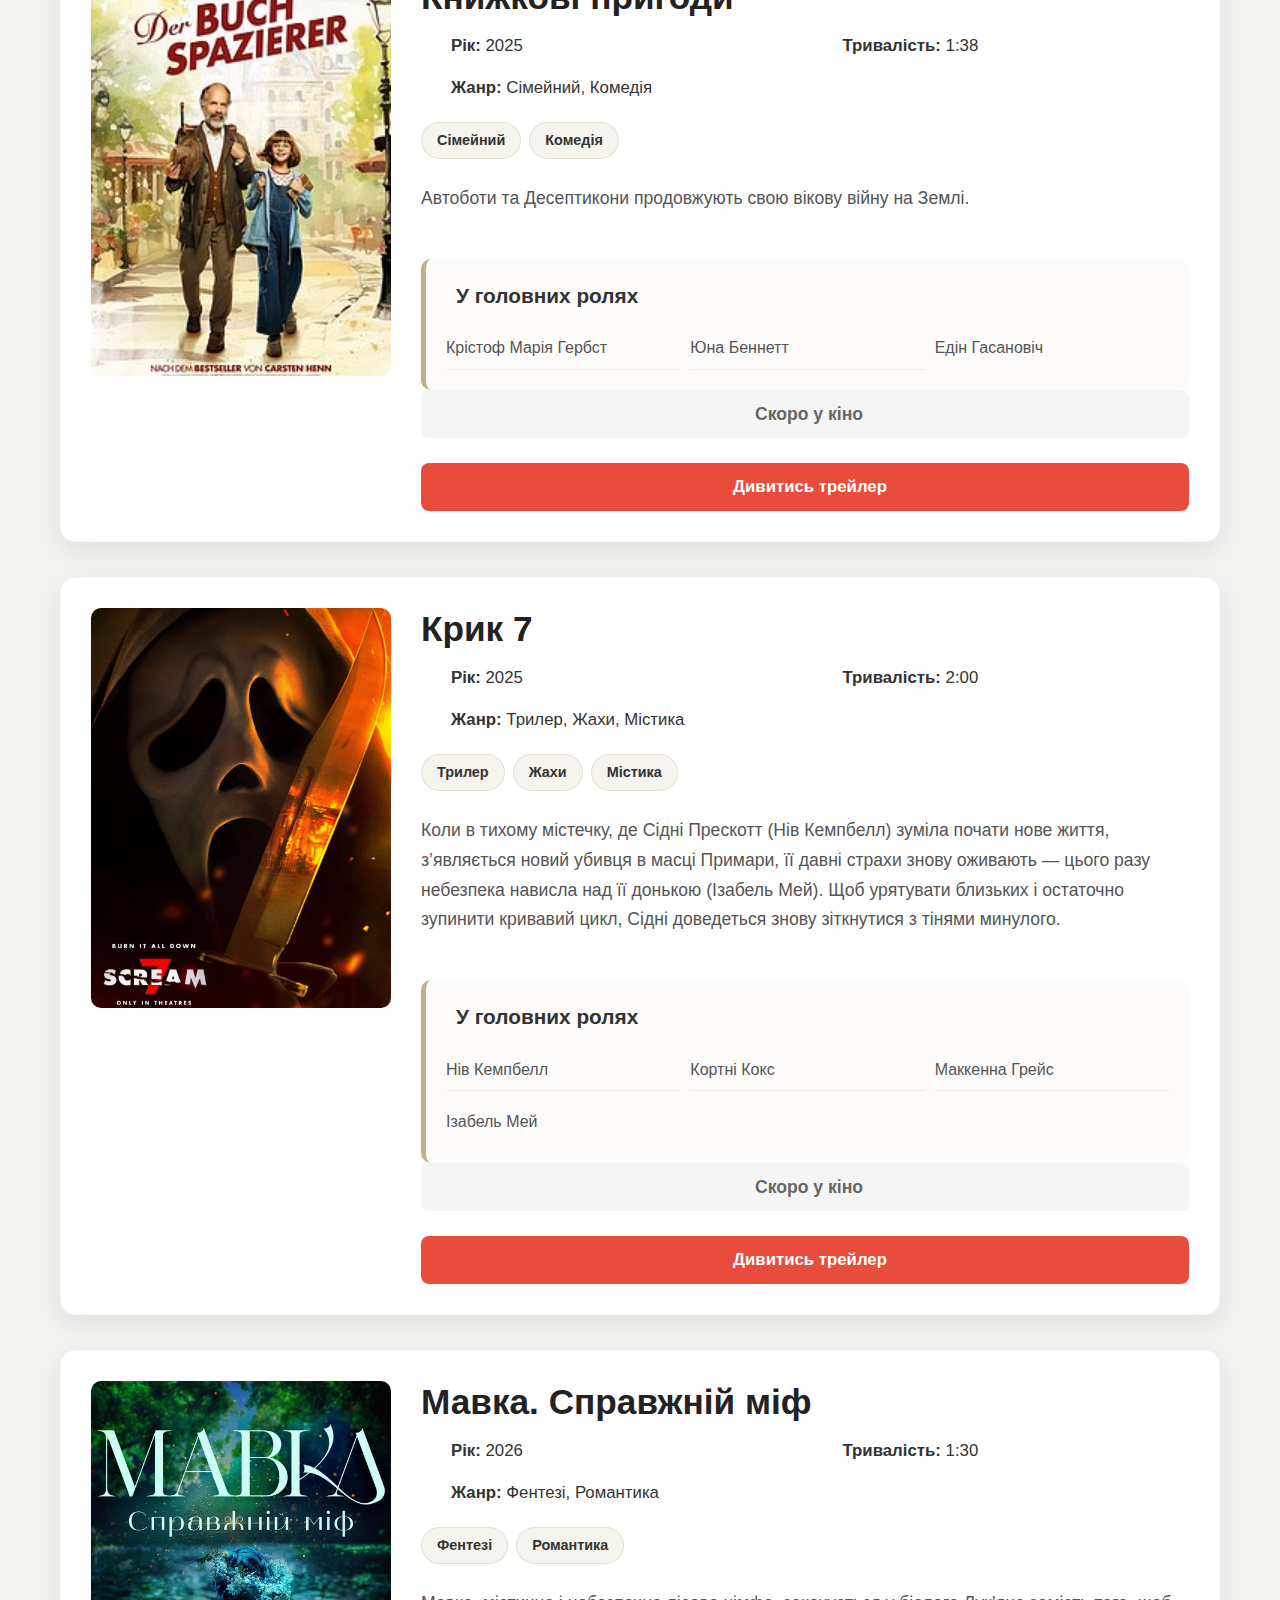
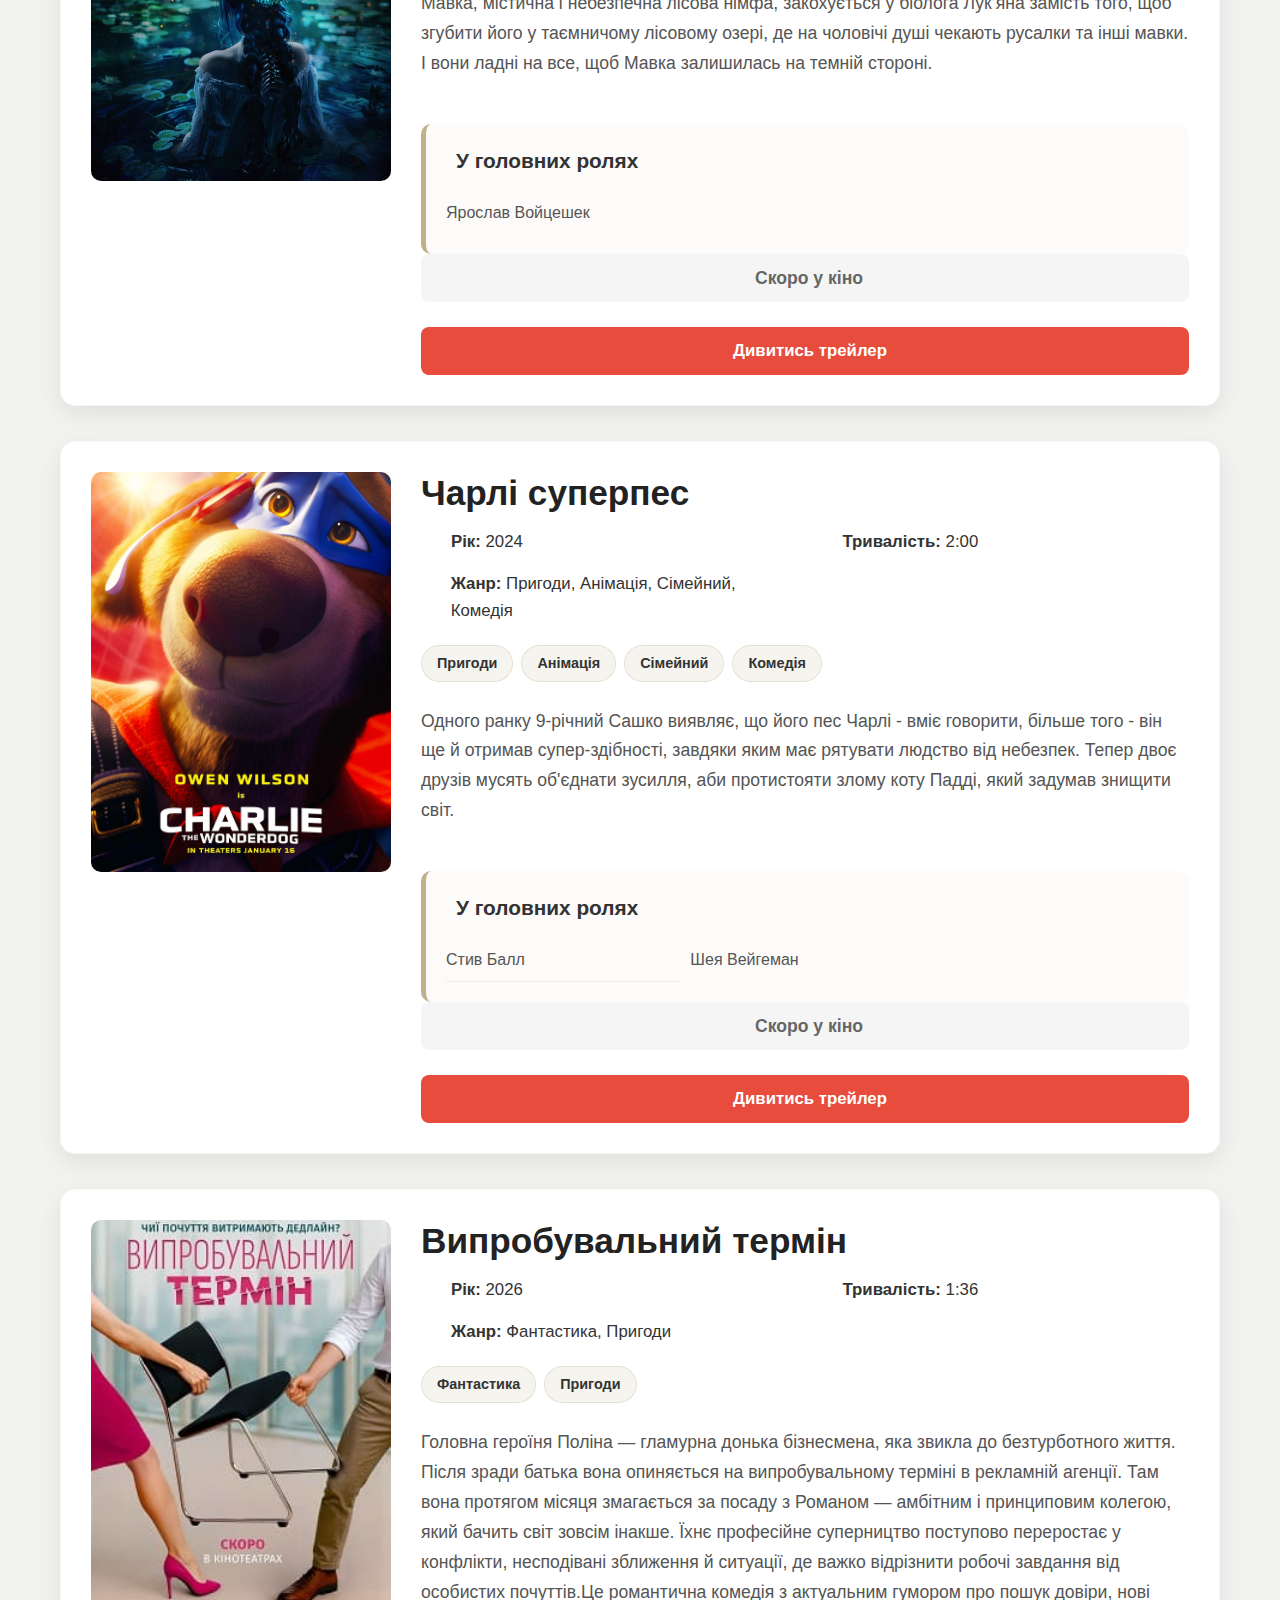
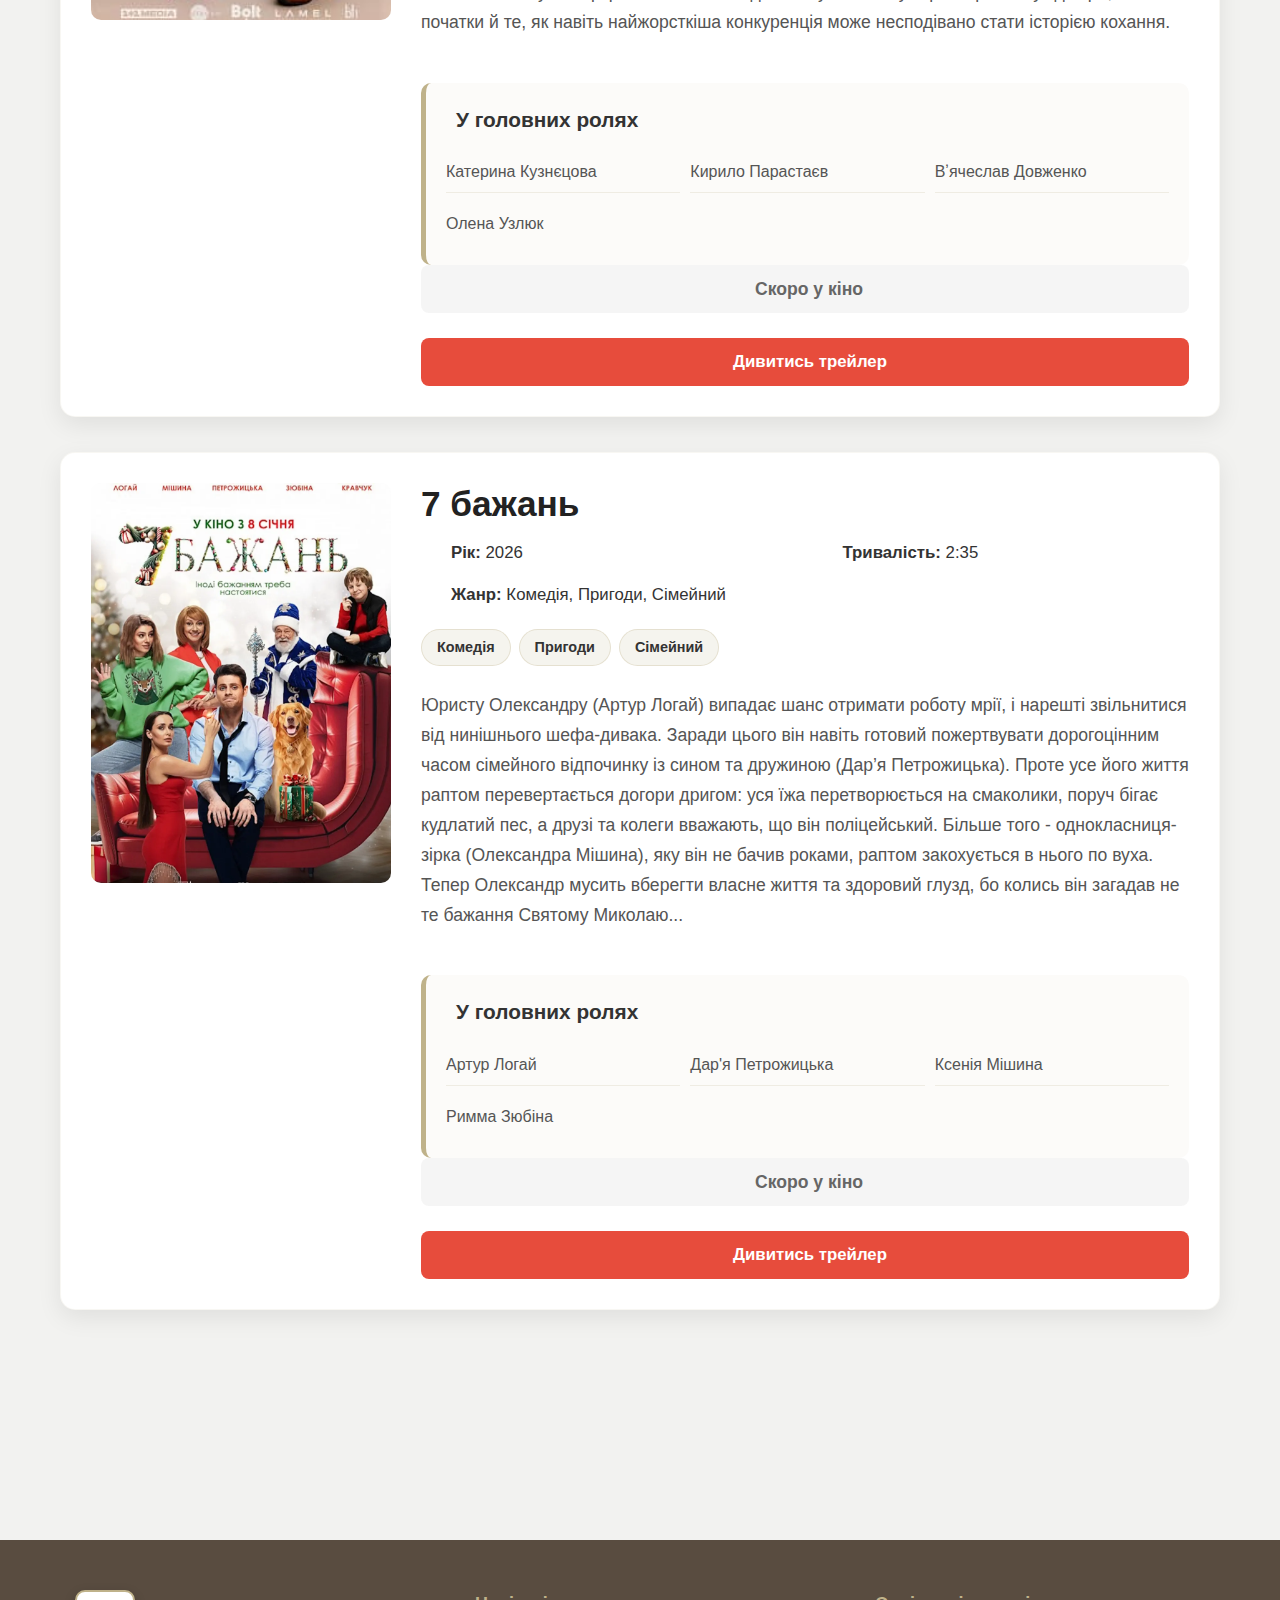
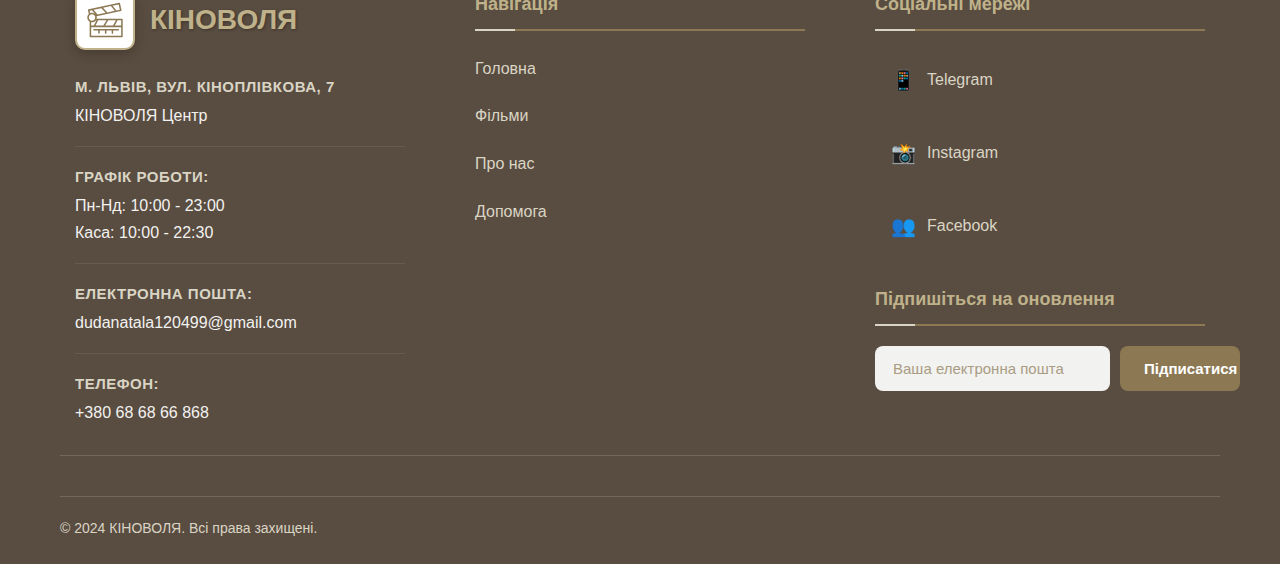
<file: index2.html>
<!DOCTYPE html>
<html lang="uk">
<head>
    <meta charset="UTF-8">
    <meta name="viewport" content="width=device-width, initial-scale=1.0">
    <title>КІНОВОЛЯ - Кінотеатр у Львові</title>
    
    <!-- Фавіконки -->
    <link rel="icon" type="image/svg+xml" href="images/logo.svg">
    <link rel="shortcut icon" href="images/logo.svg" type="image/svg+xml">
    <link rel="apple-touch-icon" href="images/logo.svg">
    
    <link rel="stylesheet" href="css/style.css">
</head>
<body>
    <!-- Верхній хедер -->
    <header class="header">
        <div class="container">
            <div class="header-inner">
                <!-- Логотип -->
                <div class="logo">
                    <a href="index1.html">
                        <img src="images/logo.svg" alt="КІНОВОЛЯ - Логотип" class="logo-img">
                        <h1>КІНОВОЛЯ</h1>
                    </a>
                </div>

                <!-- Навігація -->
                <nav class="nav">
                    <ul>
                        <li><a href="index1.html" >Головна</a></li>
                        <li><a href="index2.html"class="active">Фільми</a></li>
                        <li><a href="index3.html">Про нас</a></li>
                        <li><a href="index4.html">Допомога</a></li>
                    </ul>
                </nav>

                <!-- Телефон та кнопка -->
                <div class="header-actions">
                    <div class="phone-display">
                        +380 68 68 66 868
                    </div>
                    <div class="btn-contact-container">
                        <a href="index4.html#contact-form" class="btn-contact">
                            Зв'язатись
                        </a>
                    </div>
                </div>
            </div>
        </div>
    </header>
<main class="main-content">
        <div class="container">
            <div class="movies-catalog">
                <div class="catalog-header">
                    <h2><i class="fas fa-film"></i> Каталог фільмів</h2>
                    <p>Обирайте найкращі фільми для перегляду у нашому кінотеатрі</p>
                </div>
                
                <!-- Розділ "Зараз у кіно" -->
                <section class="movies-section">
                    <h3 class="section-title"><i class="fas fa-ticket-alt"></i> Зараз у кіно</h3>
                    <div id="now-showing-container">
                        <!-- Фільми будуть завантажені через JavaScript -->
                        <div class="loading">
                            <i class="fas fa-spinner fa-spin"></i> Завантаження фільмів...
                        </div>
                    </div>
                </section>
                
                <!-- Розділ "Скоро у кіно" -->
                <section class="movies-section">
                    <h3 class="section-title"><i class="fas fa-calendar-alt"></i> Скоро у кіно</h3>
                    <p class="no-tickets-msg"><i class="fas fa-info-circle"></i> Квитків ще немає у продажі</p>
                    <div id="coming-soon-container">
                        <!-- Фільми будуть завантажені через JavaScript -->
                        <div class="loading">
                            <i class="fas fa-spinner fa-spin"></i> Завантаження фільмів...
                        </div>
                    </div>
                </section>
            </div>
        </div>
    </main>

    <!-- Модальне вікно для трейлера -->
    <div id="trailer-modal" class="trailer-modal">
        <div class="trailer-modal-content">
            <button class="close-trailer">&times;</button>
            <div class="trailer-video-container">
                <iframe id="trailer-video" src="" frameborder="0" allow="accelerometer; autoplay; clipboard-write; encrypted-media; gyroscope; picture-in-picture" allowfullscreen></iframe>
            </div>
        </div>
    </div>


      <!-- Футер -->
    <footer class="footer">
        <div class="container">
            <!-- Верхня частина футера -->
            <div class="footer-top">
                <div class="footer-grid">
                    <!-- Колонка 1: Контактна інформація -->
                    <div class="footer-column">
                        <div class="footer-logo-section">
                            <img src="images/logo.svg" alt="КІНОВОЛЯ - Логотип" class="footer-logo-img">
                            <h2 class="footer-logo-text">КІНОВОЛЯ</h2>
                        </div>
                        
                        <div class="contact-info">
                            <div class="contact-item">
                                <div class="contact-label">м. Львів, вул. Кіноплівкова, 7</div>
                                <div class="contact-subtext">КІНОВОЛЯ Центр</div>
                            </div>
                            
                            <div class="contact-item">
                                <div class="contact-label">Графік роботи:</div>
                                <div class="contact-subtext">Пн-Нд: 10:00 - 23:00</div>
                                <div class="contact-subtext">Каса: 10:00 - 22:30</div>
                            </div>
                            
                            <div class="contact-item">
                                <div class="contact-label">Електронна пошта:</div>
                                <div class="contact-subtext">dudanatala120499@gmail.com</div>
                            </div>
                            
                            <div class="contact-item">
                                <div class="contact-label">Телефон:</div>
                                <div class="contact-subtext">+380 68 68 66 868</div>
                            </div>
                        </div>
                    </div>
                    
                    <!-- Колонка 2: Навігація -->
                    <div class="footer-column">
                        <h3 class="column-title">Навігація</h3>
                        <nav class="footer-nav">
                            <ul>
                                <li><a href="index1.html">Головна</a></li>
                                <li><a href="index2.html">Фільми</a></li>
                                <li><a href="index3.html">Про нас</a></li>
                                <li><a href="index4.html">Допомога</a></li>
                            </ul>
                        </nav>
                    </div>
                    
                    <!-- Колонка 3: Соціальні мережі та підписка -->
                    <div class="footer-column">
                        <h3 class="column-title">Соціальні мережі</h3>
                        <div class="social-links">
                            <a href="https://t.me/kinovolia_lviv" class="social-link" target="_blank">
                                <span class="social-icon">📱</span>
                                <span>Telegram</span>
                            </a>
                            <a href="https://www.instagram.com/nata__06_?igsh=MTJxaXdhenY0M2Iy" class="social-link" target="_blank">
                                <span class="social-icon">📸</span>
                                <span>Instagram</span>
                            </a>
                            <a href="https://www.facebook.com/share/14Xd4yDfCMg/?mibextid=wwXIfr" class="social-link" target="_blank">
                                <span class="social-icon">👥</span>
                                <span>Facebook</span>
                            </a>
                        </div>
                        
                        <div class="subscription-section">
                            <h3 class="column-title">Підпишіться на оновлення</h3>
                            <form class="subscription-form">
                                <input type="email" placeholder="Ваша електронна пошта" required>
                                <button type="submit">Підписатися</button>
                            </form>
                        </div>
                    </div>
                </div>
            </div>
            
            <!-- Нижня частина футера -->
            <div class="footer-bottom">
               
                    <div class="footer-bottom-left">
                        <p class="copyright">&copy; 2024 КІНОВОЛЯ. Всі права захищені.</p>
                    </div>
                   
               
            </div>
        </div>
    </footer>

    <script src="js/script.js"></script>
</body>
</html>
</file>
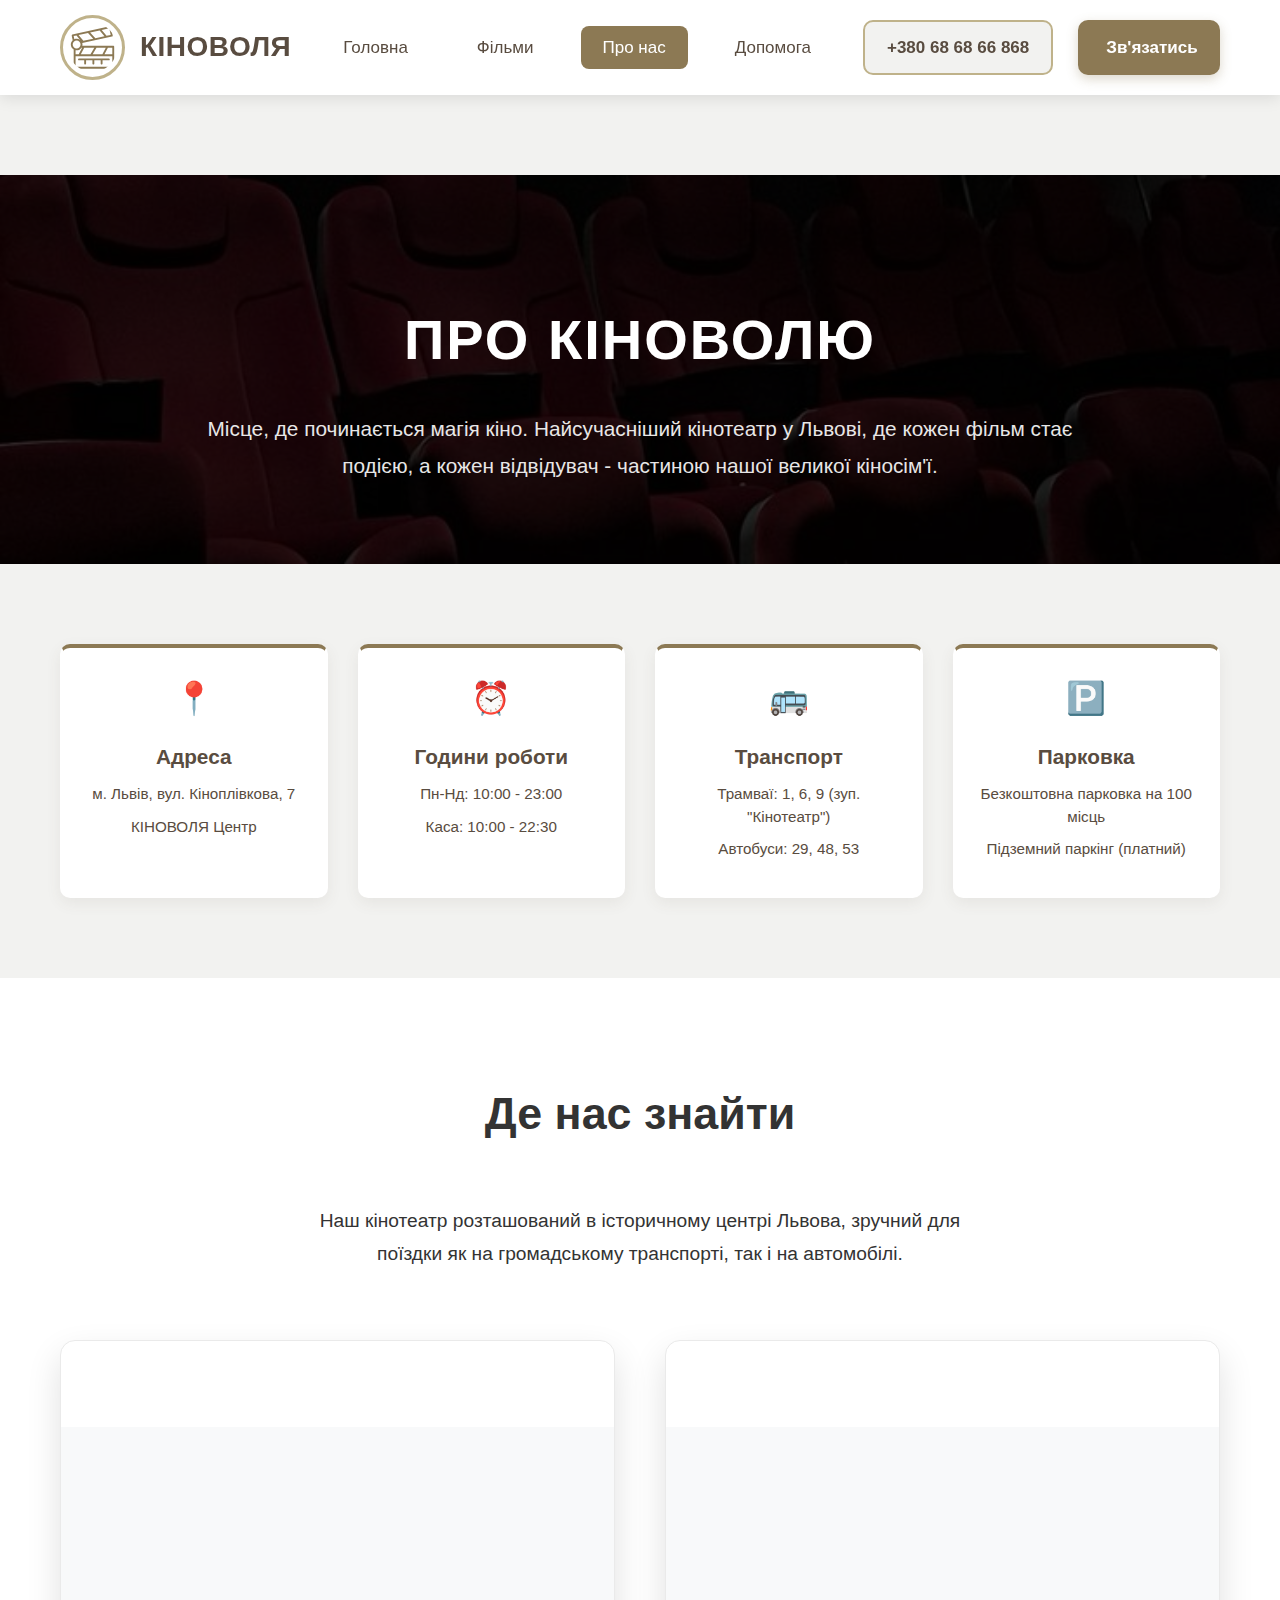
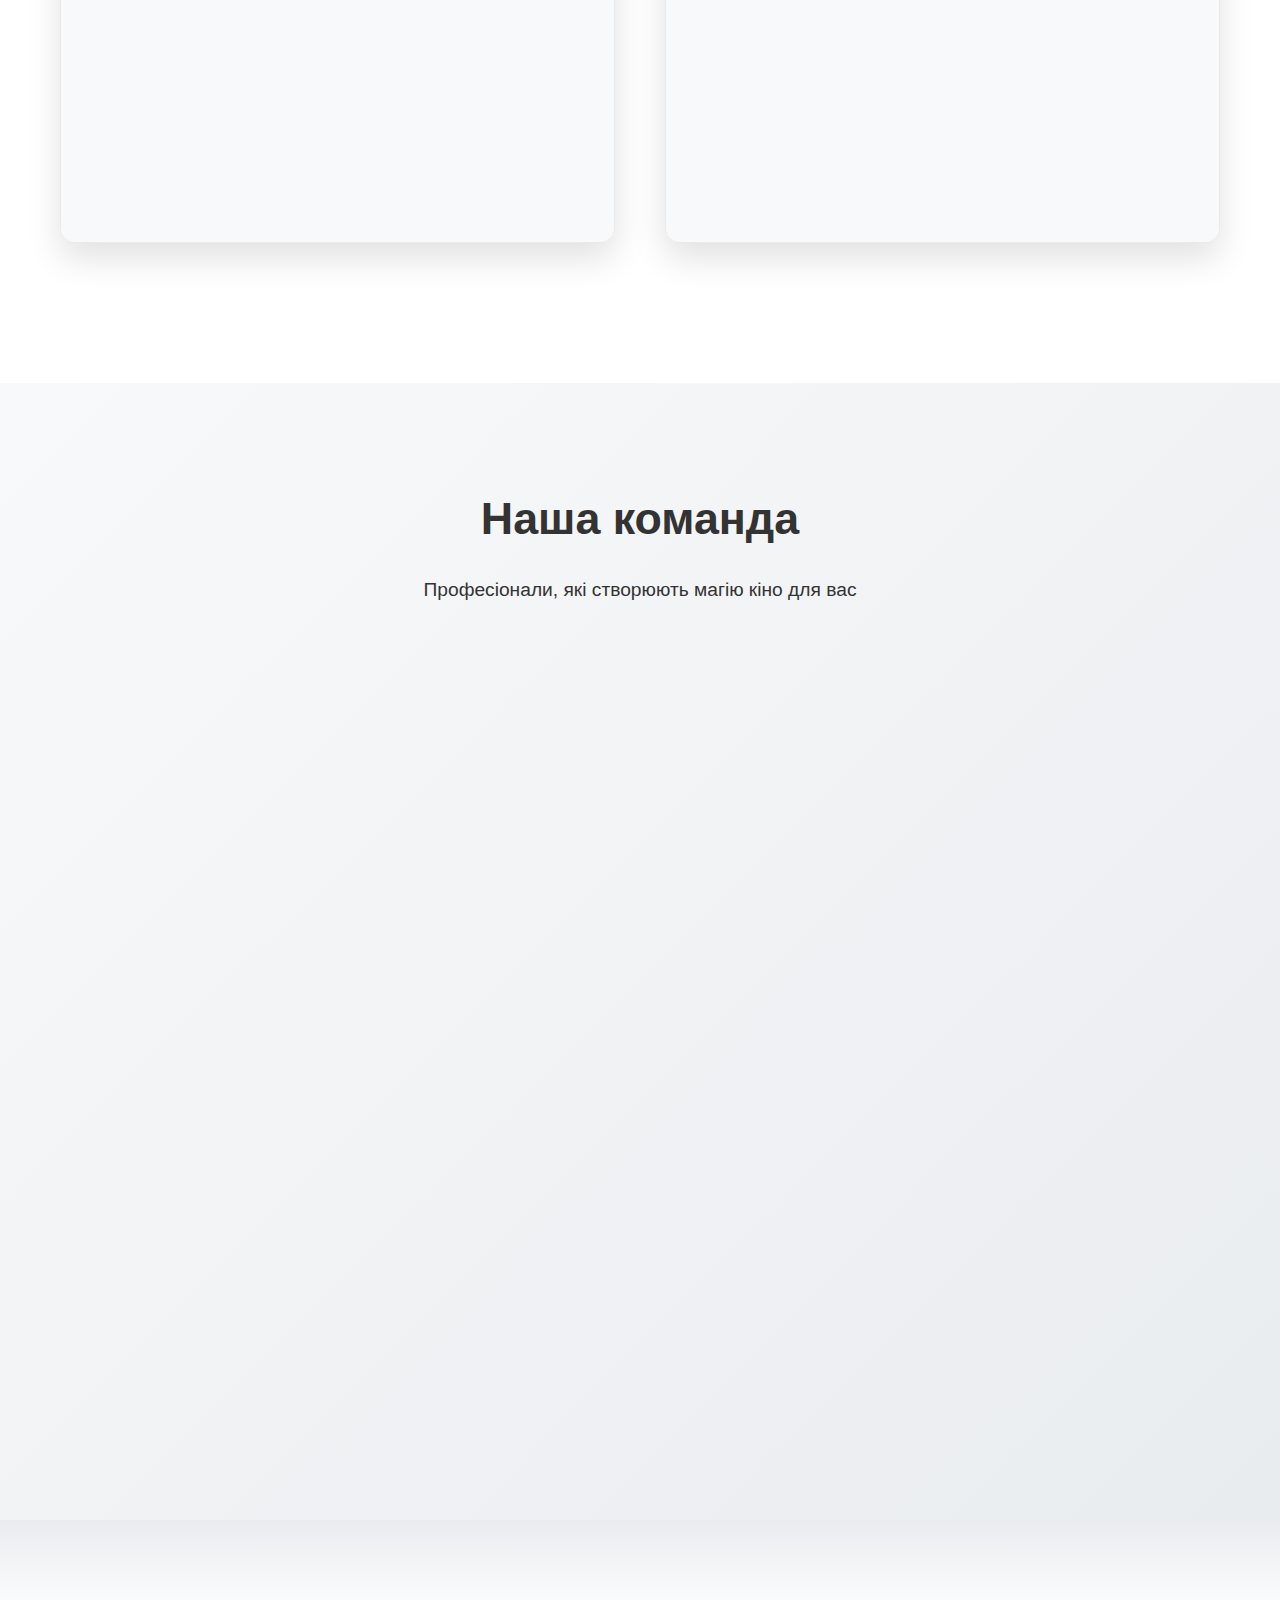
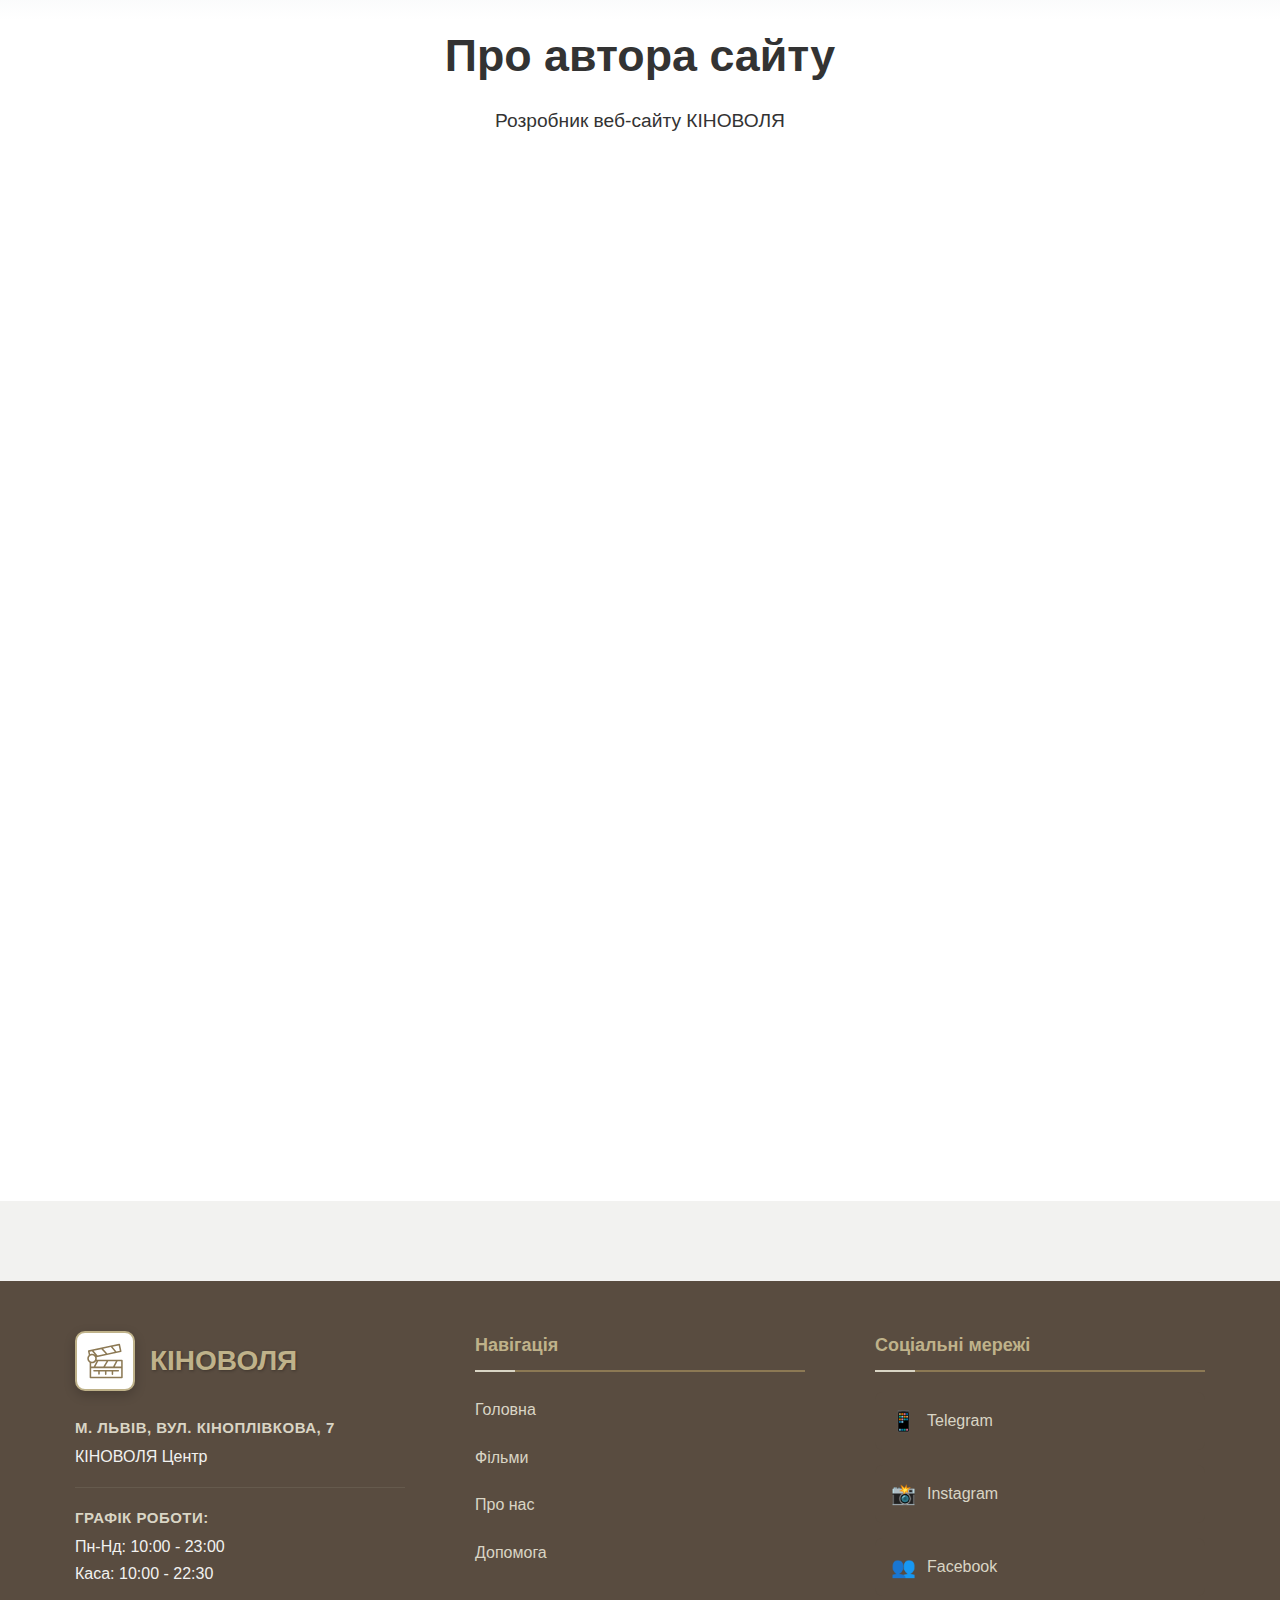
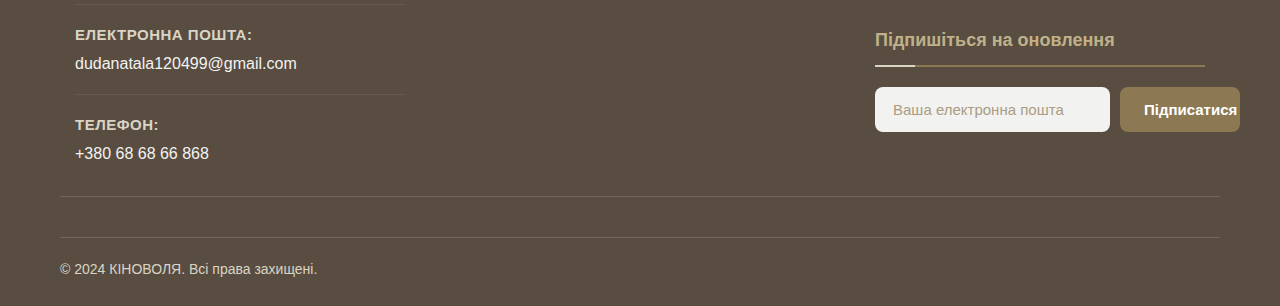
<file: index3.html>
<!DOCTYPE html>
<html lang="uk">
<head>
    <meta charset="UTF-8">
    <meta name="viewport" content="width=device-width, initial-scale=1.0">
    <title>Про нас - КІНОВОЛЯ - Кінотеатр у Львові</title>
    
    <link rel="icon" type="image/svg+xml" href="images/logo.svg">
    <link rel="shortcut icon" href="images/logo.svg" type="image/svg+xml">
    <link rel="apple-touch-icon" href="images/logo.svg">
    
    <link rel="stylesheet" href="css/style.css">
</head>
<body>
    <header class="header">
        <div class="container">
            <div class="header-inner">
                <div class="logo">
                    <a href="index1.html">
                        <img src="images/logo.svg" alt="КІНОВОЛЯ - Логотип" class="logo-img">
                        <h1>КІНОВОЛЯ</h1>
                    </a>
                </div>

                <nav class="nav">
                    <ul>
                        <li><a href="index1.html">Головна</a></li>
                        <li><a href="index2.html">Фільми</a></li>
                        <li><a href="index3.html" class="active">Про нас</a></li>
                        <li><a href="index4.html">Допомога</a></li>
                    </ul>
                </nav>

                <div class="header-actions">
                    <div class="phone-display">
                        +380 68 68 66 868
                    </div>
                    <div class="btn-contact-container">
                        <a href="index4.html#contact-form" class="btn-contact">
                            Зв'язатись
                        </a>
                    </div>
                </div>
            </div>
        </div>
    </header>

    <section class="about-hero">
        <div class="container">
            <h1>Про КІНОВОЛЮ</h1>
            <p>Місце, де починається магія кіно. Найсучасніший кінотеатр у Львові, де кожен фільм стає подією, а кожен відвідувач - частиною нашої великої кіносім'ї.</p>
        </div>
    </section>

    <section class="location-info-section">
        <div class="container">
            <div class="location-info-grid">
                <div class="info-card">
                    <div class="info-icon">📍</div>
                    <h3>Адреса</h3>
                    <p>м. Львів, вул. Кіноплівкова, 7</p>
                    <p>КІНОВОЛЯ Центр</p>
                </div>
                
                <div class="info-card">
                    <div class="info-icon">⏰</div>
                    <h3>Години роботи</h3>
                    <p>Пн-Нд: 10:00 - 23:00</p>
                    <p>Каса: 10:00 - 22:30</p>
                </div>
                
                <div class="info-card">
                    <div class="info-icon">🚌</div>
                    <h3>Транспорт</h3>
                    <p>Трамваї: 1, 6, 9 (зуп. "Кінотеатр")</p>
                    <p>Автобуси: 29, 48, 53</p>
                </div>
                
                <div class="info-card">
                    <div class="info-icon">🅿️</div>
                    <h3>Парковка</h3>
                    <p>Безкоштовна парковка на 100 місць</p>
                    <p>Підземний паркінг (платний)</p>
                </div>
            </div>
        </div>
    </section>

    <section class="location-section" id="location">
        <div class="container location-container">
            <div class="location-header">
                <h2>Де нас знайти</h2>
                <p>Наш кінотеатр розташований в історичному центрі Львова, зручний для поїздки як на громадському транспорті, так і на автомобілі.</p>
            </div>
            
            <div class="maps-grid">
                <div class="map-column">
                    <div class="map-label">Ми на карті</div>
                    <div class="map-container">
                        <iframe src="https://www.google.com/maps/embed?pb=!1m18!1m12!1m3!1d2573.3861953088117!2d24.00595207605989!3d49.835200631472574!2m3!1f0!2f0!3f0!3m2!1i1024!2i768!4f13.1!3m3!1m2!1s0x473add5c374abf21%3A0x59fb82fedbf36d84!2z0J_QvtC70ZbRgtC10YU!5e0!3m2!1suk!2sua!4v1764795243997!5m2!1suk!2sua" 
                                width="600" height="450" style="border:0;" allowfullscreen="" loading="lazy" referrerpolicy="no-referrer-when-downgrade"></iframe>
                    </div>
                </div>
                
                <div class="map-column">
                    <div class="map-label">Фасад нашого кінотеатру</div>
                    <div class="map-container">
                        <iframe src="https://www.google.com/maps/embed?pb=!3m2!1suk!2sua!4v1764795326978!5m2!1suk!2sua!6m8!1m7!1sUWBAMwtjpuhzp4tiDhPaHQ!2m2!1d49.83482349498615!2d24.00830161265507!3f1.173541963015647!4f4.854196301564713!5f0.4000000000000002" 
                                width="600" height="450" style="border:0;" allowfullscreen="" loading="lazy" referrerpolicy="no-referrer-when-downgrade"></iframe>
                    </div>
                </div>
            </div>
        </div>
    </section>


    <section class="team-section">
        <div class="container">
            <h2>Наша команда</h2>
            <p class="team-subtitle">Професіонали, які створюють магію кіно для вас</p>
            
            <div class="team-members">
                <div class="team-row">
                    <div class="team-member-card">
                        <div class="member-header">
                            <div class="member-photo">
                                <img src="images/team1.jpg" alt="Олена Коваль">
                            </div>
                            <div class="member-info">
                                <h3>Олена Коваль</h3>
                                <p class="member-position">Керівник прокату</p>
                            </div>
                        </div>
                        <div class="member-content">
                            <p>15 років досвіду у кіноіндустрії. Відповідає за підбір фільмів та організацію кіносеансів.</p>
                            <div class="member-experience">
                                <span class="experience-badge">Досвід: 15 років</span>
                                <span class="specialty-badge">Фахівець прокату</span>
                            </div>
                        </div>
                    </div>

                    <div class="team-member-card">
                        <div class="member-header">
                            <div class="member-photo">
                                <img src="images/team2.jpg" alt="Марко Шевченко">
                            </div>
                            <div class="member-info">
                                <h3>Марко Шевченко</h3>
                                <p class="member-position">Головний програміст</p>
                            </div>
                        </div>
                        <div class="member-content">
                            <p>Створює ідеальний кінорозклад. Працює в кінотеатрі з моменту його відкриття.</p>
                            <div class="member-experience">
                                <span class="experience-badge">З нами: з 2015 року</span>
                                <span class="specialty-badge">Розклад сеансів</span>
                            </div>
                        </div>
                    </div>
                </div>

                <div class="team-row">
                    <div class="team-member-card">
                        <div class="member-header">
                            <div class="member-photo">
                                <img src="images/team3.jpg" alt="Анна Мельник">
                            </div>
                            <div class="member-info">
                                <h3>Анна Мельник</h3>
                                <p class="member-position">Звукорежисер</p>
                            </div>
                        </div>
                        <div class="member-content">
                            <p>Відповідає за ідеальний звук у всіх залах. Фанат технологій Dolby Atmos.</p>
                            <div class="member-experience">
                                <span class="experience-badge">Спеціалізація: Dolby Atmos</span>
                                <span class="specialty-badge">Звуковий дизайн</span>
                            </div>
                        </div>
                    </div>

                    <div class="team-member-card">
                        <div class="member-header">
                            <div class="member-photo">
                                <img src="images/team4.jpg" alt="Іван Петренко">
                            </div>
                            <div class="member-info">
                                <h3>Іван Петренко</h3>
                                <p class="member-position">Дизайнер інтер'єрів</p>
                            </div>
                        </div>
                        <div class="member-content">
                            <p>Автор унікальної атмосфери кінотеатру. Лауреат міжнародних конкурсів дизайну.</p>
                            <div class="member-experience">
                                <span class="experience-badge">Нагороди: 5+ конкурсів</span>
                                <span class="specialty-badge">Інтер'єрний дизайн</span>
                            </div>
                        </div>
                    </div>
                </div>
            </div>
        </div>
    </section>

    <section class="author-section">
        <div class="container">
            <div class="author-container">
                <div class="author-header">
                    <h2>Про автора сайту</h2>
                    <p class="author-subtitle">Розробник веб-сайту КІНОВОЛЯ</p>
                </div>
                
                <div class="author-content">
                    <div class="author-info">
                        <div class="author-details">
                            <h3 class="author-name">Дуда Наталія</h3>
                            <p class="author-status">Студентка 2 курсу</p>
                            
                            <div class="education-info">
                                <h4>Освіта:</h4>
                                <p class="university">Національний університет "Львівська політехніка"</p>
                                <p class="specialty"><strong>Спеціальність:</strong> Комп'ютерні науки</p>
                                <p class="specialization"><strong>Спеціалізація:</strong> Програмування і проєктування смарт систем і пристроїв</p>
                                <p class="group"><strong>Група:</strong> ПП-21</p>
                            </div>
                            
                            <div class="software-skills">
                                <h4>Технології та інструменти:</h4>
                                <div class="software-tags">
                                    <span class="software-tag">Photopea</span>
                                    <span class="software-tag">Figma</span>
                                    <span class="software-tag">Adobe Color Themes</span>
                                    <span class="software-tag">VS Code</span>
                                    <span class="software-tag">Git</span>
                                    <span class="software-tag">HTML5/CSS3</span>
                                    <span class="software-tag">JavaScript</span>
                                </div>
                            </div>
                            
                            <div class="project-info">
                                <h4>Про проєкт:</h4>
                                <p>Цей веб-сайт кінотеатру був створений як навчальний проєкт з метою демонстрації навичок веб-розробки та дизайну. Сайт повністю адаптивний та оптимізований для всіх пристроїв.</p>
                            </div>
                        </div>
                        
                        <div class="author-photo">
                            <div class="photo-container">
                                <img src="images/author.jpg" alt="Дуда Наталія" class="author-real-photo">
                            </div>
                            <p class="photo-caption">Розробник сайту</p>
                        </div>
                    </div>
                </div>
            </div>
        </div>
    </section>


    <footer class="footer">
        <div class="container">
            <div class="footer-top">
                <div class="footer-grid">
                    <div class="footer-column">
                        <div class="footer-logo-section">
                            <img src="images/logo.svg" alt="КІНОВОЛЯ - Логотип" class="footer-logo-img">
                            <h2 class="footer-logo-text">КІНОВОЛЯ</h2>
                        </div>
                        
                        <div class="contact-info">
                            <div class="contact-item">
                                <div class="contact-label">м. Львів, вул. Кіноплівкова, 7</div>
                                <div class="contact-subtext">КІНОВОЛЯ Центр</div>
                            </div>
                            
                            <div class="contact-item">
                                <div class="contact-label">Графік роботи:</div>
                                <div class="contact-subtext">Пн-Нд: 10:00 - 23:00</div>
                                <div class="contact-subtext">Каса: 10:00 - 22:30</div>
                            </div>
                            
                            <div class="contact-item">
                                <div class="contact-label">Електронна пошта:</div>
                                <div class="contact-subtext">dudanatala120499@gmail.com</div>
                            </div>
                            
                            <div class="contact-item">
                                <div class="contact-label">Телефон:</div>
                                <div class="contact-subtext">+380 68 68 66 868</div>
                            </div>
                        </div>
                    </div>
                    
                    <div class="footer-column">
                        <h3 class="column-title">Навігація</h3>
                        <nav class="footer-nav">
                            <ul>
                                <li><a href="index1.html">Головна</a></li>
                                <li><a href="index2.html">Фільми</a></li>
                                <li><a href="index3.html">Про нас</a></li>
                                <li><a href="index4.html">Допомога</a></li>
                            </ul>
                        </nav>
                    </div>
                    
                    <div class="footer-column">
                        <h3 class="column-title">Соціальні мережі</h3>
                        <div class="social-links">
                            <a href="https://t.me/kinovolia_lviv" class="social-link" target="_blank">
                                <span class="social-icon">📱</span>
                                <span>Telegram</span>
                            </a>
                            <a href="https://www.instagram.com/nata__06_?igsh=MTJxaXdhenY0M2Iy" class="social-link" target="_blank">
                                <span class="social-icon">📸</span>
                                <span>Instagram</span>
                            </a>
                            <a href="https://www.facebook.com/share/14Xd4yDfCMg/?mibextid=wwXIfr" class="social-link" target="_blank">
                                <span class="social-icon">👥</span>
                                <span>Facebook</span>
                            </a>
                        </div>
                        
                        <div class="subscription-section">
                            <h3 class="column-title">Підпишіться на оновлення</h3>
                            <form class="subscription-form">
                                <input type="email" placeholder="Ваша електронна пошта" required>
                                <button type="submit">Підписатися</button>
                            </form>
                        </div>
                    </div>
                </div>
            </div>
            
            <div class="footer-bottom">
                <div class="footer-bottom-left">
                    <p class="copyright">&copy; 2024 КІНОВОЛЯ. Всі права захищені.</p>
                </div>
            </div>
        </div>
    </footer>

    <script src="js/script.js"></script>
</body>
</html>
</file>
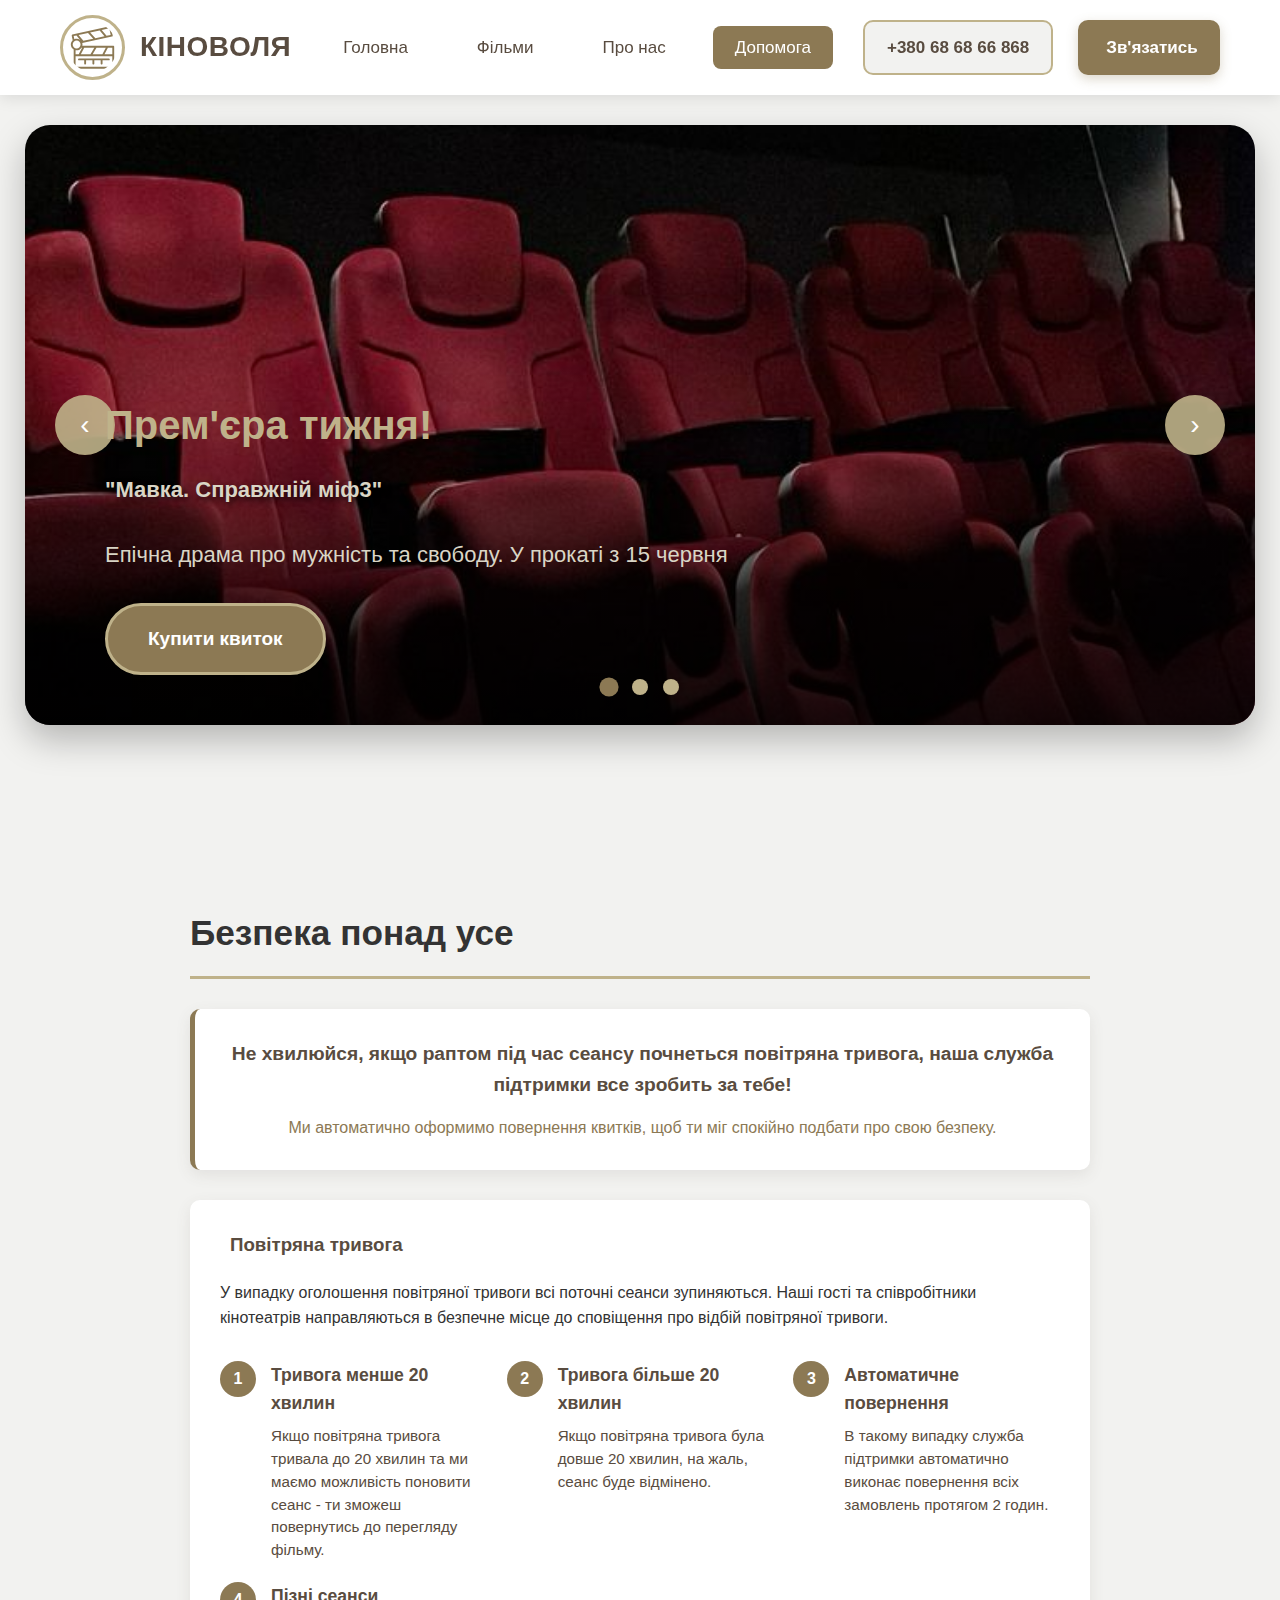
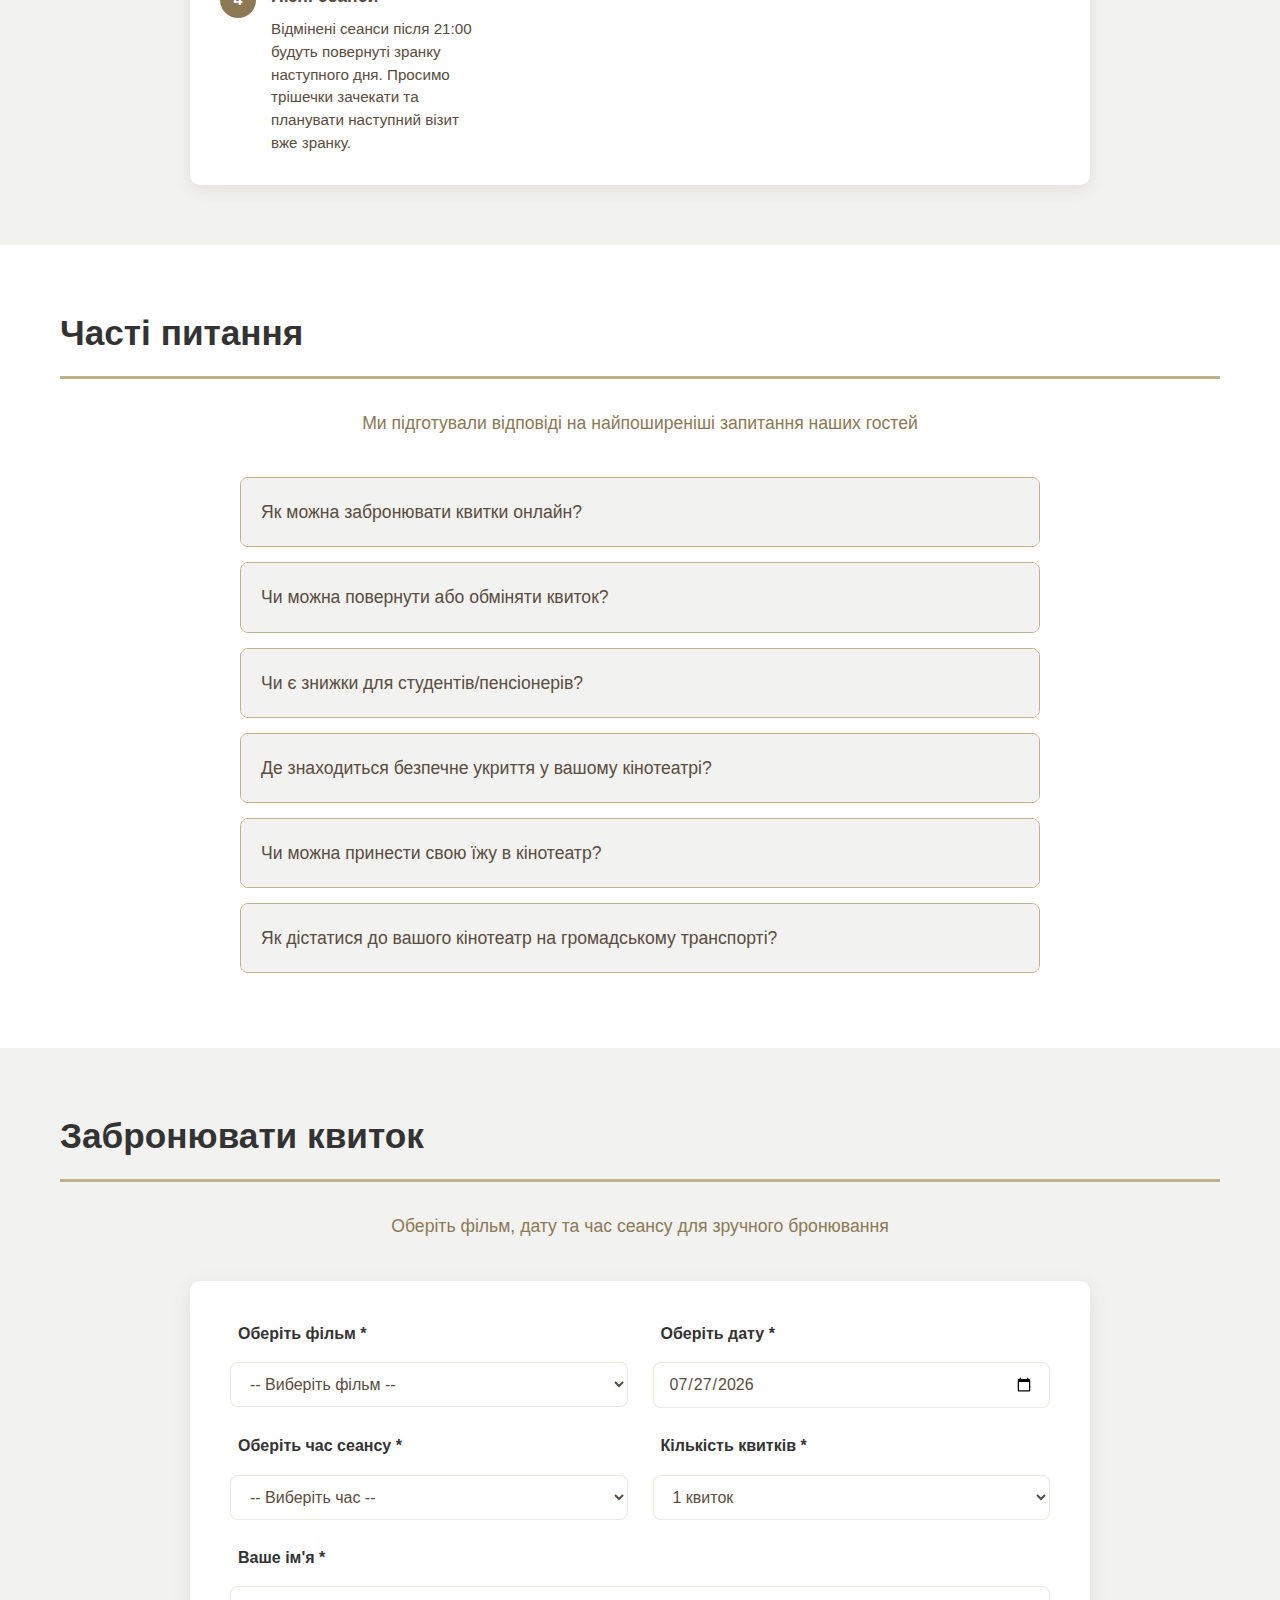
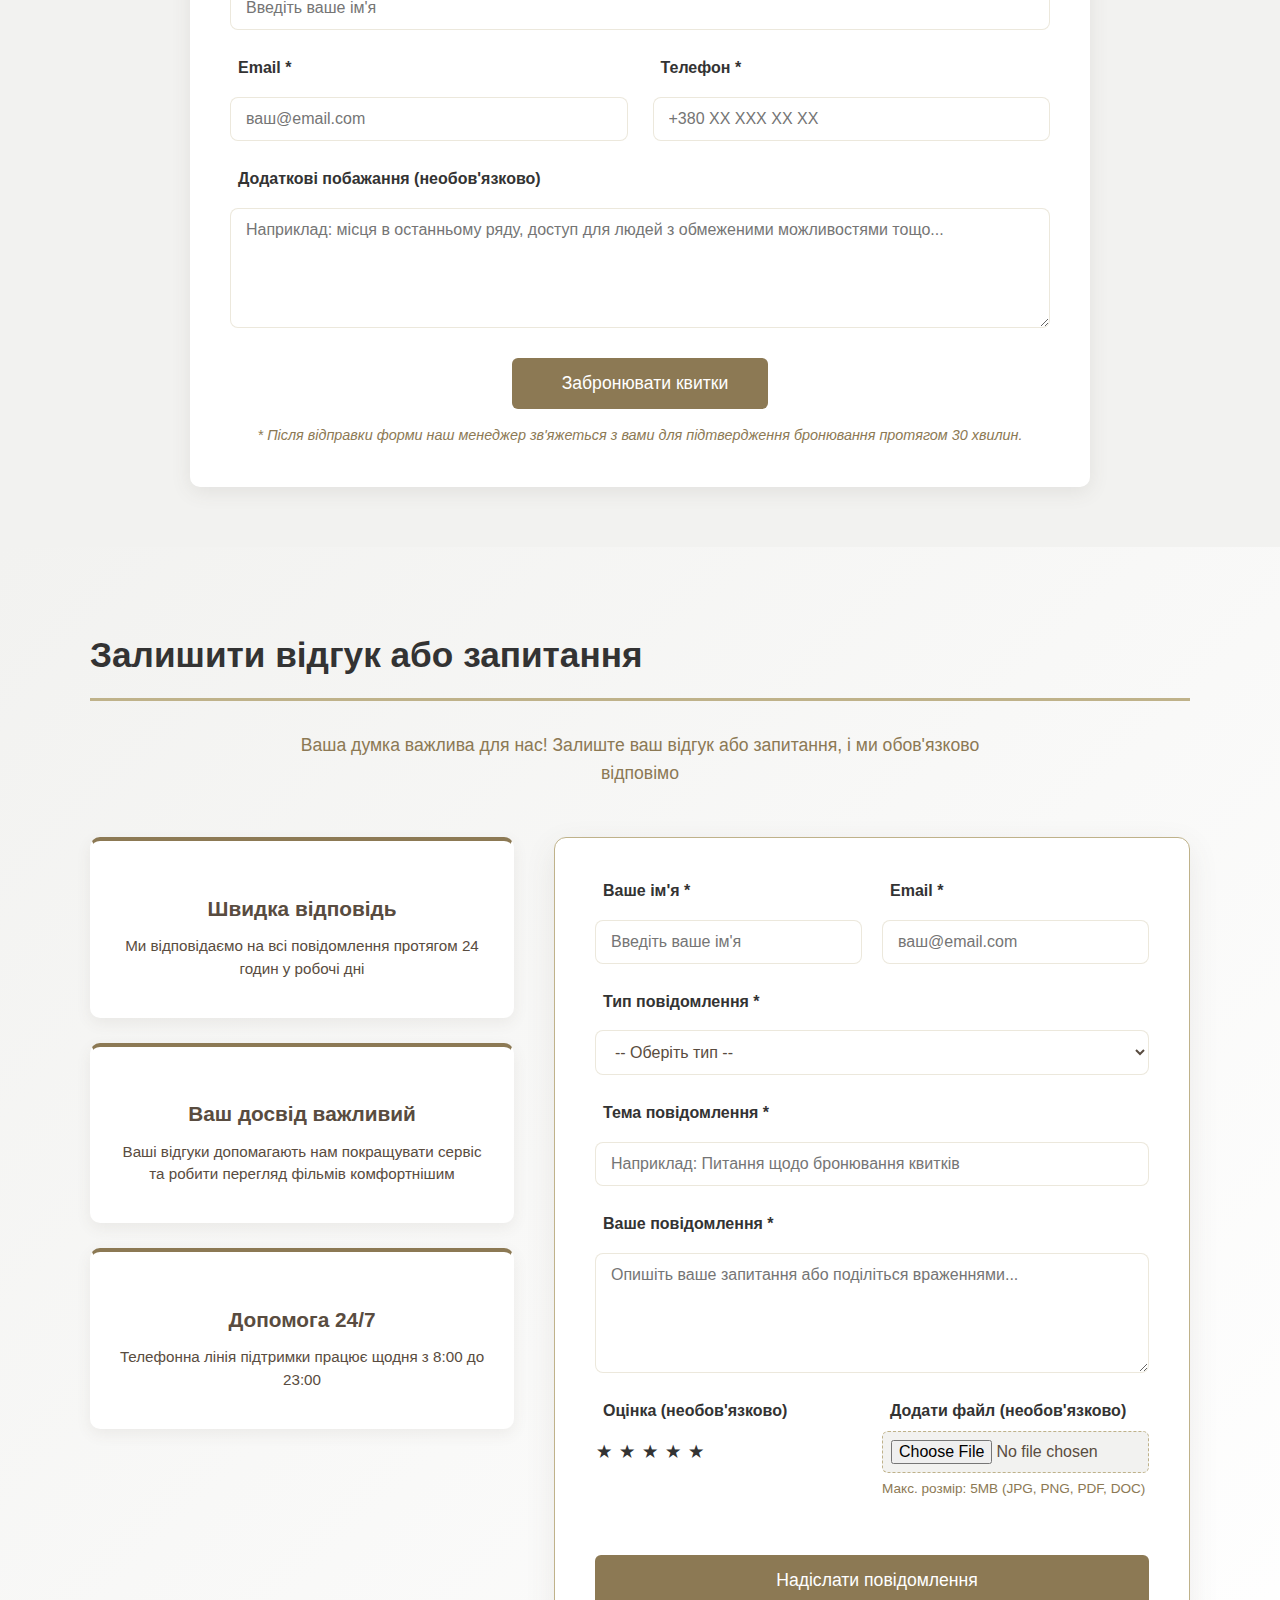
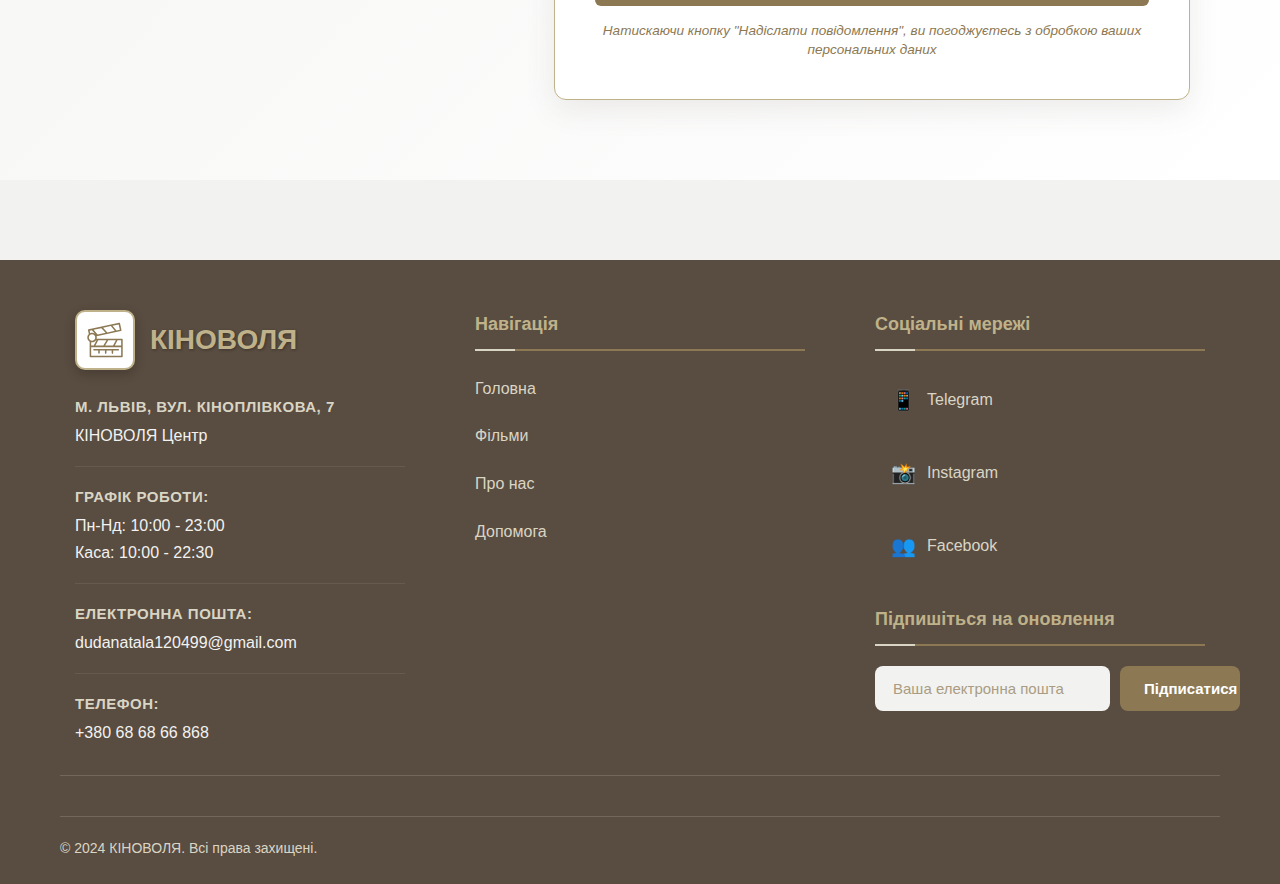
<file: index4.html>
<!DOCTYPE html>
<html lang="uk">
<head>
    <meta charset="UTF-8">
    <meta name="viewport" content="width=device-width, initial-scale=1.0">
    <title>КІНОВОЛЯ - Кінотеатр у Львові</title>
    
    <!-- Фавіконки -->
    <link rel="icon" type="image/svg+xml" href="images/logo.svg">
    <link rel="shortcut icon" href="images/logo.svg" type="image/svg+xml">
    <link rel="apple-touch-icon" href="images/logo.svg">
    
    <link rel="stylesheet" href="css/style.css">
</head>
<body>
    <!-- Верхній хедер -->
    <header class="header">
        <div class="container">
            <div class="header-inner">
                <!-- Логотип -->
                <div class="logo">
                    <a href="index.html">
                        <img src="images/logo.svg" alt="КІНОВОЛЯ - Логотип" class="logo-img">
                        <h1>КІНОВОЛЯ</h1>
                    </a>
                </div>

                <!-- Навігація -->
                <nav class="nav">
                    <ul>
                        <li><a href="index.html">Головна</a></li>
                        <li><a href="index2.html">Фільми</a></li>
                        <li><a href="index3.html">Про нас</a></li>
                        <li><a href="index4.html" class="active">Допомога</a></li>
                    </ul>
                </nav>

                <!-- Телефон та кнопка -->
                <div class="header-actions">
                    <div class="phone-display">
                        +380 68 68 66 868
                    </div>
                    <div class="btn-contact-container">
                        <a href="index4.html#contact-form" class="btn-contact">
                            Зв'язатись
                        </a>
                    </div>
                </div>
            </div>
        </div>
    </header>

    <!-- Основний слайдер (банерний) -->
    <section class="hero-slider">
        <div class="container">
            <div class="slider-container">
                <div class="slider" id="mainSlider">
                    <!-- Слайд 1 -->
                    <div class="slide active">
                        <img src="images/photo1.jpg" alt="Кінотеатр КІНОВОЛЯ" class="slide-img">
                        <div class="slide-content">
                            <h2>Прем'єра тижня!</h2>
                            <p class="movie-title">"Мавка. Справжній міф3"</p>
                            <p>Епічна драма про мужність та свободу. У прокаті з 15 червня</p>
                            <a href="index4.html" class="btn-slider">Купити квиток</a>
                        </div>
                    </div>
                    
                    <!-- Слайд 2 -->
                    <div class="slide">
                        <img src="images/photo2.jpg" alt="4K кіно" class="slide-img">
                        <div class="slide-content">
                            <h2>Класика у новому форматі</h2>
                            <p class="movie-title">4K реставрація</p>
                            <p>Легендарні стрічки у якості, яку ви ще не бачили</p>
                            <a href="index1.html" class="btn-slider">Розклад сеансів</a>
                        </div>
                    </div>
                    
                    <!-- Слайд 3 -->
                    <div class="slide">
                        <img src="images/photo3.jpg" alt="Знижки у вівторок" class="slide-img">
                        <div class="slide-content">
                            <h2>Знижка 30%</h2>
                            <p class="movie-title">ВІВТОРКИ - КІНОДНІ</p>
                            <p>Щовівторка ексклюзивні сеанси зі знижкою для справжніх кіноманів</p>
                            <a href="index2.html" class="btn-slider">Обрати фільм</a>
                        </div>
                    </div>
                </div>
                
                <!-- Кнопки слайдера -->
                <button class="slider-btn prev-btn" onclick="prevSlide()">‹</button>
                <button class="slider-btn next-btn" onclick="nextSlide()">›</button>
                
                <!-- Точки слайдера -->
                <div class="slider-dots">
                    <span class="dot active" onclick="goToSlide(0)"></span>
                    <span class="dot" onclick="goToSlide(1)"></span>
                    <span class="dot" onclick="goToSlide(2)"></span>
                </div>
            </div>
        </div>
    </section>

    <!-- Розділ: Безпека понад усе -->
    <section class="safety-section">
        <div class="container">
            <div class="safety-container">
                <div class="safety-icon">
                    <i class="fas fa-shield-alt"></i>
                </div>
                <h2 class="section-title">Безпека понад усе</h2>
                <div class="safety-message">
                    <p class="safety-main-text">
                        <strong>Не хвилюйся, якщо раптом під час сеансу почнеться повітряна тривога, наша служба підтримки все зробить за тебе!</strong>
                    </p>
                    <p class="safety-subtext">
                        Ми автоматично оформимо повернення квитків, щоб ти міг спокійно подбати про свою безпеку.
                    </p>
                </div>
                
                <div class="safety-procedure">
                    <h3><i class="fas fa-siren-on"></i> Повітряна тривога</h3>
                    <p>У випадку оголошення повітряної тривоги всі поточні сеанси зупиняються. Наші гості та співробітники кінотеатрів направляються в безпечне місце до сповіщення про відбій повітряної тривоги.</p>
                    
                    <div class="procedure-steps">
                        <div class="step">
                            <div class="step-number">1</div>
                            <div class="step-content">
                                <h4>Тривога менше 20 хвилин</h4>
                                <p>Якщо повітряна тривога тривала до 20 хвилин та ми маємо можливість поновити сеанс - ти зможеш повернутись до перегляду фільму.</p>
                            </div>
                        </div>
                        
                        <div class="step">
                            <div class="step-number">2</div>
                            <div class="step-content">
                                <h4>Тривога більше 20 хвилин</h4>
                                <p>Якщо повітряна тривога була довше 20 хвилин, на жаль, сеанс буде відмінено.</p>
                            </div>
                        </div>
                        
                        <div class="step">
                            <div class="step-number">3</div>
                            <div class="step-content">
                                <h4>Автоматичне повернення</h4>
                                <p>В такому випадку служба підтримки автоматично виконає повернення всіх замовлень протягом 2 годин.</p>
                            </div>
                        </div>
                        
                        <div class="step">
                            <div class="step-number">4</div>
                            <div class="step-content">
                                <h4>Пізні сеанси</h4>
                                <p>Відмінені сеанси після 21:00 будуть повернуті зранку наступного дня. Просимо трішечки зачекати та планувати наступний візит вже зранку.</p>
                            </div>
                        </div>
                    </div>
                </div>
            </div>
        </div>
    </section>

    <!-- Розділ: Часті питання (Акардеон) -->
    <section class="faq-section">
        <div class="container">
            <h2 class="section-title">Часті питання</h2>
            <p class="section-subtitle">Ми підготували відповіді на найпоширеніші запитання наших гостей</p>
            
            <div class="faq-container">
                <!-- Питання 1 -->
                <div class="faq-item">
                    <div class="faq-question">
                        <span>Як можна забронювати квитки онлайн?</span>
                        <i class="fas fa-chevron-down"></i>
                    </div>
                    <div class="faq-answer">
                        <p>Ви можете забронювати квитки через нашу форму бронювання на цій сторінці, через додаток "КІНОВОЛЯ" або зателефонувавши за номером +380 68 68 66 868. Онлайн бронювання доступне за 30 днів до сеансу.</p>
                    </div>
                </div>
                
                <!-- Питання 2 -->
                <div class="faq-item">
                    <div class="faq-question">
                        <span>Чи можна повернути або обміняти квиток?</span>
                        <i class="fas fa-chevron-down"></i>
                    </div>
                    <div class="faq-answer">
                        <p>Так, повернення та обмін квитків можливі не пізніше ніж за 1 годину до початку сеансу. У разі оголошення повітряної тривоги повернення відбувається автоматично протягом 2 годин.</p>
                    </div>
                </div>
                
                <!-- Питання 3 -->
                <div class="faq-item">
                    <div class="faq-question">
                        <span>Чи є знижки для студентів/пенсіонерів?</span>
                        <i class="fas fa-chevron-down"></i>
                    </div>
                    <div class="faq-answer">
                        <p>Так, ми пропонуємо знижки 20% для студентів та пенсіонерів при пред'явленні відповідного посвідчення. Також щовівторка діє акція "Кінодень" зі знижкою 30% для всіх відвідувачів.</p>
                    </div>
                </div>
                
                <!-- Питання 4 -->
                <div class="faq-item">
                    <div class="faq-question">
                        <span>Де знаходиться безпечне укриття у вашому кінотеатрі?</span>
                        <i class="fas fa-chevron-down"></i>
                    </div>
                    <div class="faq-answer">
                        <p>Наш кінотеатр обладнаний сучасним укриттям на -1 поверсі, яке відповідає всім нормам безпеки. При оголошенні тривоги наші співробітники проводять всіх гостей до укриття найкоротшим шляхом.</p>
                    </div>
                </div>
                
                <!-- Питання 5 -->
                <div class="faq-item">
                    <div class="faq-question">
                        <span>Чи можна принести свою їжу в кінотеатр?</span>
                        <i class="fas fa-chevron-down"></i>
                    </div>
                    <div class="faq-answer">
                        <p>Ми не обмежуємо наших гостей у цьому питанні, але пропонуємо широкий вибір снеків та напоїв у нашому барі за доступними цінами. Звертаємо вашу увагу на необхідність прибирати за собою сміття.</p>
                    </div>
                </div>
                
                <!-- Питання 6 -->
                <div class="faq-item">
                    <div class="faq-question">
                        <span>Як дістатися до вашого кінотеатр на громадському транспорті?</span>
                        <i class="fas fa-chevron-down"></i>
                    </div>
                    <div class="faq-answer">
                        <p>Наш кінотеатр знаходиться за адресою: м. Львів, вул. Кіноплівкова, 7. Поруч знаходяться зупинки трамваїв №4, №5 та автобусів №29, №47. Від центру міста можна дістатися за 15-20 хвилин.</p>
                    </div>
                </div>
            </div>
        </div>
    </section>

    <!-- Розділ: Форма бронювання квитків -->
    <section class="booking-section" id="booking-form">
        <div class="container">
            <h2 class="section-title">Забронювати квиток</h2>
            <p class="section-subtitle">Оберіть фільм, дату та час сеансу для зручного бронювання</p>
            
            <form class="booking-form" id="ticketBookingForm">
                <div class="form-grid">
                    <!-- Вибір фільму -->
                    <div class="form-group">
                        <label for="movie"><i class="fas fa-film"></i> Оберіть фільм *</label>
                        <select id="movie" name="movie" required>
                            <option value="">-- Виберіть фільм --</option>
                            <option value="lion-heart">Аватар: Вогонь і Попіл (фантастика, 16+)</option>
                            <option value="cosmic-journey">Потяг до Різдва (комедія, 6+)</option>
                            <option value="eternal-sunshine">Зоотрополіс-2 (мультфільм, 0+)</option>
                            <option value="shadow-warrior">Ти - Космос (фантастика, 16+)</option>
                            <option value="family-magic">Снігова королева (анімація, 0+)</option>
                            
                        </select>
                    </div>
                    
                    <!-- Вибір дати -->
                    <div class="form-group">
                        <label for="date"><i class="fas fa-calendar-alt"></i> Оберіть дату *</label>
                        <input type="date" id="date" name="date" required min="2024-06-10">
                    </div>
                    
                    <!-- Вибір часу -->
                    <div class="form-group">
                        <label for="time"><i class="fas fa-clock"></i> Оберіть час сеансу *</label>
                        <select id="time" name="time" required>
                            <option value="">-- Виберіть час --</option>
                            <option value="10:00">10:00</option>
                            <option value="12:30">12:30</option>
                            <option value="15:00">15:00</option>
                            <option value="17:30">17:30</option>
                            <option value="20:00">20:00</option>
                            <option value="22:30">22:30</option>
                        </select>
                    </div>
                    
                    <!-- Кількість квитків -->
                    <div class="form-group">
                        <label for="tickets"><i class="fas fa-ticket-alt"></i> Кількість квитків *</label>
                        <select id="tickets" name="tickets" required>
                            <option value="1">1 квиток</option>
                            <option value="2">2 квитки</option>
                            <option value="3">3 квитки</option>
                            <option value="4">4 квитки</option>
                            <option value="5">5 квитків</option>
                            <option value="6">6 квитків</option>
                        </select>
                    </div>
                    
                    <!-- Ім'я -->
                    <div class="form-group full-width">
                        <label for="name"><i class="fas fa-user"></i> Ваше ім'я *</label>
                        <input type="text" id="name" name="name" required placeholder="Введіть ваше ім'я">
                    </div>
                    
                    <!-- Email -->
                    <div class="form-group">
                        <label for="email"><i class="fas fa-envelope"></i> Email *</label>
                        <input type="email" id="email" name="email" required placeholder="ваш@email.com">
                    </div>
                    
                    <!-- Телефон -->
                    <div class="form-group">
                        <label for="phone"><i class="fas fa-phone"></i> Телефон *</label>
                        <input type="tel" id="phone" name="phone" required placeholder="+380 XX XXX XX XX">
                    </div>
                </div>
                
                <!-- Коментар -->
                <div class="form-group">
                    <label for="comments"><i class="fas fa-comment"></i> Додаткові побажання (необов'язково)</label>
                    <textarea id="comments" name="comments" rows="3" placeholder="Наприклад: місця в останньому ряду, доступ для людей з обмеженими можливостями тощо..."></textarea>
                </div>
                
                <!-- Кнопка відправки -->
                <div class="form-submit">
                    <button type="submit" class="btn-booking">
                        <i class="fas fa-check-circle"></i> Забронювати квитки
                    </button>
                    <p class="form-note">* Після відправки форми наш менеджер зв'яжеться з вами для підтвердження бронювання протягом 30 хвилин.</p>
                </div>
            </form>
        </div>
    </section>

    <!-- Розділ: Залишити відгук/запитання -->
    <section class="feedback-section" id="contact-form">
        <div class="container">
            <div class="feedback-container">
                <div class="feedback-header">
                    <h2 class="section-title">Залишити відгук або запитання</h2>
                    <p class="section-subtitle">Ваша думка важлива для нас! Залиште ваш відгук або запитання, і ми обов'язково відповімо</p>
                </div>
                
                <div class="feedback-content">
                    <div class="feedback-info">
                        <div class="info-card">
                            <div class="info-icon">
                                <i class="fas fa-comments"></i>
                            </div>
                            <h3>Швидка відповідь</h3>
                            <p>Ми відповідаємо на всі повідомлення протягом 24 годин у робочі дні</p>
                        </div>
                        
                        <div class="info-card">
                            <div class="info-icon">
                                <i class="fas fa-star"></i>
                            </div>
                            <h3>Ваш досвід важливий</h3>
                            <p>Ваші відгуки допомагають нам покращувати сервіс та робити перегляд фільмів комфортнішим</p>
                        </div>
                        
                        <div class="info-card">
                            <div class="info-icon">
                                <i class="fas fa-headset"></i>
                            </div>
                            <h3>Допомога 24/7</h3>
                            <p>Телефонна лінія підтримки працює щодня з 8:00 до 23:00</p>
                        </div>
                    </div>
                    
                    <form class="feedback-form" id="feedbackForm">
                        <div class="form-row">
                            <div class="form-group">
                                <label for="feedback-name"><i class="fas fa-user"></i> Ваше ім'я *</label>
                                <input type="text" id="feedback-name" name="name" required placeholder="Введіть ваше ім'я">
                            </div>
                            
                            <div class="form-group">
                                <label for="feedback-email"><i class="fas fa-envelope"></i> Email *</label>
                                <input type="email" id="feedback-email" name="email" required placeholder="ваш@email.com">
                            </div>
                        </div>
                        
                        <div class="form-group">
                            <label for="feedback-type"><i class="fas fa-tag"></i> Тип повідомлення *</label>
                            <select id="feedback-type" name="type" required>
                                <option value="">-- Оберіть тип --</option>
                                <option value="question">Запитання</option>
                                <option value="feedback">Відгук</option>
                                <option value="complaint">Скарга</option>
                                <option value="suggestion">Пропозиція</option>
                                <option value="other">Інше</option>
                            </select>
                        </div>
                        
                        <div class="form-group">
                            <label for="feedback-subject"><i class="fas fa-pen"></i> Тема повідомлення *</label>
                            <input type="text" id="feedback-subject" name="subject" required placeholder="Наприклад: Питання щодо бронювання квитків">
                        </div>
                        
                        <div class="form-group">
                            <label for="feedback-message"><i class="fas fa-edit"></i> Ваше повідомлення *</label>
                            <textarea id="feedback-message" name="message" rows="5" required placeholder="Опишіть ваше запитання або поділіться враженнями..."></textarea>
                        </div>
                        
                        <div class="form-row">
                            <div class="form-group">
                                <label for="feedback-rating"><i class="fas fa-star"></i> Оцінка (необов'язково)</label>
                                <div class="rating-stars">
                                    <input type="radio" id="star5" name="rating" value="5">
                                    <label for="star5" title="Відмінно">★</label>
                                    <input type="radio" id="star4" name="rating" value="4">
                                    <label for="star4" title="Добре">★</label>
                                    <input type="radio" id="star3" name="rating" value="3">
                                    <label for="star3" title="Нормально">★</label>
                                    <input type="radio" id="star2" name="rating" value="2">
                                    <label for="star2" title="Погано">★</label>
                                    <input type="radio" id="star1" name="rating" value="1">
                                    <label for="star1" title="Дуже погано">★</label>
                                </div>
                            </div>
                            
                            <div class="form-group">
                                <div class="file-upload">
                                    <label for="feedback-file"><i class="fas fa-paperclip"></i> Додати файл (необов'язково)</label>
                                    <input type="file" id="feedback-file" name="file" accept="image/*,.pdf,.doc,.docx">
                                    <small>Макс. розмір: 5MB (JPG, PNG, PDF, DOC)</small>
                                </div>
                            </div>
                        </div>
                        
                        <div class="form-submit">
                            <button type="submit" class="btn-feedback">
                                <i class="fas fa-paper-plane"></i> Надіслати повідомлення
                            </button>
                            <p class="form-note">Натискаючи кнопку "Надіслати повідомлення", ви погоджуєтесь з обробкою ваших персональних даних</p>
                        </div>
                    </form>
                </div>
            </div>
        </div>
    </section>

    <!-- Футер -->
    <footer class="footer">
        <div class="container">
            <!-- Верхня частина футера -->
            <div class="footer-top">
                <div class="footer-grid">
                    <!-- Колонка 1: Контактна інформація -->
                    <div class="footer-column">
                        <div class="footer-logo-section">
                            <img src="images/logo.svg" alt="КІНОВОЛЯ - Логотип" class="footer-logo-img">
                            <h2 class="footer-logo-text">КІНОВОЛЯ</h2>
                        </div>
                        
                        <div class="contact-info">
                            <div class="contact-item">
                                <div class="contact-label">м. Львів, вул. Кіноплівкова, 7</div>
                                <div class="contact-subtext">КІНОВОЛЯ Центр</div>
                            </div>
                            
                            <div class="contact-item">
                                <div class="contact-label">Графік роботи:</div>
                                <div class="contact-subtext">Пн-Нд: 10:00 - 23:00</div>
                                <div class="contact-subtext">Каса: 10:00 - 22:30</div>
                            </div>
                            
                            <div class="contact-item">
                                <div class="contact-label">Електронна пошта:</div>
                                <div class="contact-subtext">dudanatala120499@gmail.com</div>
                            </div>
                            
                            <div class="contact-item">
                                <div class="contact-label">Телефон:</div>
                                <div class="contact-subtext">+380 68 68 66 868</div>
                            </div>
                        </div>
                    </div>
                    
                    <!-- Колонка 2: Навігація -->
                    <div class="footer-column">
                        <h3 class="column-title">Навігація</h3>
                        <nav class="footer-nav">
                            <ul>
                                <li><a href="index.html">Головна</a></li>
                                <li><a href="index2.html">Фільми</a></li>
                                <li><a href="index3.html">Про нас</a></li>
                                <li><a href="index4.html" class="active">Допомога</a></li>
                            </ul>
                        </nav>
                    </div>
                    
                    <!-- Колонка 3: Соціальні мережі та підписка -->
                    <div class="footer-column">
                        <h3 class="column-title">Соціальні мережі</h3>
                        <div class="social-links">
                            <a href="https://t.me/kinovolia_lviv" class="social-link" target="_blank">
                                <span class="social-icon">📱</span>
                                <span>Telegram</span>
                            </a>
                            <a href="https://www.instagram.com/nata__06_?igsh=MTJxaXdhenY0M2Iy" class="social-link" target="_blank">
                                <span class="social-icon">📸</span>
                                <span>Instagram</span>
                            </a>
                            <a href="https://www.facebook.com/share/14Xd4yDfCMg/?mibextid=wwXIfr" class="social-link" target="_blank">
                                <span class="social-icon">👥</span>
                                <span>Facebook</span>
                            </a>
                        </div>
                        
                        <div class="subscription-section">
                            <h3 class="column-title">Підпишіться на оновлення</h3>
                            <form class="subscription-form">
                                <input type="email" placeholder="Ваша електронна пошта" required>
                                <button type="submit">Підписатися</button>
                            </form>
                        </div>
                    </div>
                </div>
            </div>
            
            <!-- Нижня частина футера -->
            <div class="footer-bottom">
                <div class="footer-bottom-left">
                    <p class="copyright">&copy; 2024 КІНОВОЛЯ. Всі права захищені.</p>
                </div>
            </div>
        </div>
    </footer>

    <script src="js/script.js"></script>
</body>

</html>
</file>
<file: css/style.css>
/* Основні стилі */
* {
    margin: 0;
    padding: 0;
    box-sizing: border-box;
    font-family: Arial, sans-serif;
}

body {
    background-color: #F2F2F0;
    color: #333;
    line-height: 1.6;
    min-height: 100vh;
    display: flex;
    flex-direction: column;
}

.container {
    max-width: 1300px;
    margin: 0 auto;
    padding: 0 25px;
}

.main-content {
    flex: 1;
    padding: 50px 0;
}

/* Хедер */
.header {
    background-color: #FFFFFF;
    box-shadow: 0 3px 15px rgba(0, 0, 0, 0.1);
    position: sticky;
    top: 0;
    z-index: 1000;
    padding: 15px 0;
}

.header-inner {
    display: flex;
    justify-content: space-between;
    align-items: center;
    flex-wrap: nowrap;
    gap: 30px;
}

/* Логотип */
.logo a {
    display: flex;
    align-items: center;
    gap: 15px;
    text-decoration: none;
    color: inherit;
    min-width: 200px;
}

.logo-img {
    width: 65px;
    height: 65px;
    border-radius: 50%;
    object-fit: cover;
    border: 3px solid #BFB28A;
}

.logo h1 {
    color: #594C40;
    font-size: 28px;
    font-weight: bold;
    letter-spacing: 0.5px;
    white-space: nowrap;
}

/* Навігація */
.nav {
    flex-grow: 1;
    display: flex;
    justify-content: center;
}

.nav ul {
    display: flex;
    list-style: none;
    gap: 25px;
    margin: 0;
    padding: 0;
}

.nav a {
    text-decoration: none;
    color: #594C40;
    font-weight: 500;
    font-size: 17px;
    padding: 12px 22px;
    border-radius: 8px;
    transition: all 0.3s ease;
    white-space: nowrap;
}

.nav a:hover {
    background-color: #BFB28A;
    color: #FFFFFF;
}

.nav a.active {
    background-color: #8C7954;
    color: #FFFFFF;
}

/* Телефон та кнопка */
.header-actions {
    display: flex;
    align-items: center;
    gap: 25px;
    min-width: 300px;
    justify-content: flex-end;
}

.phone-display {
    background-color: #F2F2F0;
    padding: 12px 22px;
    border-radius: 10px;
    font-weight: 600;
    color: #594C40;
    border: 2px solid #BFB28A;
    font-size: 17px;
    white-space: nowrap;
}

.btn-contact-container {
    min-width: 140px;
}

.btn-contact {
    background-color: #8C7954;
    color: white;
    padding: 14px 28px;
    border-radius: 10px;
    text-decoration: none;
    font-weight: 600;
    font-size: 17px;
    transition: all 0.3s ease;
    box-shadow: 0 4px 12px rgba(140, 121, 84, 0.3);
    white-space: nowrap;
    text-align: center;
    display: block;
}

.btn-contact:hover {
    background-color: #594C40;
    transform: translateY(-3px);
    box-shadow: 0 6px 18px rgba(140, 121, 84, 0.4);
}

/* Слайдер */
.hero-slider {
    margin: 30px 0 60px;
    position: relative;
}

.slider-container {
    border-radius: 25px;
    overflow: hidden;
    box-shadow: 0 15px 35px rgba(0,0,0,0.25);
    height: 600px;
    position: relative;
}

.slider {
    height: 100%;
    position: relative;
}

.slide {
    position: absolute;
    top: 0;
    left: 0;
    width: 100%;
    height: 100%;
    opacity: 0;
    transition: opacity 0.5s ease;
}

.slide.active {
    opacity: 1;
}

.slide-img {
    width: 100%;
    height: 100%;
    object-fit: cover;
    display: block;
}

.slide-content {
    position: absolute;
    bottom: 0;
    left: 0;
    right: 0;
    background: linear-gradient(to top, rgba(0,0,0,0.85), transparent);
    color: white;
    padding: 50px 60px;
    z-index: 2;
    padding-left: 80px;
    padding-right: 80px;
}

.slide-content h2 {
    font-size: 40px;
    margin-bottom: 15px;
    color: #BFB28A;
}

.movie-title {
    font-size: 56px;
    font-weight: bold;
    margin: 15px 0;
    color: #F2F2F0;
    text-shadow: 3px 3px 6px rgba(0,0,0,0.7);
}

.slide-content p {
    font-size: 22px;
    margin-bottom: 30px;
    max-width: 700px;
    color: #D9D5C5;
}

.btn-slider {
    display: inline-block;
    background-color: #8C7954;
    color: white;
    padding: 18px 40px;
    border-radius: 50px;
    text-decoration: none;
    font-weight: 600;
    font-size: 19px;
    transition: all 0.3s ease;
    border: 3px solid #BFB28A;
}

.btn-slider:hover {
    background-color: #BFB28A;
    transform: scale(1.05);
    border-color: #8C7954;
}

/* Кнопки слайдера */
.slider-btn {
    position: absolute;
    top: 50%;
    transform: translateY(-50%);
    width: 60px;
    height: 60px;
    background-color: rgba(191, 178, 138, 0.9);
    color: white;
    border: none;
    border-radius: 50%;
    font-size: 28px;
    cursor: pointer;
    z-index: 10;
    transition: all 0.3s ease;
}

.slider-btn:hover {
    background-color: rgba(140, 121, 84, 0.9);
}

.prev-btn {
    left: 30px;
}

.next-btn {
    right: 30px;
}

/* Точки слайдера */
.slider-dots {
    position: absolute;
    bottom: 30px;
    left: 0;
    right: 0;
    display: flex;
    justify-content: center;
    gap: 15px;
    z-index: 10;
}

.dot {
    width: 16px;
    height: 16px;
    border-radius: 50%;
    background-color: #BFB28A;
    cursor: pointer;
    transition: all 0.3s ease;
}

.dot.active {
    background-color: #8C7954;
    transform: scale(1.2);
}

/* Основний контент */
.welcome {
    background-color: white;
    padding: 50px 45px;
    border-radius: 20px;
    box-shadow: 0 8px 25px rgba(0,0,0,0.08);
    margin-bottom: 60px;
}

.welcome h2 {
    color: #594C40;
    margin-bottom: 25px;
    font-size: 34px;
}

.welcome > p {
    font-size: 19px;
    margin-bottom: 40px;
    line-height: 1.8;
    max-width: 900px;
    color: #555;
}

.features {
    display: grid;
    grid-template-columns: repeat(auto-fit, minmax(270px, 1fr));
    gap: 35px;
    margin-top: 50px;
}

.feature {
    text-align: center;
    padding: 35px 25px;
    background-color: #F2F2F0;
    border-radius: 15px;
    transition: all 0.3s ease;
    border: 2px solid transparent;
}

.feature:hover {
    transform: translateY(-12px);
    background-color: #BFB28A;
    color: white;
    border-color: #8C7954;
    box-shadow: 0 15px 30px rgba(191, 178, 138, 0.3);
}

.feature:hover .feature-icon {
    transform: scale(1.2);
}

.feature:hover h3 {
    color: white;
}

.feature:hover p {
    color: white;
}

.feature-icon {
    font-size: 48px;
    margin-bottom: 20px;
    transition: transform 0.3s ease;
}

.feature h3 {
    font-size: 24px;
    margin-bottom: 15px;
    color: #594C40;
}

.feature p {
    color: #666;
    font-size: 16px;
}

/* Секція "Кіно зараз" */
.now-playing {
    background-color: white;
    padding: 50px 45px;
    border-radius: 20px;
    box-shadow: 0 8px 25px rgba(0,0,0,0.08);
    margin-bottom: 60px;
    margin-top: 40px;
}

.section-header {
    display: flex;
    justify-content: space-between;
    align-items: center;
    margin-bottom: 35px;
}

.section-header h2 {
    color: #594C40;
    font-size: 34px;
    margin: 0;
}

.view-more {
    color: #8C7954;
    text-decoration: none;
    font-weight: 600;
    font-size: 18px;
    transition: all 0.3s ease;
    display: flex;
    align-items: center;
    gap: 8px;
}

.view-more:hover {
    color: #BFB28A;
    transform: translateX(5px);
}

/* Слайдер фільмів */
.movies-slider-container {
    position: relative;
    overflow: hidden;
    margin-bottom: 40px;
}

.movies-slider {
    display: flex;
    gap: 30px;
    transition: transform 0.5s ease;
    padding: 10px 0;
}

.movie-slide {
    min-width: calc(25% - 23px);
    flex-shrink: 0;
}

.movie-card {
    background-color: #F2F2F0;
    border-radius: 15px;
    overflow: hidden;
    transition: all 0.3s ease;
    border: 2px solid transparent;
}

.movie-card:hover {
    transform: translateY(-10px);
    box-shadow: 0 15px 30px rgba(0,0,0,0.1);
    border-color: #8C7954;
}

.movie-poster {
    position: relative;
    height: 250px;
    overflow: hidden;
}

.movie-poster img {
    width: 100%;
    height: 100%;
    object-fit: cover;
    transition: transform 0.5s ease;
}

.movie-card:hover .movie-poster img {
    transform: scale(1.05);
}

.movie-badge {
    position: absolute;
    top: 15px;
    right: 15px;
    padding: 5px 12px;
    border-radius: 20px;
    font-size: 12px;
    font-weight: 600;
    color: white;
}

.movie-badge.premiere {
    background-color: #8C7954;
}

.movie-badge.classic {
    background-color: #BFB28A;
}

.movie-badge.comedy {
    background-color: #D9D5C5;
    color: #594C40;
}

.movie-badge.sci-fi {
    background-color: #594C40;
}

.movie-info {
    padding: 20px;
}

.movie-info h3 {
    color: #594C40;
    font-size: 20px;
    margin-bottom: 10px;
    height: 50px;
    overflow: hidden;
}

.movie-details {
    display: flex;
    justify-content: space-between;
    margin-bottom: 15px;
    font-size: 14px;
    color: #666;
}

.movie-genre {
    max-width: 60%;
}

.movie-duration {
    font-weight: 600;
}

.movie-tags {
    display: flex;
    gap: 8px;
    margin-bottom: 15px;
    flex-wrap: wrap;
}

.tag {
    padding: 4px 10px;
    background-color: white;
    border-radius: 12px;
    font-size: 12px;
    font-weight: 600;
    color: #594C40;
    border: 1px solid #BFB28A;
}

.tag.seats {
    background-color: #8C7954;
    color: white;
    border: none;
}

.movie-showtimes {
    display: flex;
    gap: 10px;
    margin-bottom: 20px;
    flex-wrap: wrap;
}

.showtime {
    padding: 6px 12px;
    background-color: white;
    border-radius: 8px;
    font-size: 14px;
    font-weight: 600;
    color: #8C7954;
    border: 1px solid #8C7954;
    transition: all 0.3s ease;
    cursor: pointer;
}

.showtime:hover {
    background-color: #8C7954;
    color: white;
}

.movie-actions {
    text-align: center;
}

.btn-movie-details {
    display: inline-block;
    width: 100%;
    padding: 12px;
    background-color: #8C7954;
    color: white;
    text-decoration: none;
    border-radius: 8px;
    font-weight: 600;
    font-size: 16px;
    transition: all 0.3s ease;
    border: 2px solid #8C7954;
}

.btn-movie-details:hover {
    background-color: white;
    color: #8C7954;
}

/* Кнопки слайдера фільмів */
.movies-slider-btn {
    position: absolute;
    top: 50%;
    transform: translateY(-50%);
    width: 50px;
    height: 50px;
    background-color: white;
    color: #8C7954;
    border: none;
    border-radius: 50%;
    font-size: 24px;
    cursor: pointer;
    z-index: 10;
    transition: all 0.3s ease;
    box-shadow: 0 4px 12px rgba(0,0,0,0.15);
}

.movies-slider-btn:hover {
    background-color: #8C7954;
    color: white;
}

.prev-movie-btn {
    left: -25px;
}

.next-movie-btn {
    right: -25px;
}

/* Кнопка "Переглянути всі фільми" */
.view-all-container {
    text-align: center;
    margin-top: 30px;
}

.view-all-btn {
    display: inline-block;
    padding: 16px 40px;
    background-color: #8C7954;
    color: white;
    text-decoration: none;
    border-radius: 50px;
    font-weight: 600;
    font-size: 18px;
    transition: all 0.3s ease;
    border: 3px solid #BFB28A;
}

.view-all-btn:hover {
    background-color: #BFB28A;
    transform: scale(1.05);
    border-color: #8C7954;
}

/* Секція з розкладом */
.schedule-section {
    background-color: white;
    padding: 50px 45px;
    border-radius: 20px;
    box-shadow: 0 8px 25px rgba(0,0,0,0.08);
    margin-bottom: 60px;
}

.week-navigation {
    display: flex;
    align-items: center;
    gap: 20px;
}

.week-nav-btn {
    background-color: #F2F2F0;
    color: #594C40;
    border: 2px solid #BFB28A;
    padding: 10px 20px;
    border-radius: 8px;
    font-weight: 600;
    cursor: pointer;
    transition: all 0.3s ease;
}

.week-nav-btn:hover {
    background-color: #8C7954;
    color: white;
}

.current-week {
    font-weight: 600;
    color: #8C7954;
    font-size: 18px;
}

/* Таблиця розкладу */
.schedule-table-container {
    overflow-x: auto;
    margin: 30px 0;
}

.schedule-table {
    width: 100%;
    border-collapse: collapse;
    min-width: 800px;
}

.schedule-table th {
    background-color: #8C7954;
    color: white;
    padding: 15px;
    text-align: center;
    font-weight: 600;
    border: 1px solid #BFB28A;
}

.schedule-table .date {
    font-size: 14px;
    font-weight: normal;
    opacity: 0.9;
}

.schedule-table td {
    padding: 10px;
    border: 1px solid #BFB28A;
    vertical-align: top;
    width: 14.28%;
}

.time-slot {
    background-color: #F2F2F0;
    font-weight: 600;
    color: #594C40;
    text-align: center;
    width: 100px;
}

.schedule-movie {
    background-color: #8C7954;
    color: white;
    padding: 12px;
    border-radius: 8px;
    margin: 5px 0;
    cursor: pointer;
    transition: all 0.3s ease;
    font-size: 14px;
    line-height: 1.4;
}

.schedule-movie:hover {
    transform: translateY(-3px);
    box-shadow: 0 5px 15px rgba(0,0,0,0.2);
}

.schedule-movie span {
    display: block;
    font-size: 12px;
    opacity: 0.9;
    margin-top: 5px;
}

.schedule-movie.discount {
    background-color: #BFB28A;
}

.schedule-legend {
    display: flex;
    justify-content: center;
    gap: 30px;
    margin-top: 25px;
    flex-wrap: wrap;
}

.legend-item {
    display: flex;
    align-items: center;
    gap: 10px;
}

.legend-color {
    width: 20px;
    height: 20px;
    border-radius: 4px;
}

/* Слайдер кінотеатрів */
.cinemas-slider-section {
    background-color: white;
    padding: 50px 45px;
    border-radius: 20px;
    box-shadow: 0 8px 25px rgba(0,0,0,0.08);
    margin-bottom: 60px;
}

.cinemas-slider-container {
    position: relative;
    overflow: hidden;
    margin-top: 30px;
}

.cinemas-slider {
    display: flex;
    gap: 30px;
    transition: transform 0.5s ease;
}

.cinema-slide {
    min-width: calc(33.333% - 20px);
    flex-shrink: 0;
}

.cinema-card {
    background-color: #F2F2F0;
    border-radius: 15px;
    overflow: hidden;
    transition: all 0.3s ease;
    border: 2px solid transparent;
}

.cinema-card:hover {
    transform: translateY(-10px);
    box-shadow: 0 15px 30px rgba(0,0,0,0.1);
    border-color: #8C7954;
}

.cinema-image {
    height: 200px;
    overflow: hidden;
}

.cinema-image img {
    width: 100%;
    height: 100%;
    object-fit: cover;
    transition: transform 0.5s ease;
}

.cinema-card:hover .cinema-image img {
    transform: scale(1.05);
}

.cinema-info {
    padding: 25px;
}

.cinema-info h3 {
    color: #594C40;
    font-size: 22px;
    margin-bottom: 10px;
}

.cinema-address {
    color: #666;
    margin-bottom: 15px;
    font-size: 16px;
}

.cinema-features {
    display: flex;
    flex-wrap: wrap;
    gap: 10px;
    margin-bottom: 20px;
}

.cinema-feature {
    background-color: white;
    padding: 6px 12px;
    border-radius: 20px;
    font-size: 14px;
    color: #594C40;
    border: 1px solid #BFB28A;
}

.cinema-hours {
    margin-bottom: 25px;
    color: #666;
    font-size: 15px;
}

.btn-cinema-details {
    display: block;
    width: 100%;
    padding: 12px;
    background-color: #8C7954;
    color: white;
    text-decoration: none;
    border-radius: 8px;
    text-align: center;
    font-weight: 600;
    font-size: 16px;
    transition: all 0.3s ease;
    border: 2px solid #8C7954;
}

.btn-cinema-details:hover {
    background-color: white;
    color: #8C7954;
}

.cinemas-slider-btn {
    position: absolute;
    top: 50%;
    transform: translateY(-50%);
    width: 50px;
    height: 50px;
    background-color: white;
    color: #8C7954;
    border: none;
    border-radius: 50%;
    font-size: 24px;
    cursor: pointer;
    z-index: 10;
    transition: all 0.3s ease;
    box-shadow: 0 4px 12px rgba(0,0,0,0.15);
}

.cinemas-slider-btn:hover {
    background-color: #8C7954;
    color: white;
}

.prev-cinema-btn {
    left: -25px;
}

.next-cinema-btn {
    right: -25px;
}

/* Секція з таймером */
.countdown-section {
    margin: 60px 0 80px;
}

.countdown-card {
    background: linear-gradient(135deg, #1a1a1a, #2d2d2d);
    border-radius: 25px;
    padding: 40px;
    color: white;
    box-shadow: 0 20px 50px rgba(0,0,0,0.3);
    border: 1px solid rgba(140, 121, 84, 0.2);
    max-width: 100%;
    overflow: hidden;
}

.countdown-header {
    text-align: center;
    margin-bottom: 40px;
    padding-bottom: 20px;
    border-bottom: 2px solid rgba(191, 178, 138, 0.3);
}

.countdown-header h2 {
    font-size: 32px;
    margin-bottom: 15px;
    color: #BFB28A;
    font-weight: 600;
}

.countdown-movie-info h3 {
    font-size: 42px;
    margin-bottom: 10px;
    color: white;
    font-weight: 700;
    text-shadow: 2px 2px 4px rgba(0,0,0,0.5);
}

.movie-subtitle {
    font-size: 20px;
    color: #D9D5C5;
    opacity: 0.9;
}

.countdown-content {
    display: grid;
    grid-template-columns: 1fr 1fr;
    gap: 40px;
    align-items: start;
}

/* Ліва частина: деталі фільму */
.movie-details-table {
    width: 100%;
    margin-bottom: 40px;
    border-collapse: collapse;
}

.movie-details-table tr {
    border-bottom: 1px solid rgba(255, 255, 255, 0.1);
}

.movie-details-table tr:last-child {
    border-bottom: none;
}

.movie-details-table td {
    padding: 15px 10px;
    vertical-align: top;
}

.detail-label {
    font-weight: 600;
    color: #BFB28A;
    width: 120px;
    font-size: 18px;
    white-space: nowrap;
}

.detail-value {
    color: #F2F2F0;
    font-size: 18px;
}

/* Кнопки */
.countdown-actions {
    display: flex;
    gap: 15px;
    flex-wrap: wrap;
}

.btn-notify {
    flex: 1;
    min-width: 200px;
    background: linear-gradient(135deg, #8C7954, #BFB28A);
    color: white;
    border: none;
    padding: 16px 25px;
    border-radius: 50px;
    font-size: 17px;
    font-weight: 600;
    cursor: pointer;
    transition: all 0.3s ease;
    display: flex;
    align-items: center;
    justify-content: center;
    gap: 10px;
    box-shadow: 0 8px 20px rgba(140, 121, 84, 0.3);
}

.btn-notify:hover {
    transform: translateY(-2px);
    box-shadow: 0 10px 25px rgba(140, 121, 84, 0.4);
    background: linear-gradient(135deg, #BFB28A, #D9D5C5);
}

.btn-trailer {
    flex: 1;
    min-width: 200px;
    background: transparent;
    color: #BFB28A;
    border: 2px solid #BFB28A;
    padding: 16px 25px;
    border-radius: 50px;
    font-size: 17px;
    font-weight: 600;
    transition: all 0.3s ease;
    display: flex;
    align-items: center;
    justify-content: center;
    gap: 10px;
    text-align: center;
    cursor: pointer;
}

.btn-trailer:hover {
    background: #BFB28A;
    color: #1a1a1a;
    transform: translateY(-2px);
}

/* Права частина: постер та таймер */
.countdown-visual {
    display: flex;
    flex-direction: column;
    gap: 30px;
    align-items: center;
}

.movie-poster {
    width: 100%;
    max-width: 350px;
    border-radius: 15px;
    overflow: hidden;
    box-shadow: 0 15px 35px rgba(0,0,0,0.4);
}

.movie-poster img {
    width: 100%;
    height: auto;
    display: block;
}

/* Таймер - фіксовані розміри */
.timer-wrapper {
    width: 100%;
    max-width: 500px;
    padding: 0 10px;
}

.timer-display {
    display: flex;
    justify-content: center;
    align-items: center;
    gap: 15px;
    background: rgba(0, 0, 0, 0.3);
    padding: 25px 15px;
    border-radius: 20px;
    border: 2px solid rgba(191, 178, 138, 0.2);
    backdrop-filter: blur(10px);
    flex-wrap: nowrap;
    overflow: hidden;
    width: 100%;
}

.timer-unit {
    display: flex;
    flex-direction: column;
    align-items: center;
    min-width: 80px;
    flex-shrink: 0;
}

.timer-number {
    font-size: 48px;
    font-weight: 800;
    color: #BFB28A;
    line-height: 1;
    margin-bottom: 5px;
    font-family: 'Courier New', monospace;
    text-shadow: 0 0 15px rgba(191, 178, 138, 0.5);
}

.timer-label {
    font-size: 14px;
    text-transform: uppercase;
    letter-spacing: 1px;
    color: #D9D5C5;
    font-weight: 600;
}

.timer-separator {
    font-size: 36px;
    font-weight: 800;
    color: #8C7954;
    margin-bottom: 15px;
    flex-shrink: 0;
}

/* Модальне вікно трейлера */
#trailerModal {
    display: none;
    position: fixed;
    top: 0;
    left: 0;
    width: 100%;
    height: 100%;
    background: rgba(0,0,0,0.95);
    z-index: 9999;
    justify-content: center;
    align-items: center;
    animation: fadeIn 0.3s ease;
}

@keyframes fadeIn {
    from { opacity: 0; }
    to { opacity: 1; }
}

.modal-content {
    position: relative;
    width: 90%;
    max-width: 900px;
    padding-bottom: 56.25%; /* 16:9 aspect ratio */
}

.modal-content iframe {
    position: absolute;
    top: 0;
    left: 0;
    width: 100%;
    height: 100%;
    border: none;
    border-radius: 10px;
    box-shadow: 0 0 40px rgba(191, 178, 138, 0.3);
}

.modal-close {
    position: absolute;
    top: -50px;
    right: 0;
    background: none;
    border: none;
    color: white;
    font-size: 40px;
    cursor: pointer;
    padding: 5px 15px;
    transition: color 0.3s ease;
    z-index: 10000;
}

.modal-close:hover {
    color: #BFB28A;
}

/* Футер */
.footer {
    background-color: #594C40;
    color: #F2F2F0;
    padding: 50px 0 25px;
    margin-top: 80px;
    width: 100%;
    position: relative;
}

/* Верхня частина футера */
.footer-top {
    margin-bottom: 40px;
}

.footer-grid {
    display: grid;
    grid-template-columns: repeat(auto-fit, minmax(300px, 1fr));
    gap: 40px;
    padding-bottom: 30px;
    border-bottom: 1px solid rgba(217, 213, 197, 0.2);
}

/* Колонки футера */
.footer-column {
    padding: 0 15px;
}

/* Секція логотипу */
.footer-logo-section {
    display: flex;
    align-items: center;
    gap: 15px;
    margin-bottom: 25px;
}

.footer-logo-img {
    width: 60px;
    height: 60px;
    background-color: white;
    border-radius: 10px;
    padding: 8px;
    box-shadow: 0 4px 12px rgba(0, 0, 0, 0.2);
    border: 2px solid #BFB28A;
}

.footer-logo-text {
    font-size: 28px;
    font-weight: 700;
    color: #BFB28A;
    margin: 0;
    text-shadow: 1px 1px 3px rgba(0, 0, 0, 0.3);
}

/* Контактна інформація */
.contact-info {
    display: flex;
    flex-direction: column;
    gap: 18px;
}

.contact-item {
    padding-bottom: 18px;
    border-bottom: 1px solid rgba(217, 213, 197, 0.1);
}

.contact-item:last-child {
    border-bottom: none;
    padding-bottom: 0;
}

.contact-label {
    font-size: 15px;
    font-weight: 600;
    color: #D9D5C5;
    margin-bottom: 5px;
    text-transform: uppercase;
    letter-spacing: 0.5px;
}

.contact-subtext {
    font-size: 16px;
    color: #F2F2F0;
    line-height: 1.5;
    margin-top: 3px;
}

/* Заголовки колонок */
.column-title {
    font-size: 18px;
    font-weight: 600;
    color: #BFB28A;
    margin-bottom: 20px;
    padding-bottom: 10px;
    border-bottom: 2px solid #8C7954;
    position: relative;
}

.column-title::after {
    content: "";
    position: absolute;
    bottom: -2px;
    left: 0;
    width: 40px;
    height: 2px;
    background-color: #D9D5C5;
}

/* Навігація */
.footer-nav ul {
    list-style: none;
    padding: 0;
    margin: 0;
}

.footer-nav li {
    margin-bottom: 12px;
}

.footer-nav a {
    color: #D9D5C5;
    text-decoration: none;
    font-size: 16px;
    transition: all 0.3s;
    display: inline-block;
    padding: 5px 0;
}

.footer-nav a:hover {
    color: #BFB28A;
    transform: translateX(5px);
}

/* Соціальні мережі */
.social-links {
    display: flex;
    flex-direction: column;
    gap: 15px;
    margin-bottom: 30px;
}

.social-link {
    display: flex;
    align-items: center;
    gap: 12px;
    color: #D9D5C5;
    text-decoration: none;
    padding: 12px 15px;
    background-color: rgba(89, 76, 64, 0.8);
    border-radius: 8px;
    transition: all 0.3s;
    font-size: 16px;
    border: 1px solid transparent;
}

.social-link:hover {
    background-color: rgba(140, 121, 84, 0.4);
    color: #F2F2F0;
    border-color: #BFB28A;
    transform: translateY(-2px);
}

.social-icon {
    font-size: 20px;
    width: 24px;
    text-align: center;
}

/* Форма підписки */
.subscription-section {
    margin-top: 25px;
}

.subscription-form {
    display: flex;
    gap: 10px;
    margin-top: 15px;
}

.subscription-form input {
    flex: 1;
    padding: 12px 16px;
    background-color: #F2F2F0;
    border: 2px solid transparent;
    border-radius: 8px;
    color: #594C40;
    font-size: 15px;
    transition: all 0.3s;
}

.subscription-form input::placeholder {
    color: #8C7954;
    opacity: 0.7;
}

.subscription-form input:focus {
    outline: none;
    border-color: #BFB28A;
    background-color: white;
}

.subscription-form button {
    padding: 12px 24px;
    background-color: #8C7954;
    color: white;
    border: none;
    border-radius: 8px;
    font-weight: 600;
    font-size: 15px;
    cursor: pointer;
    transition: all 0.3s;
    white-space: nowrap;
    min-width: 120px;
}

.subscription-form button:hover {
    background-color: #BFB28A;
    transform: translateY(-2px);
}

/* Нижня частина футера */
.footer-bottom {
    padding-top: 20px;
    border-top: 1px solid rgba(217, 213, 197, 0.2);
}

.footer-bottom-content {
    display: flex;
    justify-content: space-between;
    align-items: center;
    flex-wrap: wrap;
    gap: 20px;
}

.copyright {
    color: #D9D5C5;
    font-size: 14px;
    margin: 0;
}

.footer-bottom-right {
    display: flex;
    gap: 30px;
}

.footer-bottom-link {
    color: #BFB28A;
    text-decoration: none;
    font-size: 14px;
    transition: color 0.3s;
}

.footer-bottom-link:hover {
    color: #F2F2F0;
    text-decoration: underline;
}

/* Адаптивність */
@media (max-width: 1200px) {
    .container {
        max-width: 100%;
        padding: 0 20px;
    }
    
    .header-inner {
        gap: 20px;
    }
    
    .slider-container {
        height: 500px;
    }
    
    .slide-content {
        padding: 40px 60px;
    }
    
    .movie-slide {
        min-width: calc(33.333% - 20px);
    }
    
    .cinema-slide {
        min-width: calc(50% - 15px);
    }
    
    .countdown-content {
        gap: 30px;
    }
    
    .timer-number {
        font-size: 42px;
    }
    
    .timer-unit {
        min-width: 70px;
    }
}

@media (max-width: 992px) {
    .header-inner {
        flex-wrap: wrap;
        justify-content: center;
        gap: 25px;
    }
    
    .logo {
        order: 1;
        width: 100%;
        justify-content: center;
        margin-bottom: 10px;
    }
    
    .nav {
        order: 3;
        width: 100%;
        margin-top: 15px;
    }
    
    .header-actions {
        order: 2;
        min-width: auto;
    }
    
    .nav ul {
        flex-wrap: wrap;
        justify-content: center;
    }
    
    .slider-container {
        height: 450px;
    }
    
    .movie-title {
        font-size: 48px;
    }
    
    .slide-content {
        padding-left: 70px;
        padding-right: 70px;
    }
    
    .slider-btn {
        width: 55px;
        height: 55px;
        font-size: 26px;
    }
    
    .movie-slide {
        min-width: calc(50% - 15px);
    }
    
    .section-header {
        flex-direction: column;
        align-items: flex-start;
        gap: 15px;
    }
    
    .movies-slider-btn {
        display: none;
    }
    
    .week-navigation {
        flex-direction: column;
        gap: 15px;
    }
    
    .cinema-slide {
        min-width: calc(100% - 10px);
    }
    
    .cinemas-slider-btn {
        display: none;
    }
    
    .countdown-content {
        grid-template-columns: 1fr;
        gap: 40px;
    }
    
    .countdown-actions {
        justify-content: center;
    }
    
    .countdown-visual {
        order: -1;
    }
    
    .movie-poster {
        max-width: 300px;
    }
    
    .timer-display {
        max-width: 450px;
        margin: 0 auto;
        padding: 20px 10px;
        gap: 10px;
    }
    
    .timer-number {
        font-size: 36px;
    }
    
    .timer-separator {
        font-size: 28px;
        margin-bottom: 10px;
    }
    
    .detail-row {
        flex-direction: column;
        gap: 5px;
    }
    
    .countdown-actions {
        flex-direction: column;
        align-items: center;
    }
    
    .btn-notify, .btn-trailer {
        width: 100%;
        justify-content: center;
    }
    
    .footer-grid {
        grid-template-columns: repeat(2, 1fr);
        gap: 30px;
    }
}

@media (max-width: 768px) {
    .slider-container {
        height: 400px;
    }
    
    .slide-content h2 {
        font-size: 32px;
    }
    
    .movie-title {
        font-size: 40px;
    }
    
    .slide-content p {
        font-size: 18px;
    }
    
    .slide-content {
        padding: 30px 40px;
    }
    
    .slider-btn {
        width: 50px;
        height: 50px;
        font-size: 24px;
        left: 15px;
        right: 15px;
    }
    
    .prev-btn {
        left: 15px;
    }
    
    .next-btn {
        right: 15px;
    }
    
    .features {
        grid-template-columns: 1fr;
        gap: 25px;
    }
    
    .header-actions {
        flex-direction: column;
        gap: 15px;
        width: 100%;
    }
    
    .phone-display {
        width: 100%;
        text-align: center;
    }
    
    .btn-contact-container {
        width: 100%;
    }
    
    .btn-contact {
        width: 100%;
    }
    
    .now-playing {
        padding: 35px 25px;
    }
    
    .movie-slide {
        min-width: calc(100% - 10px);
    }
    
    .movies-slider {
        gap: 20px;
    }
    
    .movie-info h3 {
        font-size: 18px;
        height: auto;
    }
    
    .section-header h2 {
        font-size: 28px;
    }
    
    .schedule-section,
    .cinemas-slider-section,
    .countdown-card {
        padding: 35px 25px;
    }
    
    .schedule-table th,
    .schedule-table td {
        padding: 8px;
        font-size: 14px;
    }
    
    .schedule-movie {
        padding: 8px;
        font-size: 12px;
    }
    
    .countdown-card {
        padding: 30px 20px;
    }
    
    .countdown-header h2 {
        font-size: 28px;
    }
    
    .countdown-movie-info h3 {
        font-size: 34px;
    }
    
    .movie-subtitle {
        font-size: 18px;
    }
    
    .detail-label, .detail-value {
        font-size: 16px;
    }
    
    .movie-details-table td {
        padding: 12px 8px;
    }
    
    .timer-display {
        padding: 15px 10px;
    }
    
    .timer-unit {
        min-width: 60px;
    }
    
    .timer-number {
        font-size: 32px;
    }
    
    .timer-label {
        font-size: 12px;
    }
    
    .timer-separator {
        font-size: 24px;
        margin-bottom: 8px;
    }
    
    .btn-notify, .btn-trailer {
        min-width: 100%;
        font-size: 16px;
        padding: 14px 20px;
    }
    
    .countdown-actions {
        flex-direction: column;
        gap: 10px;
    }
    
    .footer {
        padding: 40px 0 20px;
        margin-top: 60px;
    }
    
    .footer-grid {
        grid-template-columns: 1fr;
        gap: 25px;
    }
    
    .footer-column {
        padding: 0;
    }
    
    .footer-bottom-content {
        flex-direction: column;
        text-align: center;
        gap: 15px;
    }
    
    .footer-bottom-right {
        flex-wrap: wrap;
        justify-content: center;
        gap: 15px;
    }
    
    .subscription-form {
        flex-direction: column;
    }
    
    .subscription-form button {
        width: 100%;
    }
    
    .social-link:hover {
        transform: translateX(0);
    }
    
    .footer-nav a:hover {
        transform: translateX(0);
    }
}

@media (max-width: 576px) {
    .logo h1 {
        font-size: 24px;
    }
    
    .nav a {
        font-size: 16px;
        padding: 10px 18px;
    }
    
    .phone-display {
        font-size: 16px;
        padding: 10px 18px;
    }
    
    .btn-contact {
        padding: 12px 20px;
        font-size: 16px;
    }
    
    .slider-container {
        height: 350px;
        border-radius: 15px;
    }
    
    .slide-content {
        padding: 25px 30px;
    }
    
    .slide-content h2 {
        font-size: 26px;
    }
    
    .movie-title {
        font-size: 32px;
    }
    
    .slide-content p {
        font-size: 16px;
    }
    
    .btn-slider {
        padding: 15px 30px;
        font-size: 16px;
    }
    
    .slider-btn {
        width: 45px;
        height: 45px;
        font-size: 22px;
        left: 10px;
        right: 10px;
    }
    
    .prev-btn {
        left: 10px;
    }
    
    .next-btn {
        right: 10px;
    }
    
    .welcome {
        padding: 35px 25px;
    }
    
    .welcome h2 {
        font-size: 28px;
    }
    
    .slider-dots {
        bottom: 20px;
    }
    
    .dot {
        width: 12px;
        height: 12px;
    }
    
    .movie-showtimes {
        justify-content: center;
    }
    
    .view-all-btn {
        width: 100%;
        text-align: center;
    }
    
    .schedule-legend {
        flex-direction: column;
        align-items: center;
        gap: 15px;
    }
    
    .timer-display {
        gap: 5px;
    }
    
    .timer-unit {
        min-width: 50px;
    }
    
    .timer-number {
        font-size: 28px;
    }
    
    .timer-separator {
        font-size: 20px;
        margin-bottom: 5px;
    }
    
    .movie-poster {
        max-width: 250px;
    }
    
    .countdown-header h2 {
        font-size: 24px;
    }
    
    .countdown-movie-info h3 {
        font-size: 28px;
    }
    
    .footer-logo-section {
        flex-direction: column;
        text-align: center;
        gap: 10px;
    }
    
    .footer-logo-text {
        font-size: 24px;
    }
    
    .contact-item {
        padding-bottom: 12px;
    }
    
    .social-link {
        padding: 10px 12px;
        font-size: 15px;
    }
    
    .column-title {
        font-size: 16px;
    }
}

/* Стилі для SVG логотипу */
.logo-img {
    width: 65px;
    height: 65px;
    border-radius: 50%;
    object-fit: contain;
    border: 3px solid #BFB28A;
    padding: 5px;
    background-color: white;
}

.footer-logo-img {
    width: 60px;
    height: 60px;
    border-radius: 10px;
    object-fit: contain;
    border: 2px solid #BFB28A;
    padding: 8px;
    background-color: white;
}

/* Гарантуємо, що body займає всю висоту */
html, body {
    height: 100%;
    margin: 0;
    padding: 0;
    width: 100%;
}

/* Виправлення для слайдера та інших секцій */
.hero-slider .container,
.welcome,
.now-playing,
.schedule-section,
.cinemas-slider-section,
.countdown-section .container {
    width: 100%;
    max-width: 1300px;
    margin-left: auto;
    margin-right: auto;
    padding-left: 25px;
    padding-right: 25px;
    box-sizing: border-box;
}

/* Стрілки слайдерів - завжди видимі */
.movies-slider-btn,
.cinemas-slider-btn {
    display: flex !important;
    align-items: center;
    justify-content: center;
    opacity: 1 !important;
    visibility: visible !important;
}

/* Фікс для адаптивності стрілок */
@media (max-width: 992px) {
    .movies-slider-btn,
    .cinemas-slider-btn {
        display: flex !important;
        opacity: 1 !important;
    }
}

/* Позиціонування стрілок */
.movies-slider-btn {
    position: absolute;
    top: 50%;
    transform: translateY(-50%);
    width: 40px;
    height: 40px;
    background-color: #8C7954;
    color: white;
    border: none;
    border-radius: 50%;
    font-size: 20px;
    cursor: pointer;
    z-index: 10;
    transition: all 0.3s ease;
}

.cinemas-slider-btn {
    position: absolute;
    top: 50%;
    transform: translateY(-50%);
    width: 40px;
    height: 40px;
    background-color: #8C7954;
    color: white;
    border: none;
    border-radius: 50%;
    font-size: 20px;
    cursor: pointer;
    z-index: 10;
    transition: all 0.3s ease;
}

.movies-slider-btn:hover,
.cinemas-slider-btn:hover {
    background-color: #594C40;
}

.prev-movie-btn,
.prev-cinema-btn {
    left: 10px;
}

.next-movie-btn,
.next-cinema-btn {
    right: 10px;
}

/* Контейнери слайдерів */
.movies-slider-container,
.cinemas-slider-container {
    position: relative;
    padding: 0 50px;
}

/* Адаптивність для стрілок */
@media (max-width: 768px) {
    .movies-slider-container,
    .cinemas-slider-container {
        padding: 0 40px;
    }
    
    .movies-slider-btn,
    .cinemas-slider-btn {
        width: 35px;
        height: 35px;
        font-size: 18px;
    }
}

@media (max-width: 480px) {
    .movies-slider-container,
    .cinemas-slider-container {
        padding: 0 30px;
    }
}



/* ===== Стилі для сторінки "Про нас" ===== */

/* Змінні для сторінки "Про нас" */
:root {
    --software-color: #594C40;
}

/* Герой секція */
.about-hero {
    background: linear-gradient(rgba(0, 0, 0, 0.8), rgba(0, 0, 0, 0.8)), url('../images/photo1.jpg');
    background-size: cover;
    background-position: center;
    color: white;
    padding: 120px 0 80px;
    text-align: center;
    margin-top: 80px;
}

.about-hero h1 {
    font-size: 3.5rem;
    margin-bottom: 25px;
    color: var(--accent-color);
    text-transform: uppercase;
    letter-spacing: 2px;
}

.about-hero p {
    font-size: 1.3rem;
    max-width: 900px;
    margin: 0 auto;
    line-height: 1.8;
    opacity: 0.9;
}

/* Інформація про локацію */
.location-info-section {
    padding: 80px 0;
    background-color: var(--bg-secondary);
}

.location-info-grid {
    display: grid;
    grid-template-columns: repeat(auto-fit, minmax(250px, 1fr));
    gap: 30px;
    max-width: 1200px;
    margin: 0 auto;
}

.info-card {
    background: white;
    padding: 35px 25px;
    border-radius: 15px;
    text-align: center;
    transition: all 0.3s ease;
    border: 2px solid transparent;
    box-shadow: 0 8px 25px rgba(0,0,0,0.05);
}

.info-card:hover {
    border-color: var(--accent-color);
    transform: translateY(-8px);
    box-shadow: 0 15px 35px rgba(0,0,0,0.1);
}

.info-icon {
    font-size: 3.2rem;
    margin-bottom: 22px;
    color: var(--accent-color);
    display: inline-block;
}

.info-card h3 {
    color: var(--primary-color);
    margin-bottom: 18px;
    font-size: 1.4rem;
    font-weight: 600;
}

.info-card p {
    color: var(--text-secondary);
    margin-bottom: 10px;
    line-height: 1.6;
    font-size: 1.05rem;
}

/* Розташування */
.location-section {
    padding: 100px 0;
    background-color: white;
    position: relative;
}

.location-container {
    max-width: 1200px;
    margin: 0 auto;
    position: relative;
    z-index: 1;
}

.location-header {
    text-align: center;
    margin-bottom: 70px;
}

.location-header h2 {
    color: var(--accent-color);
    font-size: 2.8rem;
    margin-bottom: 25px;
    position: relative;
    display: inline-block;
}

.location-header h2::after {
    content: '';
    position: absolute;
    bottom: -15px;
    left: 50%;
    transform: translateX(-50%);
    width: 80px;
    height: 3px;
    background: var(--accent-color);
}

.location-header p {
    color: var(--text-secondary);
    font-size: 1.2rem;
    max-width: 700px;
    margin: 30px auto 0;
    line-height: 1.7;
}

/* Карти */
.maps-grid {
    display: grid;
    grid-template-columns: repeat(auto-fit, minmax(550px, 1fr));
    gap: 50px;
    margin-bottom: 40px;
}

@media (max-width: 1200px) {
    .maps-grid {
        grid-template-columns: 1fr;
        gap: 40px;
    }
}

.map-column {
    background: white;
    border-radius: 15px;
    overflow: hidden;
    box-shadow: 0 15px 35px rgba(0,0,0,0.12);
    transition: transform 0.3s ease;
    border: 1px solid #eaeaea;
}

.map-column:hover {
    transform: translateY(-5px);
    box-shadow: 0 20px 40px rgba(0,0,0,0.15);
}

.map-label {
    background: linear-gradient(135deg, var(--primary-color), var(--accent-color));
    color: white;
    padding: 25px;
    text-align: center;
    font-size: 1.4rem;
    font-weight: bold;
    text-transform: uppercase;
    letter-spacing: 1px;
}

.map-container {
    position: relative;
    padding-bottom: 75%;
    height: 0;
    overflow: hidden;
    background: #f8f9fa;
}

.map-container iframe {
    position: absolute;
    top: 0;
    left: 0;
    width: 100%;
    height: 100%;
    border: none;
}

/* ===== Стилі для відгуків ===== */

.reviews-section {
    padding: 80px 0;
    background: linear-gradient(135deg, #ffffff 0%, #f8f9fa 100%);
    position: relative;
    overflow: hidden;
}

.reviews-section::before {
    content: '';
    position: absolute;
    top: 0;
    left: 0;
    width: 100%;
    height: 100px;
    background: linear-gradient(to bottom, white, #f8f9fa);
}

.reviews-header {
    text-align: center;
    margin-bottom: 50px;
    position: relative;
    z-index: 1;
}

.reviews-header h2 {
    color:  #594C40;
    font-size: 2.5rem;
    margin-bottom: 15px;
    position: relative;
    display: inline-block;
}

.reviews-header h2::after {
    content: '';
    position: absolute;
    bottom: -12px;
    left: 50%;
    transform: translateX(-50%);
    width: 100px;
    height: 3px;
    background: linear-gradient(90deg, #FF6B6B, #2980B9);
}

.reviews-subtitle {
    color: #666;
    font-size: 1.1rem;
    max-width: 600px;
    margin: 25px auto 0;
    line-height: 1.6;
}

.reviews-container {
    max-width: 1200px;
    margin: 0 auto 40px;
    position: relative;
    z-index: 1;
}

.reviews-grid {
    display: grid;
    grid-template-columns: repeat(auto-fit, minmax(280px, 1fr));
    gap: 25px;
}

.review-card {
    background: white;
    border-radius: 15px;
    padding: 25px;
    box-shadow: 0 8px 25px rgba(0,0,0,0.08);
    transition: all 0.3s ease;
    border: 2px solid transparent;
    position: relative;
    overflow: hidden;
}

.review-card::before {
    content: '';
    position: absolute;
    top: 0;
    left: 0;
    width: 5px;
    height: 100%;
    background: linear-gradient(to bottom, #FFD700, #FFA500);
}

.review-card:hover {
    transform: translateY(-8px);
    border-color:  #594C40;
    box-shadow: 0 15px 35px rgba(0,0,0,0.12);
}

.review-header {
    display: flex;
    align-items: center;
    margin-bottom: 20px;
    gap: 15px;
}

.reviewer-photo {
    width: 60px;
    height: 60px;
    border-radius: 50%;
    overflow: hidden;
    flex-shrink: 0;
    border: 3px solid  #594C40;
    box-shadow: 0 3px 10px rgba(255, 215, 0, 0.2);
    background: #f8f9fa;
}

.reviewer-photo img {
    width: 100%;
    height: 100%;
    object-fit: cover;
    transition: transform 0.3s ease;
}

.review-card:hover .reviewer-photo img {
    transform: scale(1.1);
}

.reviewer-info h3 {
    color: #2C3E50;
    margin-bottom: 5px;
    font-size: 1.2rem;
    font-weight: 600;
}

.review-rating {
    display: flex;
    gap: 3px;
}

.star {
    color:  #594C40;
    font-size: 1rem;
    transition: transform 0.2s ease;
}

.review-card:hover .star {
    transform: scale(1.1);
}

.star.half {
    position: relative;
    overflow: hidden;
}

.star.half::before {
    content: '★';
    position: absolute;
    left: 0;
    width: 50%;
    overflow: hidden;
    color: #594C40;
}

.review-content {
    margin-bottom: 20px;
}

.review-content p {
    color: #666;
    line-height: 1.6;
    font-size: 0.95rem;
    font-style: italic;
    position: relative;
    padding-left: 15px;
}

.review-content p::before {
    content: '"';
    position: absolute;
    left: 0;
    top: -8px;
    font-size: 2rem;
    color: rgba(255, 215, 0, 0.2);
    font-family: Georgia, serif;
}

.review-footer {
    display: flex;
    justify-content: space-between;
    align-items: center;
    padding-top: 15px;
    border-top: 1px solid #eee;
    font-size: 0.85rem;
}

.review-date {
    color: #888;
    font-weight: 500;
}

.review-film {
    color: #594C40;
    font-weight: 500;
    background: rgba(255, 107, 107, 0.1);
    padding: 4px 10px;
    border-radius: 12px;
}

.reviews-stats {
    background: white;
    border-radius: 15px;
    padding: 30px;
    box-shadow: 0 10px 30px rgba(0,0,0,0.1);
    max-width: 900px;
    margin: 0 auto;
    position: relative;
    z-index: 1;
    border: 2px solid #594C40
}

.stats-grid {
    display: grid;
    grid-template-columns: repeat(auto-fit, minmax(180px, 1fr));
    gap: 25px;
    text-align: center;
}

.stat-item {
    padding: 15px;
    transition: transform 0.3s ease;
}

.stat-item:hover {
    transform: translateY(-3px);
}

.stat-number {
    color: #594C40;
    font-size: 2rem;
    font-weight: 700;
    margin-bottom: 8px;
    position: relative;
    display: inline-block;
}

.stat-number::after {
    content: '';
    position: absolute;
    bottom: -5px;
    left: 50%;
    transform: translateX(-50%);
    width: 30px;
    height: 2px;
    background:#594C40
}

.stat-label {
    color: #666;
    font-size: 0.95rem;
    font-weight: 500;
}

/* Наша команда */
.team-section {
    padding: 100px 0;
    background: linear-gradient(135deg, #f8f9fa 0%, #e9ecef 100%);
}

.team-section h2 {
    color: var(--accent-color);
    font-size: 2.8rem;
    margin-bottom: 20px;
    text-align: center;
    position: relative;
}

.team-section h2::after {
    content: '';
    position: absolute;
    bottom: -15px;
    left: 50%;
    transform: translateX(-50%);
    width: 100px;
    height: 3px;
    background: var(--accent-color);
}

.team-subtitle {
    text-align: center;
    color: var(--text-secondary);
    font-size: 1.2rem;
    margin-bottom: 60px;
    max-width: 700px;
    margin-left: auto;
    margin-right: auto;
}

.team-members {
    max-width: 1300px;
    margin: 0 auto;
}

.team-row {
    display: grid;
    grid-template-columns: repeat(2, 1fr);
    gap: 35px;
    margin-bottom: 35px;
}

@media (max-width: 900px) {
    .team-row {
        grid-template-columns: 1fr;
        gap: 25px;
    }
}

.team-member-card {
    background: white;
    border-radius: 20px;
    padding: 35px;
    box-shadow: 0 12px 30px rgba(0,0,0,0.08);
    transition: all 0.4s cubic-bezier(0.175, 0.885, 0.32, 1.275);
    border: 2px solid transparent;
    position: relative;
    overflow: hidden;
    opacity: 0;
    transform: translateY(30px);
}

.team-member-card::before {
    content: '';
    position: absolute;
    top: 0;
    left: 0;
    width: 6px;
    height: 100%;
    background: linear-gradient(to bottom, var(--accent-color), var(--primary-color));
}

.team-member-card:hover {
    transform: translateY(-12px);
    border-color: var(--accent-color);
    box-shadow: 0 25px 50px rgba(0,0,0,0.15);
}

.member-header {
    display: flex;
    align-items: center;
    margin-bottom: 25px;
    gap: 25px;
}

.member-photo {
    width: 120px;
    height: 120px;
    border-radius: 50%;
    overflow: hidden;
    flex-shrink: 0;
    border: 5px solid var(--bg-secondary);
    box-shadow: 0 8px 20px rgba(0,0,0,0.1);
}

.member-photo img {
    width: 100%;
    height: 100%;
    object-fit: cover;
    transition: transform 0.5s ease;
}

.team-member-card:hover .member-photo img {
    transform: scale(1.1);
}

.member-info h3 {
    color: var(--primary-color);
    margin-bottom: 8px;
    font-size: 1.6rem;
    font-weight: 600;
}

.member-position {
    color: var(--accent-color);
    font-weight: 500;
    font-size: 1.15rem;
    margin: 0;
}

.member-content p {
    color: var(--text-secondary);
    line-height: 1.7;
    margin-bottom: 25px;
    font-size: 1.05rem;
}

.member-experience {
    display: flex;
    flex-wrap: wrap;
    gap: 12px;
    margin-top: 20px;
}

.experience-badge,
.specialty-badge {
    padding: 8px 18px;
    border-radius: 25px;
    font-size: 0.9rem;
    font-weight: 500;
}

.experience-badge {
    background: rgba(255, 107, 107, 0.1);
    color: var(--accent-color);
    border: 1px solid rgba(255, 107, 107, 0.2);
}

.specialty-badge {
    background: rgba(41, 128, 185, 0.1);
    color: var(--primary-color);
    border: 1px solid rgba(41, 128, 185, 0.2);
}

/* Автор сайту */
.author-section {
    padding: 100px 0;
    background: white;
    position: relative;
}

.author-section::before {
    content: '';
    position: absolute;
    top: 0;
    left: 0;
    width: 100%;
    height: 100px;
    background: linear-gradient(to bottom, #e9ecef, white);
}

.author-container {
    max-width: 1100px;
    margin: 0 auto;
    position: relative;
    z-index: 1;
}

.author-header {
    text-align: center;
    margin-bottom: 70px;
}

.author-header h2 {
    color: var(--accent-color);
    font-size: 2.8rem;
    margin-bottom: 15px;
    position: relative;
    display: inline-block;
}

.author-header h2::after {
    content: '';
    position: absolute;
    bottom: -12px;
    left: 50%;
    transform: translateX(-50%);
    width: 120px;
    height: 3px;
    background: linear-gradient(90deg, var(--accent-color), var(--primary-color));
}

.author-subtitle {
    color: var(--text-secondary);
    font-size: 1.2rem;
    font-weight: 500;
}

.author-content {
    background: linear-gradient(135deg, #f8f9fa 0%, #ffffff 100%);
    border-radius: 25px;
    padding: 50px;
    box-shadow: 0 20px 50px rgba(0,0,0,0.1);
    border: 1px solid #eaeaea;
    opacity: 0;
    transform: translateY(30px);
    transition: opacity 0.6s ease, transform 0.6s ease;
}

.author-info {
    display: grid;
    grid-template-columns: 1.5fr 1fr;
    gap: 50px;
    align-items: start;
}

@media (max-width: 900px) {
    .author-info {
        grid-template-columns: 1fr;
        gap: 40px;
    }
}

.author-details {
    padding-right: 30px;
}

@media (max-width: 900px) {
    .author-details {
        padding-right: 0;
    }
}

.author-name {
    color: var(--primary-color);
    font-size: 2.2rem;
    margin-bottom: 10px;
    font-weight: 600;
}

.author-status {
    color: var(--accent-color);
    font-size: 1.3rem;
    font-weight: 500;
    margin-bottom: 35px;
    padding-bottom: 20px;
    border-bottom: 2px solid rgba(255, 107, 107, 0.2);
}

.education-info {
    margin-bottom: 35px;
}

.education-info h4,
.software-skills h4,
.project-info h4 {
    color: var(--primary-color);
    margin-bottom: 18px;
    font-size: 1.3rem;
    font-weight: 600;
}

.university {
    color: var(--primary-color);
    font-size: 1.15rem;
    font-weight: 500;
    margin-bottom: 15px;
}

.specialty,
.specialization,
.group {
    color: var(--text-secondary);
    margin-bottom: 12px;
    line-height: 1.6;
    font-size: 1.05rem;
}

.specialty strong,
.specialization strong,
.group strong {
    color: var(--primary-color);
    font-weight: 600;
}

.software-skills {
    margin-bottom: 35px;
}

.software-tags {
    display: flex;
    flex-wrap: wrap;
    gap: 12px;
    margin-top: 15px;
}

.software-tag {
    background-color: var(--software-color);
    color: white;
    padding: 10px 22px;
    border-radius: 25px;
    font-size: 0.95rem;
    font-weight: 500;
    transition: all 0.3s ease;
    box-shadow: 0 5px 15px rgba(0,0,0,0.1);
}

.software-tag:hover {
    transform: translateY(-3px);
    box-shadow: 0 8px 20px rgba(0,0,0,0.15);
    background-color: #4a3f34;
}

.project-info p {
    color: var(--text-secondary);
    line-height: 1.7;
    font-size: 1.05rem;
    background: white;
    padding: 25px;
    border-radius: 15px;
    border-left: 4px solid var(--accent-color);
}

.author-photo {
    text-align: center;
}

.photo-container {
    width: 220px;
    height: 220px;
    margin: 0 auto 25px;
    border-radius: 20px;
    overflow: hidden;
    box-shadow: 0 15px 35px rgba(0,0,0,0.15);
    transition: transform 0.3s ease;
    border: 5px solid white;
}

.photo-container:hover {
    transform: scale(1.05);
}

.author-real-photo {
    width: 100%;
    height: 100%;
    object-fit: cover;
}

.photo-caption {
    color: var(--primary-color);
    font-weight: 600;
    font-size: 1.2rem;
    margin-top: 15px;
}

/* Адаптивність */
@media (max-width: 768px) {
    .about-hero {
        padding: 100px 0 60px;
    }
    
    .about-hero h1 {
        font-size: 2.5rem;
    }
    
    .about-hero p {
        font-size: 1.1rem;
        padding: 0 20px;
    }
    
    .location-info-grid {
        grid-template-columns: 1fr;
        gap: 20px;
        padding: 0 20px;
    }
    
    .info-card {
        padding: 25px 20px;
    }
    
    .location-header h2,
    .team-section h2,
    .author-header h2,
    .reviews-header h2 {
        font-size: 2.2rem;
    }
    
    .maps-grid {
        grid-template-columns: 1fr;
        gap: 30px;
        padding: 0 15px;
    }
    
    .map-column {
        margin: 0;
    }
    
    .team-members,
    .reviews-container {
        padding: 0 15px;
    }
    
    .team-row,
    .reviews-grid {
        gap: 20px;
    }
    
    .team-member-card,
    .review-card {
        padding: 25px;
    }
    
    .member-header {
        gap: 20px;
    }
    
    .member-photo {
        width: 100px;
        height: 100px;
    }
    
    .member-info h3 {
        font-size: 1.4rem;
    }
    
    .author-content,
    .reviews-stats {
        padding: 30px 20px;
        margin: 0 15px;
    }
    
    .author-name {
        font-size: 1.8rem;
    }
    
    .author-status {
        font-size: 1.1rem;
    }
    
    .photo-container {
        width: 180px;
        height: 180px;
    }
    
    .review-header {
        flex-direction: column;
        text-align: center;
        gap: 15px;
    }
    
    .reviewer-photo {
        width: 80px;
        height: 80px;
    }
    
    .review-footer {
        flex-direction: column;
        gap: 10px;
        align-items: flex-start;
    }
    
    .stats-grid {
        grid-template-columns: repeat(2, 1fr);
        gap: 25px;
    }
    
    .stat-number {
        font-size: 2rem;
    }
}

@media (max-width: 480px) {
    .about-hero h1 {
        font-size: 2rem;
    }
    
    .team-row,
    .reviews-grid,
    .stats-grid {
        grid-template-columns: 1fr;
    }
    
    .member-header {
        flex-direction: column;
        text-align: center;
        gap: 15px;
    }
    
    .member-photo {
        width: 120px;
        height: 120px;
    }
    
    .software-tags {
        justify-content: center;
    }
    
    .software-tag {
        padding: 8px 16px;
        font-size: 0.85rem;
    }
}


/*допомога сторінка
/* ===== РОЗДІЛ: БЕЗПЕКА ===== */
.safety-section {
    padding: 60px 0;
    background-color: #F2F2F0;
    margin-top: 40px;
}

.safety-container {
    max-width: 900px;
    margin: 0 auto;
    text-align: center;
}

.safety-icon {
    font-size: 3rem;
    color: #8C7954;
    margin-bottom: 20px;
}

.safety-message {
    background-color: #FFFFFF;
    border-radius: 10px;
    padding: 30px;
    margin: 30px 0;
    box-shadow: 0 5px 15px rgba(89, 76, 64, 0.1);
    border-left: 5px solid #8C7954;
}

.safety-main-text {
    font-size: 1.2rem;
    line-height: 1.6;
    color: #594C40;
    margin-bottom: 15px;
}

.safety-subtext {
    font-size: 1rem;
    color: #8C7954;
    line-height: 1.5;
}

.safety-procedure {
    background-color: #FFFFFF;
    border-radius: 10px;
    padding: 30px;
    box-shadow: 0 5px 15px rgba(89, 76, 64, 0.1);
    text-align: left;
    margin-top: 30px;
}

.safety-procedure h3 {
    color: #594C40;
    margin-bottom: 20px;
    display: flex;
    align-items: center;
    gap: 10px;
}

.safety-procedure h3 i {
    color: #BFB28A;
}

.procedure-steps {
    display: grid;
    grid-template-columns: repeat(auto-fit, minmax(250px, 1fr));
    gap: 20px;
    margin-top: 30px;
}

.step {
    display: flex;
    gap: 15px;
    align-items: flex-start;
}

.step-number {
    background-color: #8C7954;
    color: #FFFFFF;
    width: 36px;
    height: 36px;
    border-radius: 50%;
    display: flex;
    align-items: center;
    justify-content: center;
    font-weight: bold;
    flex-shrink: 0;
}

.step-content h4 {
    color: #594C40;
    margin-bottom: 8px;
    font-size: 1.1rem;
}

.step-content p {
    color: #594C40;
    font-size: 0.95rem;
    line-height: 1.5;
}

/* ===== РОЗДІЛ: ЧАСТІ ПИТАННЯ (АКАРДЕОН) ===== */
.faq-section {
    padding: 60px 0;
    background-color: #FFFFFF;
}

.section-title {
    text-align: center;
    color: #594C40;
    font-size: 2.2rem;
    margin-bottom: 15px;
    font-weight: 600;
}

.section-subtitle {
    text-align: center;
    color: #8C7954;
    font-size: 1.1rem;
    margin-bottom: 40px;
    max-width: 700px;
    margin-left: auto;
    margin-right: auto;
}

.faq-container {
    max-width: 800px;
    margin: 0 auto;
}

.faq-item {
    border: 1px solid #BFB28A;
    border-radius: 8px;
    margin-bottom: 15px;
    overflow: hidden;
    transition: all 0.3s ease;
}

.faq-item:hover {
    box-shadow: 0 5px 15px rgba(89, 76, 64, 0.1);
}

.faq-question {
    padding: 20px;
    background-color: #F2F2F0;
    cursor: pointer;
    display: flex;
    justify-content: space-between;
    align-items: center;
    font-weight: 500;
    color: #594C40;
    font-size: 1.1rem;
}

.faq-question i {
    transition: transform 0.3s ease;
    color: #8C7954;
}

.faq-item.active .faq-question i {
    transform: rotate(180deg);
}

.faq-answer {
    padding: 0 20px;
    max-height: 0;
    overflow: hidden;
    transition: max-height 0.3s ease, padding 0.3s ease;
    background-color: #FFFFFF;
}

.faq-item.active .faq-answer {
    padding: 20px;
    max-height: 500px;
}

.faq-answer p {
    color: #594C40;
    line-height: 1.6;
    margin: 0;
}

/* ===== РОЗДІЛ: ФОРМА БРОНЮВАННЯ ===== */
.booking-section {
    padding: 60px 0;
    background-color: #F2F2F0;
}

.booking-form {
    max-width: 900px;
    margin: 0 auto;
    background-color: #FFFFFF;
    border-radius: 10px;
    padding: 40px;
    box-shadow: 0 5px 20px rgba(89, 76, 64, 0.1);
}

.form-grid {
    display: grid;
    grid-template-columns: repeat(2, 1fr);
    gap: 25px;
    margin-bottom: 25px;
}

.form-group {
    display: flex;
    flex-direction: column;
}

.form-group.full-width {
    grid-column: 1 / -1;
}

.form-group label {
    color: #594C40;
    font-weight: 500;
    margin-bottom: 8px;
    display: flex;
    align-items: center;
    gap: 8px;
}

.form-group label i {
    color: #8C7954;
}

.form-group select,
.form-group input,
.form-group textarea {
    padding: 12px 15px;
    border: 1px solid #BFB28A;
    border-radius: 6px;
    font-size: 1rem;
    color: #594C40;
    background-color: #FFFFFF;
    transition: border-color 0.3s ease;
}

.form-group select:focus,
.form-group input:focus,
.form-group textarea:focus {
    outline: none;
    border-color: #8C7954;
    box-shadow: 0 0 0 3px rgba(140, 121, 84, 0.2);
}

.form-group textarea {
    resize: vertical;
    min-height: 80px;
}

.form-submit {
    text-align: center;
    margin-top: 30px;
}

.btn-booking {
    background-color: #8C7954;
    color: #FFFFFF;
    border: none;
    padding: 15px 40px;
    border-radius: 6px;
    font-size: 1.1rem;
    font-weight: 500;
    cursor: pointer;
    transition: background-color 0.3s ease;
    display: inline-flex;
    align-items: center;
    gap: 10px;
}

.btn-booking:hover {
    background-color: #594C40;
}

.form-note {
    margin-top: 15px;
    color: #8C7954;
    font-size: 0.9rem;
    font-style: italic;
}

/* ===== АДАПТИВНІСТЬ ===== */
@media (max-width: 768px) {
    .form-grid {
        grid-template-columns: 1fr;
    }
    
    .procedure-steps {
        grid-template-columns: 1fr;
    }
    
    .safety-message,
    .safety-procedure,
    .booking-form {
        padding: 20px;
    }
    
    .section-title {
        font-size: 1.8rem;
    }
    
    .faq-question {
        font-size: 1rem;
        padding: 15px;
    }
}

@media (max-width: 480px) {
    .safety-section,
    .faq-section,
    .booking-section {
        padding: 40px 0;
    }
    
    .step {
        flex-direction: column;
        align-items: flex-start;
    }
}

/* ===== РОЗДІЛ: ФОРМА ВІДГУКУ/ЗАПИТАННЯ ===== */
.feedback-section {
    padding: 80px 0;
    background: linear-gradient(135deg, #F2F2F0 0%, #FFFFFF 100%);
}

.feedback-container {
    max-width: 1100px;
    margin: 0 auto;
}

.feedback-header {
    text-align: center;
    margin-bottom: 50px;
}

.feedback-content {
    display: grid;
    grid-template-columns: 1fr 1.5fr;
    gap: 40px;
    align-items: start;
}

.feedback-info {
    display: flex;
    flex-direction: column;
    gap: 25px;
}

.info-card {
    background: #FFFFFF;
    border-radius: 10px;
    padding: 25px;
    box-shadow: 0 5px 15px rgba(89, 76, 64, 0.08);
    transition: transform 0.3s ease, box-shadow 0.3s ease;
    border-top: 4px solid #8C7954;
}

.info-card:hover {
    transform: translateY(-5px);
    box-shadow: 0 10px 25px rgba(89, 76, 64, 0.15);
}

.info-icon {
    font-size: 2rem;
    color: #8C7954;
    margin-bottom: 15px;
}

.info-card h3 {
    color: #594C40;
    font-size: 1.3rem;
    margin-bottom: 10px;
    font-weight: 600;
}

.info-card p {
    color: #594C40;
    line-height: 1.5;
    font-size: 0.95rem;
}

.feedback-form {
    background: #FFFFFF;
    border-radius: 12px;
    padding: 40px;
    box-shadow: 0 10px 30px rgba(89, 76, 64, 0.1);
    border: 1px solid #BFB28A;
}

.form-row {
    display: grid;
    grid-template-columns: 1fr 1fr;
    gap: 20px;
}

.feedback-form .form-group {
    margin-bottom: 25px;
}

.feedback-form label {
    display: flex;
    align-items: center;
    gap: 8px;
    color: #594C40;
    font-weight: 500;
    margin-bottom: 8px;
}

.feedback-form label i {
    color: #8C7954;
    font-size: 0.9rem;
}

.feedback-form input,
.feedback-form select,
.feedback-form textarea {
    width: 100%;
    padding: 12px 15px;
    border: 1px solid #BFB28A;
    border-radius: 6px;
    font-size: 1rem;
    color: #594C40;
    background-color: #FFFFFF;
    transition: all 0.3s ease;
}

.feedback-form input:focus,
.feedback-form select:focus,
.feedback-form textarea:focus {
    outline: none;
    border-color: #8C7954;
    box-shadow: 0 0 0 3px rgba(140, 121, 84, 0.2);
}

/* Рейтинг зірочками */
.rating-stars {
    display: flex;
    flex-direction: row-reverse;
    justify-content: flex-end;
    gap: 5px;
}

.rating-stars input {
    display: none;
}

.rating-stars label {
    font-size: 1.8rem;
    color: #BFB28A;
    cursor: pointer;
    transition: color 0.3s ease;
    padding: 0 2px;
}

.rating-stars label:hover,
.rating-stars label:hover ~ label,
.rating-stars input:checked ~ label {
    color: #8C7954;
}

/* Завантаження файлу */
.file-upload input[type="file"] {
    padding: 8px;
    border: 1px dashed #BFB28A;
    border-radius: 6px;
    background-color: #F2F2F0;
    cursor: pointer;
}

.file-upload small {
    display: block;
    margin-top: 5px;
    color: #8C7954;
    font-size: 0.85rem;
}

/* Кнопка відправки форми */
.btn-feedback {
    background-color: #8C7954;
    color: #FFFFFF;
    border: none;
    padding: 15px 40px;
    border-radius: 6px;
    font-size: 1.1rem;
    font-weight: 500;
    cursor: pointer;
    transition: all 0.3s ease;
    display: inline-flex;
    align-items: center;
    gap: 10px;
    width: 100%;
    justify-content: center;
}

.btn-feedback:hover {
    background-color: #594C40;
    transform: translateY(-2px);
    box-shadow: 0 5px 15px rgba(89, 76, 64, 0.2);
}

.feedback-form .form-note {
    text-align: center;
    margin-top: 15px;
    color: #8C7954;
    font-size: 0.85rem;
    line-height: 1.4;
}

/* ===== АДАПТИВНІСТЬ ДЛЯ НОВОГО РОЗДІЛУ ===== */
@media (max-width: 992px) {
    .feedback-content {
        grid-template-columns: 1fr;
        gap: 30px;
    }
    
    .feedback-info {
        flex-direction: row;
        flex-wrap: wrap;
        justify-content: center;
    }
    
    .info-card {
        flex: 1;
        min-width: 250px;
    }
}

@media (max-width: 768px) {
    .form-row {
        grid-template-columns: 1fr;
        gap: 15px;
    }
    
    .feedback-form {
        padding: 25px;
    }
    
    .info-card {
        min-width: 100%;
    }
    
    .rating-stars {
        justify-content: center;
    }
}

@media (max-width: 480px) {
    .feedback-section {
        padding: 50px 0;
    }
    
    .feedback-header {
        margin-bottom: 30px;
    }
    
    .feedback-form {
        padding: 20px;
    }
    
    .btn-feedback {
        padding: 12px 20px;
        font-size: 1rem;
    }
}  /* Стилі для сторінки детального огляду фільму */

.movie-page {
    background-color: white;
    border-radius: var(--border-radius);
    box-shadow: var(--card-shadow);
    overflow: hidden;
    margin-bottom: 40px;
}

.movie-header {
    display: grid;
    grid-template-columns: 1fr 1.5fr;
    gap: 40px;
    padding: 30px;
    background: linear-gradient(135deg, #f8f8f8 0%, #ffffff 100%);
}

@media (max-width: 992px) {
    .movie-header {
        grid-template-columns: 1fr;
        gap: 30px;
    }
}

.movie-poster-large {
    border-radius: var(--border-radius);
    overflow: hidden;
    box-shadow: 0 10px 20px rgba(0, 0, 0, 0.1);
    height: 450px;
}

.movie-poster-large img {
    width: 100%;
    height: 100%;
    object-fit: cover;
    display: block;
}

.movie-title-main {
    font-size: 2.8rem;
    margin-bottom: 20px;
    color: #222;
}

@media (max-width: 768px) {
    .movie-title-main {
        font-size: 2.3rem;
    }
}

@media (max-width: 576px) {
    .movie-title-main {
        font-size: 1.8rem;
    }
}

.movie-rating {
    display: flex;
    gap: 20px;
    margin-bottom: 25px;
}

.rating-circle {
    width: 80px;
    height: 80px;
    border-radius: 50%;
    background-color: var(--secondary-color);
    display: flex;
    flex-direction: column;
    align-items: center;
    justify-content: center;
    box-shadow: 0 4px 8px rgba(0, 0, 0, 0.1);
}

.rating-circle.critic {
    background-color: #4a6fa5;
    color: white;
}

.rating-number {
    font-size: 1.8rem;
    font-weight: 700;
}

.rating-label {
    font-size: 0.9rem;
    opacity: 0.9;
}

@media (max-width: 768px) {
    .rating-circle {
        width: 70px;
        height: 70px;
    }
    
    .rating-number {
        font-size: 1.5rem;
    }
}

.movie-details-main {
    display: grid;
    grid-template-columns: repeat(2, 1fr);
    gap: 15px;
    margin-bottom: 25px;
}

@media (max-width: 768px) {
    .movie-details-main {
        grid-template-columns: 1fr;
    }
}

.detail-item {
    display: flex;
    align-items: center;
    gap: 10px;
    font-size: 1.1rem;
}

.detail-item i {
    color: var(--secondary-color);
    width: 20px;
}

.movie-genres {
    display: flex;
    flex-wrap: wrap;
    gap: 10px;
    margin-bottom: 30px;
}

.genre-tag {
    background-color: rgba(191, 178, 138, 0.2);
    color: #333;
    padding: 6px 15px;
    border-radius: 20px;
    font-size: 0.9rem;
    font-weight: 600;
}

.action-buttons {
    display: flex;
    flex-direction: column;
    gap: 15px;
}

@media (max-width: 768px) {
    .action-buttons {
        flex-direction: column;
    }
}

.buy-btn-large {
    background-color: var(--secondary-color);
    color: #333;
    border: none;
    padding: 18px 25px;
    border-radius: 8px;
    font-weight: 700;
    font-size: 1.2rem;
    cursor: pointer;
    transition: background-color 0.3s ease;
    text-decoration: none;
    display: flex;
    align-items: center;
    justify-content: center;
    gap: 12px;
    text-align: center;
    position: relative;
}

.buy-btn-large:hover {
    background-color: #a89a70;
}

.buy-btn-large.coming-soon {
    background-color: #cccccc;
    color: #666;
    cursor: not-allowed;
}

.ticket-count {
    position: absolute;
    bottom: -25px;
    font-size: 0.9rem;
    font-weight: 600;
    color: #27ae60;
    width: 100%;
    text-align: center;
}

.buy-btn-large.coming-soon .ticket-count {
    color: #666;
}

.trailer-btn {
    background-color: #e74c3c;
    color: white;
    border: none;
    padding: 15px 25px;
    border-radius: 8px;
    font-weight: 700;
    font-size: 1.1rem;
    cursor: pointer;
    transition: background-color 0.3s ease;
    text-decoration: none;
    display: flex;
    align-items: center;
    justify-content: center;
    gap: 12px;
    text-align: center;
}

.trailer-btn:hover {
    background-color: #c0392b;
}

.trailer-btn:disabled {
    background-color: #cccccc;
    color: #666;
    cursor: not-allowed;
}

.movie-content {
    padding: 30px;
}

.movie-description {
    margin-bottom: 35px;
}

.movie-description h2 {
    font-size: 1.8rem;
    margin-bottom: 15px;
    color: #222;
    display: flex;
    align-items: center;
    gap: 10px;
}

.movie-description p {
    font-size: 1.1rem;
    line-height: 1.7;
    color: #444;
}

.movie-details-extended {
    display: grid;
    grid-template-columns: 1fr 1fr;
    gap: 40px;
    margin-bottom: 35px;
}

@media (max-width: 768px) {
    .movie-details-extended {
        grid-template-columns: 1fr;
        gap: 30px;
    }
}

.details-column h3 {
    font-size: 1.5rem;
    margin-bottom: 20px;
    color: #222;
    display: flex;
    align-items: center;
    gap: 10px;
}

.info-grid {
    display: flex;
    flex-direction: column;
    gap: 15px;
}

.info-item {
    display: flex;
    flex-direction: column;
    gap: 5px;
    padding-bottom: 15px;
    border-bottom: 1px solid #eee;
}

.info-item:last-child {
    border-bottom: none;
}

.info-item strong {
    color: #555;
    font-size: 0.95rem;
}

.cast-list {
    list-style-type: none;
}

.cast-list li {
    padding: 10px 0;
    border-bottom: 1px solid #eee;
    font-size: 1.05rem;
}

.cast-list li:last-child {
    border-bottom: none;
}

.inclusive-section {
    background-color: rgba(52, 152, 219, 0.1);
    padding: 25px;
    border-radius: var(--border-radius);
    margin-bottom: 35px;
    border-left: 5px solid #3498db;
}

.inclusive-section h3 {
    font-size: 1.5rem;
    margin-bottom: 15px;
    color: #222;
    display: flex;
    align-items: center;
    gap: 10px;
}

.inclusive-section p {
    font-size: 1.05rem;
    line-height: 1.6;
    color: #444;
}

.trailer-section {
    margin-top: 40px;
}

.trailer-section h2 {
    font-size: 1.8rem;
    margin-bottom: 20px;
    color: #222;
    display: flex;
    align-items: center;
    gap: 10px;
}

.video-container {
    position: relative;
    padding-bottom: 56.25%; /* 16:9 aspect ratio */
    height: 0;
    overflow: hidden;
    border-radius: var(--border-radius);
    box-shadow: 0 8px 20px rgba(0, 0, 0, 0.15);
}

.video-container iframe {
    position: absolute;
    top: 0;
    left: 0;
    width: 100%;
    height: 100%;
    border: none;
}

.error-message {
    text-align: center;
    padding: 60px 20px;
    background-color: white;
    border-radius: var(--border-radius);
    box-shadow: var(--card-shadow);
}

.error-message i {
    font-size: 4rem;
    color: #e74c3c;
    margin-bottom: 20px;
}

.error-message h2 {
    color: #333;
    margin-bottom: 15px;
}

.error-message p {
    color: #666;
    margin-bottom: 30px;
    font-size: 1.1rem;
}

@media (max-width: 576px) {
    .movie-header {
        padding: 20px;
    }
    
    .movie-content {
        padding: 20px;
    }
}/* Стилі для сторінки детального огляду фільму */

.back-link {
    display: inline-flex;
    align-items: center;
    gap: 8px;
    color: #333;
    text-decoration: none;
    font-weight: 600;
    margin-bottom: 20px;
    padding: 10px 15px;
    background-color: rgba(191, 178, 138, 0.1);
    border-radius: 5px;
    transition: background-color 0.3s ease;
    width: fit-content;
}

.back-link:hover {
    background-color: rgba(191, 178, 138, 0.2);
}

.movie-page {
    background-color: white;
    border-radius: 12px;
    box-shadow: 0 8px 25px rgba(0, 0, 0, 0.08);
    overflow: hidden;
    margin-bottom: 40px;
}

.movie-header {
    display: grid;
    grid-template-columns: 1fr 1.5fr;
    gap: 40px;
    padding: 30px;
    background: linear-gradient(135deg, #f8f8f8 0%, #ffffff 100%);
}

@media (max-width: 992px) {
    .movie-header {
        grid-template-columns: 1fr;
        gap: 30px;
    }
}

.movie-poster-large {
    border-radius: 12px;
    overflow: hidden;
    box-shadow: 0 10px 25px rgba(0, 0, 0, 0.15);
    height: 450px;
}

.movie-poster-large img {
    width: 100%;
    height: 100%;
    object-fit: cover;
    display: block;
}

.movie-title-main {
    font-size: 2.8rem;
    margin-bottom: 20px;
    color: #222;
    line-height: 1.2;
}

@media (max-width: 768px) {
    .movie-title-main {
        font-size: 2.3rem;
    }
}

@media (max-width: 576px) {
    .movie-title-main {
        font-size: 1.8rem;
    }
}

.movie-rating {
    display: flex;
    gap: 20px;
    margin-bottom: 25px;
}

.rating-circle {
    width: 80px;
    height: 80px;
    border-radius: 50%;
    background-color: #BFB28A;
    display: flex;
    flex-direction: column;
    align-items: center;
    justify-content: center;
    box-shadow: 0 4px 8px rgba(0, 0, 0, 0.1);
}

.rating-circle.critic {
    background-color: #4a6fa5;
    color: white;
}

.rating-number {
    font-size: 1.8rem;
    font-weight: 700;
}

.rating-label {
    font-size: 0.9rem;
    opacity: 0.9;
}

@media (max-width: 768px) {
    .rating-circle {
        width: 70px;
        height: 70px;
    }
    
    .rating-number {
        font-size: 1.5rem;
    }
}

.movie-details-main {
    display: grid;
    grid-template-columns: repeat(2, 1fr);
    gap: 15px;
    margin-bottom: 25px;
}

@media (max-width: 768px) {
    .movie-details-main {
        grid-template-columns: 1fr;
    }
}

.detail-item {
    display: flex;
    align-items: center;
    gap: 10px;
    font-size: 1.1rem;
}

.detail-item i {
    color: #BFB28A;
    width: 20px;
}

.movie-genres {
    display: flex;
    flex-wrap: wrap;
    gap: 10px;
    margin-bottom: 30px;
}

.genre-tag {
    background-color: rgba(191, 178, 138, 0.15);
    color: #333;
    padding: 6px 15px;
    border-radius: 20px;
    font-size: 0.9rem;
    font-weight: 600;
    border: 1px solid rgba(191, 178, 138, 0.3);
}

.action-buttons {
    display: flex;
    flex-direction: column;
    gap: 20px;
}

.ticket-actions {
    background-color: rgba(191, 178, 138, 0.05);
    padding: 20px;
    border-radius: 8px;
    border: 1px solid rgba(191, 178, 138, 0.1);
}

.ticket-status-row {
    margin-bottom: 15px;
}

.tickets-count-display {
    font-size: 1.1rem;
    font-weight: 600;
    color: #27ae60;
    display: inline-flex;
    align-items: center;
    gap: 8px;
    padding: 8px 15px;
    background-color: rgba(39, 174, 96, 0.1);
    border-radius: 5px;
}

.action-buttons-row {
    display: flex;
    gap: 15px;
}

@media (max-width: 768px) {
    .action-buttons-row {
        flex-direction: column;
    }
}

.buy-btn-large {
    background-color: #BFB28A;
    color: #333;
    border: none;
    padding: 15px 25px;
    border-radius: 8px;
    font-weight: 700;
    font-size: 1.1rem;
    cursor: pointer;
    transition: all 0.3s ease;
    text-decoration: none;
    display: flex;
    align-items: center;
    justify-content: center;
    gap: 10px;
    text-align: center;
    flex: 1;
}

.buy-btn-large:hover {
    background-color: #a89a70;
    transform: translateY(-2px);
    box-shadow: 0 4px 12px rgba(0, 0, 0, 0.15);
}

.reserve-btn {
    background-color: #4a6fa5;
    color: white;
    border: none;
    padding: 15px 25px;
    border-radius: 8px;
    font-weight: 700;
    font-size: 1.1rem;
    cursor: pointer;
    transition: all 0.3s ease;
    text-decoration: none;
    display: flex;
    align-items: center;
    justify-content: center;
    gap: 10px;
    text-align: center;
    flex: 1;
}

.reserve-btn:hover {
    background-color: #3a5a8c;
    transform: translateY(-2px);
    box-shadow: 0 4px 12px rgba(0, 0, 0, 0.15);
}

.buy-btn-large.coming-soon {
    background-color: #cccccc;
    color: #666;
    cursor: not-allowed;
    width: 100%;
}

.ticket-count {
    display: block;
    font-size: 0.9rem;
    font-weight: 600;
    color: #666;
    margin-top: 10px;
    text-align: center;
}

.trailer-button-container {
    margin-top: 10px;
}

.trailer-btn {
    background-color: #e74c3c;
    color: white;
    border: none;
    padding: 15px 25px;
    border-radius: 8px;
    font-weight: 700;
    font-size: 1.1rem;
    cursor: pointer;
    transition: background-color 0.3s ease;
    text-decoration: none;
    display: flex;
    align-items: center;
    justify-content: center;
    gap: 12px;
    text-align: center;
    width: 100%;
}

.trailer-btn:hover {
    background-color: #c0392b;
    transform: translateY(-2px);
    box-shadow: 0 4px 12px rgba(0, 0, 0, 0.15);
}

.trailer-btn:disabled {
    background-color: #cccccc;
    color: #666;
    cursor: not-allowed;
}

.movie-content {
    padding: 30px;
}

.movie-description {
    margin-bottom: 35px;
    padding-bottom: 25px;
    border-bottom: 1px solid #eee;
}

.movie-description h2 {
    font-size: 1.8rem;
    margin-bottom: 15px;
    color: #222;
    display: flex;
    align-items: center;
    gap: 10px;
}

.movie-description p {
    font-size: 1.1rem;
    line-height: 1.7;
    color: #444;
}

.movie-details-extended {
    display: grid;
    grid-template-columns: 1fr 1fr;
    gap: 40px;
    margin-bottom: 35px;
    padding-bottom: 25px;
    border-bottom: 1px solid #eee;
}

@media (max-width: 768px) {
    .movie-details-extended {
        grid-template-columns: 1fr;
        gap: 30px;
    }
}

.details-column h3 {
    font-size: 1.5rem;
    margin-bottom: 20px;
    color: #222;
    display: flex;
    align-items: center;
    gap: 10px;
}

.info-grid {
    display: flex;
    flex-direction: column;
    gap: 15px;
}

.info-item {
    display: flex;
    flex-direction: column;
    gap: 5px;
    padding-bottom: 15px;
    border-bottom: 1px solid #eee;
}

.info-item:last-child {
    border-bottom: none;
}

.info-item strong {
    color: #555;
    font-size: 0.95rem;
}

.cast-list {
    list-style-type: none;
}

.cast-list li {
    padding: 10px 0;
    border-bottom: 1px solid #eee;
    font-size: 1.05rem;
}

.cast-list li:last-child {
    border-bottom: none;
}

.inclusive-section {
    background-color: rgba(52, 152, 219, 0.1);
    padding: 25px;
    border-radius: 10px;
    margin-bottom: 35px;
    border-left: 5px solid #3498db;
}

.inclusive-section h3 {
    font-size: 1.5rem;
    margin-bottom: 15px;
    color: #222;
    display: flex;
    align-items: center;
    gap: 10px;
}

.inclusive-section p {
    font-size: 1.05rem;
    line-height: 1.6;
    color: #444;
}

.trailer-section {
    margin-top: 40px;
    padding-top: 25px;
    border-top: 1px solid #eee;
}

.trailer-section h2 {
    font-size: 1.8rem;
    margin-bottom: 20px;
    color: #222;
    display: flex;
    align-items: center;
    gap: 10px;
}

.video-container {
    position: relative;
    padding-bottom: 56.25%; /* 16:9 aspect ratio */
    height: 0;
    overflow: hidden;
    border-radius: 12px;
    box-shadow: 0 8px 25px rgba(0, 0, 0, 0.15);
}

.video-container iframe {
    position: absolute;
    top: 0;
    left: 0;
    width: 100%;
    height: 100%;
    border: none;
}

.error-message {
    text-align: center;
    padding: 60px 20px;
    background-color: white;
    border-radius: 12px;
    box-shadow: 0 8px 25px rgba(0, 0, 0, 0.08);
}

.error-message i {
    font-size: 4rem;
    color: #e74c3c;
    margin-bottom: 20px;
}

.error-message h2 {
    color: #333;
    margin-bottom: 15px;
}

.error-message p {
    color: #666;
    margin-bottom: 30px;
    font-size: 1.1rem;
}

.loading {
    text-align: center;
    padding: 60px 20px;
    font-size: 1.2rem;
    color: #666;
    background-color: white;
    border-radius: 12px;
    box-shadow: 0 8px 25px rgba(0, 0, 0, 0.08);
}

.loading i {
    margin-right: 10px;
    font-size: 1.5rem;
}

@media (max-width: 576px) {
    .movie-header {
        padding: 20px;
    }
    
    .movie-content {
        padding: 20px;
    }
    
    .ticket-actions {
        padding: 15px;
    }
}
/* ===== КАТАЛОГ ФІЛЬМІВ ===== */

.movies-catalog {
    padding: 40px 0;
}

.catalog-header {
    text-align: center;
    margin-bottom: 50px;
}

.catalog-header h2 {
    font-size: 2.8rem;
    color: #333;
    margin-bottom: 15px;
    display: flex;
    align-items: center;
    justify-content: center;
    gap: 15px;
}

.catalog-header p {
    color: #666;
    font-size: 1.2rem;
    max-width: 700px;
    margin: 0 auto;
    line-height: 1.6;
}

/* Стилі для картки фільму */
.movie-item {
    background: white;
    border-radius: 15px;
    box-shadow: 0 8px 25px rgba(0, 0, 0, 0.08);
    margin-bottom: 35px;
    overflow: hidden;
    transition: transform 0.3s ease, box-shadow 0.3s ease;
    border: 1px solid rgba(191, 178, 138, 0.1);
}

.movie-item:hover {
    transform: translateY(-5px);
    box-shadow: 0 15px 35px rgba(0, 0, 0, 0.12);
}

.movie-item-content {
    display: grid;
    grid-template-columns: 300px 1fr;
    gap: 30px;
    padding: 30px;
}

@media (max-width: 992px) {
    .movie-item-content {
        grid-template-columns: 1fr;
        gap: 25px;
    }
}

.movie-poster-medium {
    height: 400px;
    border-radius: 10px;
    overflow: hidden;
}

.movie-poster-medium img {
    width: 100%;
    height: 100%;
    object-fit: cover;
    transition: transform 0.5s ease;
}

.movie-item:hover .movie-poster-medium img {
    transform: scale(1.03);
}

.movie-info-catalog {
    display: flex;
    flex-direction: column;
}

.movie-title-catalog {
    font-size: 2.2rem;
    color: #222;
    margin-bottom: 15px;
    line-height: 1.2;
}

.movie-rating-catalog {
    display: flex;
    gap: 15px;
    margin-bottom: 20px;
    flex-wrap: wrap;
}

.rating-badge {
    background-color: #BFB28A;
    color: #333;
    padding: 6px 15px;
    border-radius: 20px;
    font-weight: 600;
    font-size: 0.95rem;
    display: inline-flex;
    align-items: center;
    gap: 5px;
}

.rating-badge.critic {
    background-color: #4a6fa5;
    color: white;
}

.movie-details-catalog {
    display: grid;
    grid-template-columns: repeat(2, 1fr);
    gap: 15px;
    margin-bottom: 20px;
}

@media (max-width: 576px) {
    .movie-details-catalog {
        grid-template-columns: 1fr;
    }
}

.detail-item-catalog {
    display: flex;
    align-items: center;
    gap: 10px;
    font-size: 1.05rem;
}

.detail-item-catalog i {
    color: #BFB28A;
    width: 20px;
}

.movie-genres-catalog {
    display: flex;
    flex-wrap: wrap;
    gap: 8px;
    margin-bottom: 25px;
}

.genre-tag-catalog {
    background-color: rgba(191, 178, 138, 0.15);
    color: #333;
    padding: 6px 15px;
    border-radius: 20px;
    font-size: 0.9rem;
    font-weight: 600;
    border: 1px solid rgba(191, 178, 138, 0.3);
}

.movie-description-catalog {
    margin-bottom: 25px;
    flex-grow: 1;
}

.movie-description-catalog p {
    color: #555;
    line-height: 1.7;
    font-size: 1.1rem;
}

/* Кнопки для фільму */
.movie-actions {
    display: flex;
    flex-direction: column;
    gap: 15px;
}

.ticket-info {
    display: flex;
    align-items: center;
    gap: 15px;
    padding: 15px;
    background-color: rgba(191, 178, 138, 0.05);
    border-radius: 8px;
    border: 1px solid rgba(191, 178, 138, 0.1);
}

.tickets-available {
    font-weight: 600;
    font-size: 1.1rem;
    display: flex;
    align-items: center;
    gap: 8px;
}

.tickets-available.high {
    color: #27ae60;
}

.tickets-available.medium {
    color: #f39c12;
}

.tickets-available.low {
    color: #e74c3c;
}

.action-buttons-catalog {
    display: flex;
    gap: 15px;
}

@media (max-width: 576px) {
    .action-buttons-catalog {
        flex-direction: column;
    }
}

.btn-buy, .btn-reserve, .btn-trailer {
    padding: 14px 25px;
    border-radius: 8px;
    font-weight: 700;
    text-decoration: none;
    display: inline-flex;
    align-items: center;
    justify-content: center;
    gap: 10px;
    transition: all 0.3s ease;
    flex: 1;
    text-align: center;
    font-size: 1.05rem;
    border: none;
    cursor: pointer;
}

.btn-buy {
    background-color: #BFB28A;
    color: #333;
}

.btn-buy:hover {
    background-color: #a89a70;
    transform: translateY(-2px);
    box-shadow: 0 6px 15px rgba(0, 0, 0, 0.15);
}

.btn-reserve {
    background-color: #4a6fa5;
    color: white;
}

.btn-reserve:hover {
    background-color: #3a5a8c;
    transform: translateY(-2px);
    box-shadow: 0 6px 15px rgba(0, 0, 0, 0.15);
}

.btn-trailer {
    background-color: #e74c3c;
    color: white;
    margin-top: 10px;
}

.btn-trailer:hover {
    background-color: #c0392b;
    transform: translateY(-2px);
    box-shadow: 0 6px 15px rgba(0, 0, 0, 0.15);
}

.coming-soon-label {
    display: inline-flex;
    align-items: center;
    gap: 8px;
    padding: 10px 20px;
    background-color: rgba(204, 204, 204, 0.2);
    color: #666;
    border-radius: 8px;
    font-weight: 600;
    font-size: 1.1rem;
    width: 100%;
    justify-content: center;
}

/* Розділи "Зараз у кіно" та "Скоро у кіно" */
.movies-section {
    margin-bottom: 60px;
}

.section-title {
    font-size: 2.2rem;
    color: #333;
    margin-bottom: 30px;
    padding-bottom: 15px;
    border-bottom: 3px solid #BFB28A;
    display: flex;
    align-items: center;
    gap: 15px;
}

.no-tickets-msg {
    text-align: center;
    padding: 20px;
    background-color: rgba(191, 178, 138, 0.1);
    border-radius: 10px;
    color: #666;
    font-size: 1.1rem;
    margin-bottom: 30px;
    display: flex;
    align-items: center;
    justify-content: center;
    gap: 12px;
}

/* Інформація про акторів */
.movie-cast {
    margin-top: 20px;
    padding: 20px;
    background-color: rgba(191, 178, 138, 0.05);
    border-radius: 10px;
    border-left: 5px solid #BFB28A;
}

.movie-cast h4 {
    color: #333;
    margin-bottom: 15px;
    display: flex;
    align-items: center;
    gap: 10px;
    font-size: 1.3rem;
}

.cast-list {
    list-style: none;
    display: grid;
    grid-template-columns: repeat(auto-fill, minmax(200px, 1fr));
    gap: 10px;
}

.cast-list li {
    padding: 8px 0;
    color: #555;
    font-size: 1rem;
    border-bottom: 1px solid rgba(191, 178, 138, 0.2);
}

.cast-list li:last-child {
    border-bottom: none;
}

/* Стилі для трейлеру (модальне вікно) */
.trailer-modal {
    display: none;
    position: fixed;
    top: 0;
    left: 0;
    width: 100%;
    height: 100%;
    background-color: rgba(0, 0, 0, 0.9);
    z-index: 1000;
    justify-content: center;
    align-items: center;
}

.trailer-modal-content {
    width: 90%;
    max-width: 900px;
    position: relative;
}

.close-trailer {
    position: absolute;
    top: -40px;
    right: 0;
    color: white;
    font-size: 2rem;
    cursor: pointer;
    background: none;
    border: none;
}

.trailer-video-container {
    position: relative;
    padding-bottom: 56.25%;
    height: 0;
    overflow: hidden;
    border-radius: 10px;
}

.trailer-video-container iframe {
    position: absolute;
    top: 0;
    left: 0;
    width: 100%;
    height: 100%;
    border: none;
}

/* Loading стилі */
.loading {
    text-align: center;
    padding: 60px;
    font-size: 1.2rem;
    color: #666;
}

.loading i {
    margin-right: 10px;
}/* ===== ЗАГАЛЬНІ СТИЛІ ===== */
* {
    margin: 0;
    padding: 0;
    box-sizing: border-box;
}

body {
    font-family: 'Segoe UI', Tahoma, Geneva, Verdana, sans-serif;
    line-height: 1.6;
    color: #333333;
    background-color: #F2F2F0;
    display: flex;
    flex-direction: column;
    min-height: 100vh;
}

/* Робимо main розтяжним, щоб футер був внизу */
.main-content {
    flex: 1 0 auto;
    width: 100%;
}

.container {
    max-width: 1200px;
    margin: 0 auto;
    padding: 0 20px;
}

/* ===== СЕКЦІЯ ВІДГУКІВ ===== */
.reviews-section {
    margin: 60px 0;
    padding: 40px 0;
    background-color: rgba(191, 178, 138, 0.05);
    border-radius: 15px;
}

.reviews-header {
    text-align: center;
    margin-bottom: 40px;
}

.reviews-header h2 {
    font-size: 2.5rem;
    color: #333;
    margin-bottom: 15px;
    display: flex;
    align-items: center;
    justify-content: center;
    gap: 15px;
}

.reviews-header p {
    color: #666;
    font-size: 1.1rem;
    max-width: 600px;
    margin: 0 auto;
}

.reviews-container {
    display: grid;
    grid-template-columns: repeat(auto-fit, minmax(350px, 1fr));
    gap: 25px;
    margin-bottom: 40px;
}

@media (max-width: 768px) {
    .reviews-container {
        grid-template-columns: 1fr;
    }
}

.review-card {
    background: white;
    border-radius: 12px;
    padding: 25px;
    box-shadow: 0 5px 20px rgba(0, 0, 0, 0.08);
    transition: transform 0.3s ease;
    border: 1px solid rgba(191, 178, 138, 0.1);
}

.review-card:hover {
    transform: translateY(-5px);
    box-shadow: 0 10px 25px rgba(0, 0, 0, 0.12);
}

.review-header {
    display: flex;
    align-items: center;
    gap: 15px;
    margin-bottom: 20px;
}

.review-avatar {
    width: 60px;
    height: 60px;
    border-radius: 50%;
    overflow: hidden;
    background-color: #BFB28A;
    display: flex;
    align-items: center;
    justify-content: center;
    font-size: 1.5rem;
    color: white;
    font-weight: 600;
}

.review-avatar img {
    width: 100%;
    height: 100%;
    object-fit: cover;
}

.review-user-info h4 {
    color: #333;
    font-size: 1.2rem;
    margin-bottom: 5px;
}

.review-date {
    color: #888;
    font-size: 0.9rem;
}

.review-rating {
    display: flex;
    gap: 3px;
    margin-bottom: 15px;
}

.star {
    color: #FFD700;
    font-size: 1.2rem;
}

.star.empty {
    color: #ddd;
}

.review-text {
    color: #555;
    line-height: 1.6;
    font-size: 1.05rem;
    margin-bottom: 15px;
}

.review-movie {
    color: #BFB28A;
    font-weight: 600;
    font-size: 1rem;
    display: flex;
    align-items: center;
    gap: 5px;
}

.review-form-container {
    background: white;
    border-radius: 12px;
    padding: 30px;
    box-shadow: 0 5px 20px rgba(0, 0, 0, 0.08);
    margin-top: 40px;
    border: 1px solid rgba(191, 178, 138, 0.1);
}

.review-form-container h3 {
    color: #333;
    font-size: 1.5rem;
    margin-bottom: 25px;
    display: flex;
    align-items: center;
    gap: 10px;
}

.review-form {
    display: flex;
    flex-direction: column;
    gap: 20px;
}

.form-group {
    display: flex;
    flex-direction: column;
    gap: 8px;
}

.form-group label {
    color: #333;
    font-weight: 600;
    font-size: 1rem;
}

.form-group input,
.form-group textarea,
.form-group select {
    padding: 12px 15px;
    border: 1px solid rgba(191, 178, 138, 0.3);
    border-radius: 8px;
    font-size: 1rem;
    font-family: inherit;
    transition: border-color 0.3s ease;
}

.form-group input:focus,
.form-group textarea:focus,
.form-group select:focus {
    outline: none;
    border-color: #BFB28A;
    box-shadow: 0 0 0 2px rgba(191, 178, 138, 0.2);
}

.form-group textarea {
    min-height: 120px;
    resize: vertical;
}

.rating-input {
    display: flex;
    flex-direction: row-reverse;
    justify-content: flex-end;
    gap: 5px;
}

.rating-input input {
    display: none;
}

.rating-input label {
    font-size: 1.8rem;
    color: #ddd;
    cursor: pointer;
    transition: color 0.3s ease;
}

.rating-input label:hover,
.rating-input label:hover ~ label,
.rating-input input:checked ~ label {
    color: #FFD700;
}

.submit-review-btn {
    background-color: #BFB28A;
    color: #333;
    border: none;
    padding: 15px 30px;
    border-radius: 8px;
    font-weight: 700;
    font-size: 1.1rem;
    cursor: pointer;
    transition: all 0.3s ease;
    display: flex;
    align-items: center;
    justify-content: center;
    gap: 10px;
    margin-top: 10px;
}

.submit-review-btn:hover {
    background-color: #a89a70;
    transform: translateY(-2px);
    box-shadow: 0 6px 15px rgba(0, 0, 0, 0.15);
}

.no-reviews {
    text-align: center;
    padding: 40px;
    color: #666;
    font-size: 1.2rem;
    background-color: rgba(191, 178, 138, 0.05);
    border-radius: 10px;
    grid-column: 1 / -1;
}
</file>
